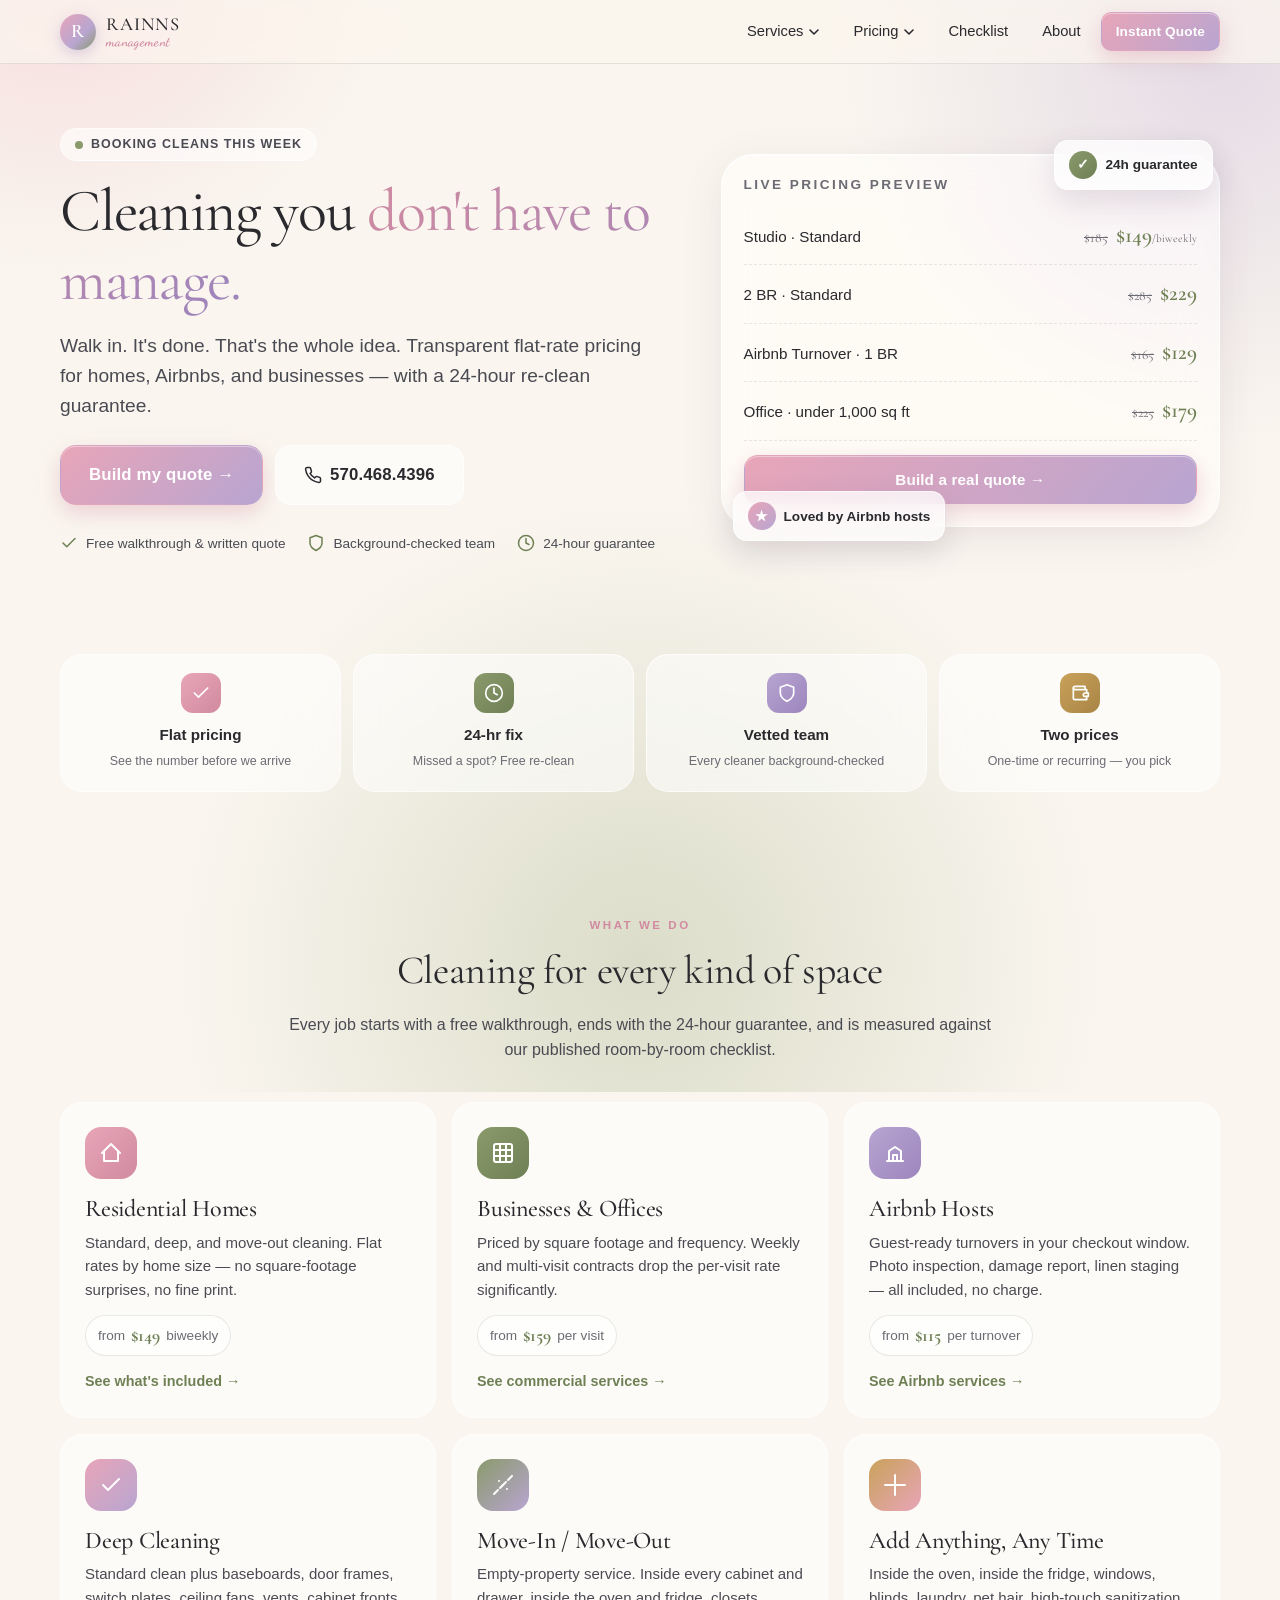
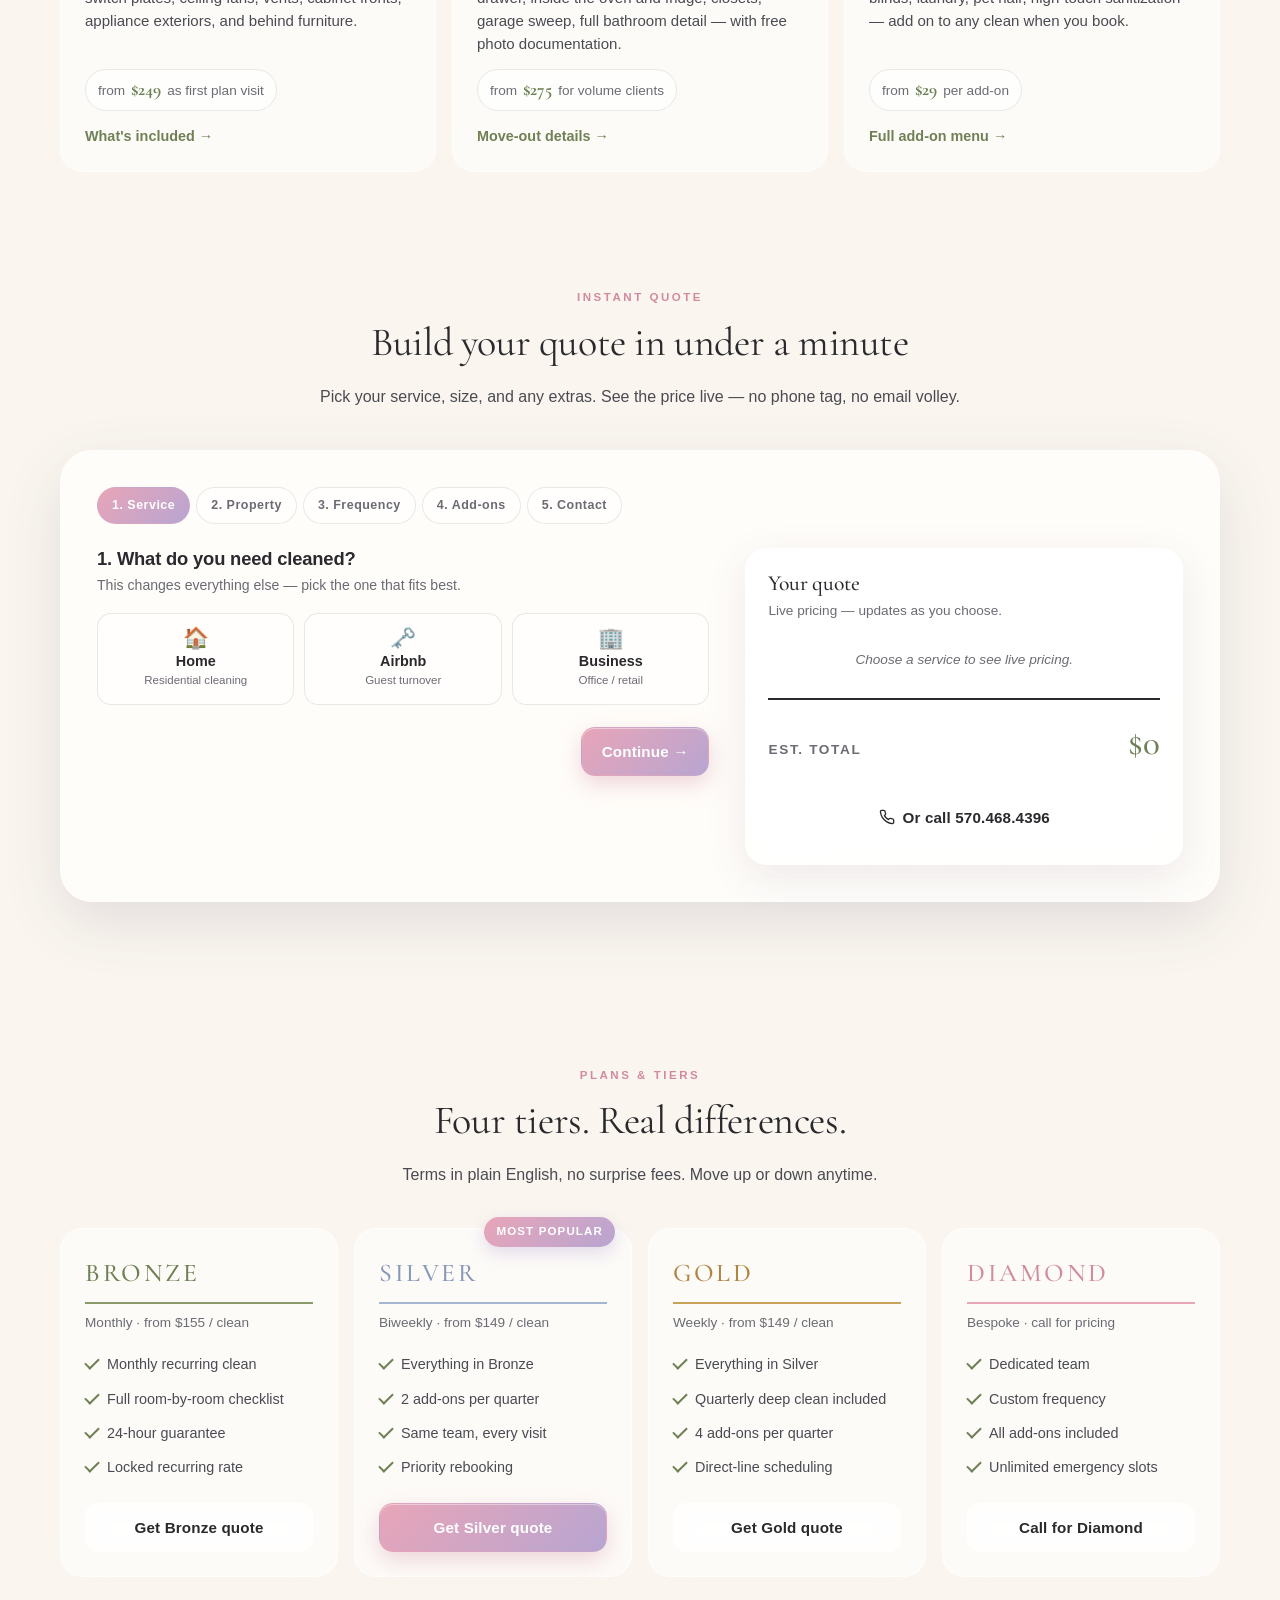
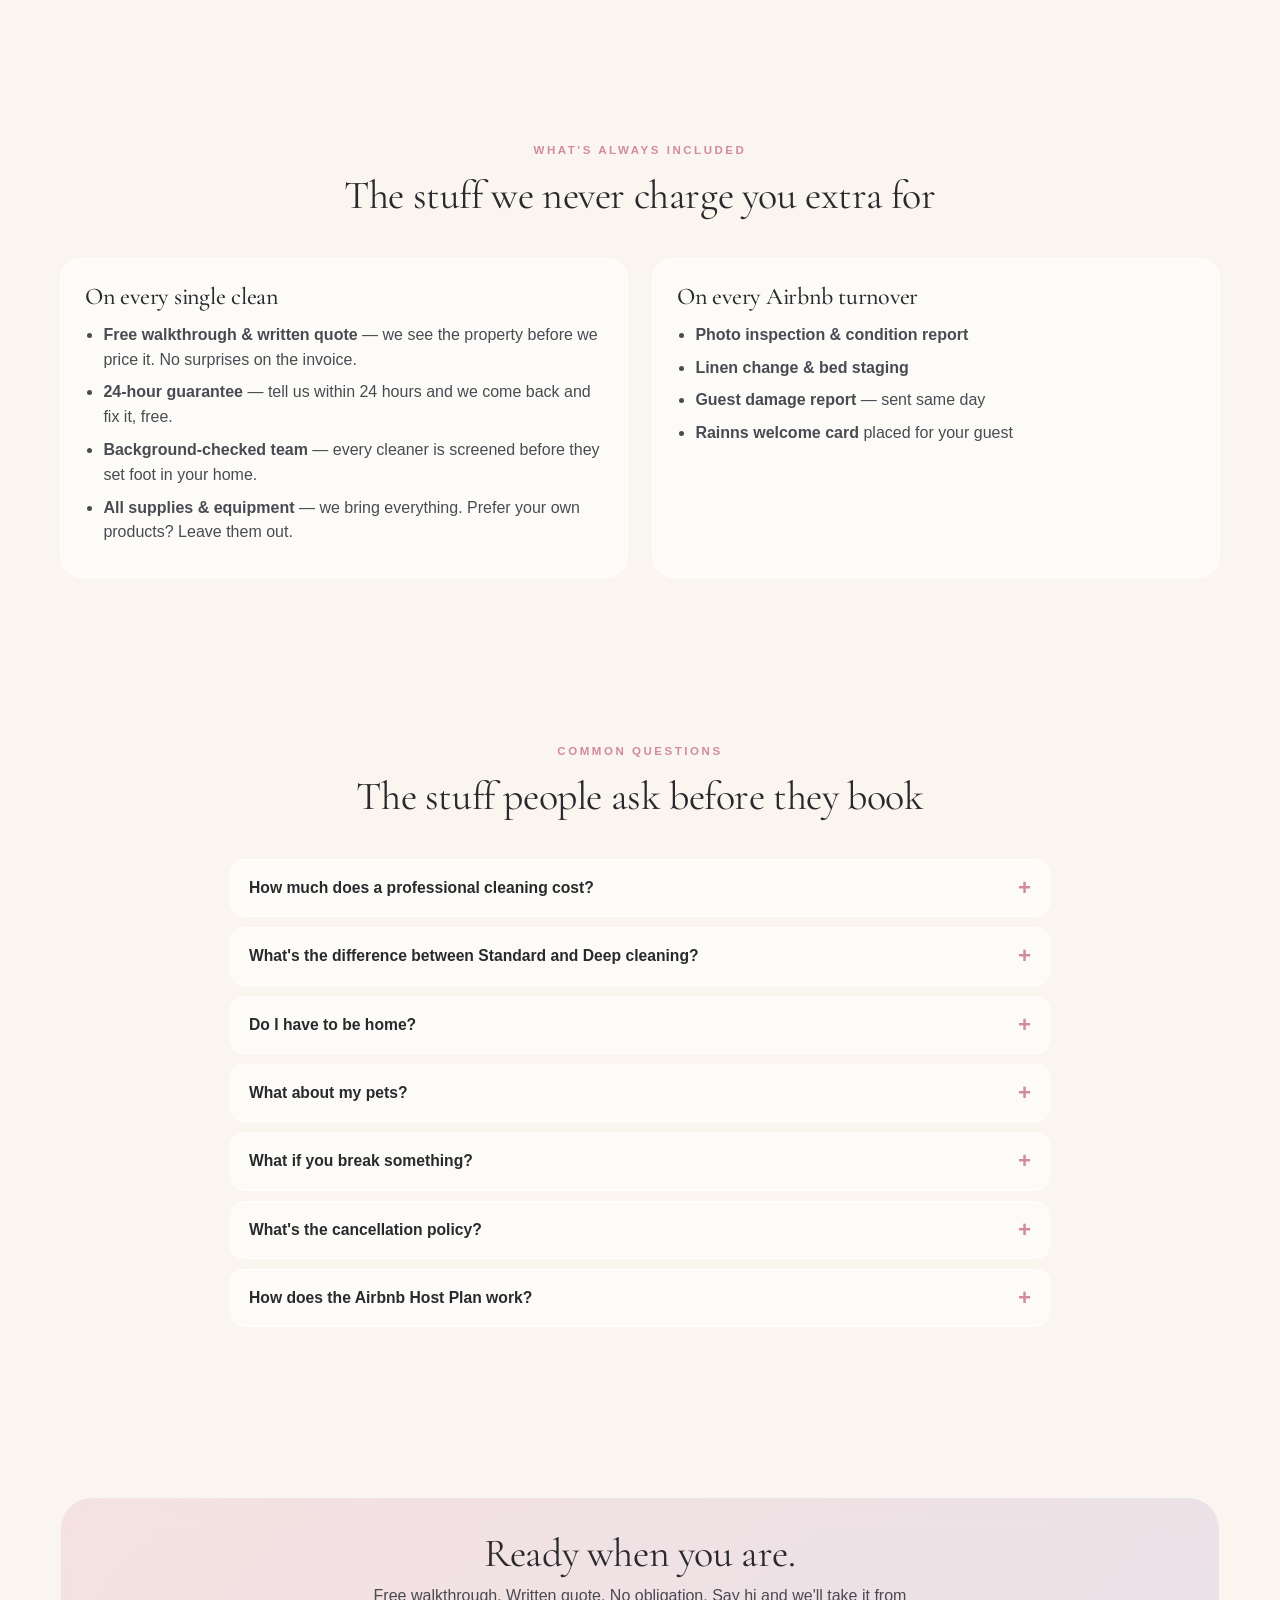
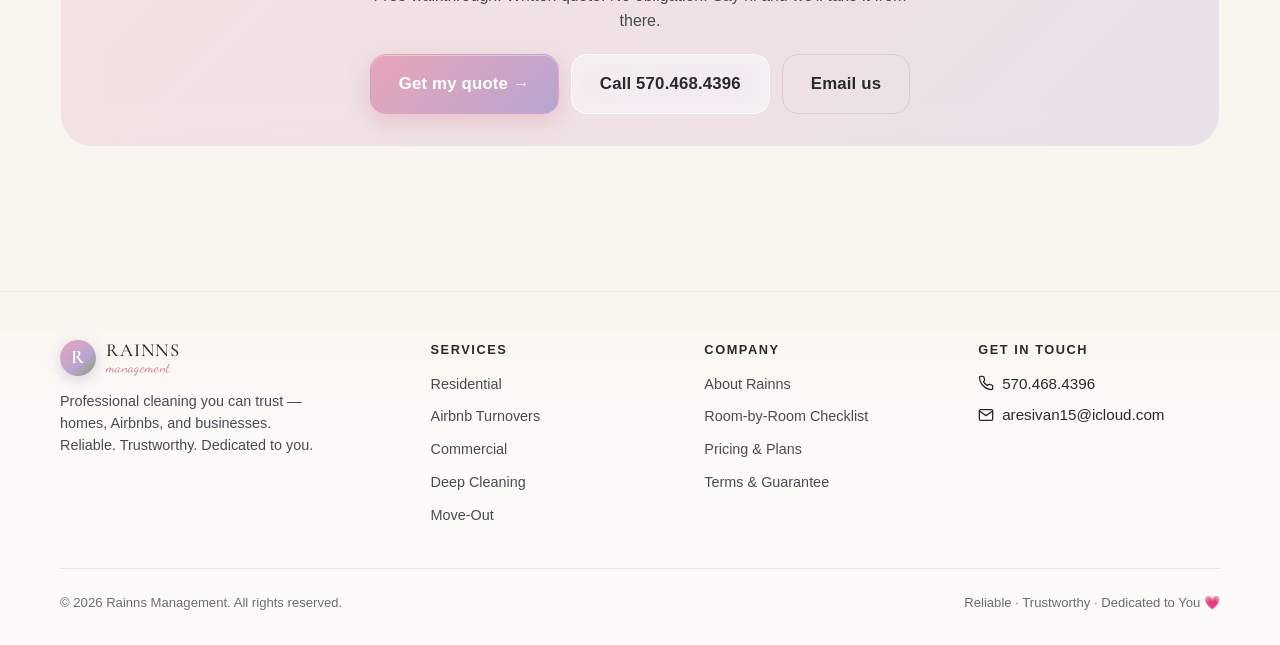
<file: index.html>
<!doctype html>
<html lang="en">
<head>
<meta charset="utf-8">
<meta name="viewport" content="width=device-width,initial-scale=1,viewport-fit=cover">
<meta name="theme-color" content="#faf6ef">
<meta name="color-scheme" content="light">
<meta name="format-detection" content="telephone=yes,address=yes,email=yes">
<meta name="apple-mobile-web-app-capable" content="yes">
<meta name="apple-mobile-web-app-status-bar-style" content="default">
<meta name="apple-mobile-web-app-title" content="Rainns Management">

<title>Rainns Management — Professional Cleaning for Homes, Airbnbs & Businesses | Free Instant Quote</title>
<meta name="description" content="Rainns Management delivers professional cleaning you can trust — residential, Airbnb turnovers, and commercial contracts. Get an instant online quote with transparent pricing. Serving the community with a 24-hour guarantee.">
<meta name="keywords" content="cleaning service, house cleaning, Airbnb turnover, commercial cleaning, deep cleaning, move out cleaning, professional cleaners, Rainns Management, cleaning quote, cleaning near me">
<meta name="author" content="Rainns Management">
<meta name="robots" content="index,follow,max-image-preview:large,max-snippet:-1,max-video-preview:-1">
<link rel="canonical" href="https://rainn.io/">

<!-- Open Graph -->
<meta property="og:type" content="website">
<meta property="og:site_name" content="Rainns Management">
<meta property="og:title" content="Rainns Management — Cleaning You Don't Have to Manage">
<meta property="og:description" content="Professional cleaning for homes, Airbnbs & businesses. Instant online quote, transparent pricing, 24-hour guarantee.">
<meta property="og:url" content="https://rainn.io/">
<meta property="og:image" content="https://rainn.io/assets/og-image.png">
<meta property="og:image:width" content="1200">
<meta property="og:image:height" content="630">
<meta property="og:locale" content="en_US">

<!-- Twitter -->
<meta name="twitter:card" content="summary_large_image">
<meta name="twitter:title" content="Rainns Management — Cleaning You Don't Have to Manage">
<meta name="twitter:description" content="Professional cleaning for homes, Airbnbs & businesses. Instant online quote.">
<meta name="twitter:image" content="https://rainn.io/assets/og-image.png">

<!-- Icons -->
<link rel="icon" href="assets/favicon.svg" type="image/svg+xml">
<link rel="apple-touch-icon" href="assets/apple-touch-icon.png">
<link rel="manifest" href="assets/manifest.webmanifest">

<!-- Fonts (system-first, Google fallback preconnect) -->
<link rel="preconnect" href="https://fonts.googleapis.com">
<link rel="preconnect" href="https://fonts.gstatic.com" crossorigin>
<link href="https://fonts.googleapis.com/css2?family=Cormorant+Garamond:wght@400;500;600&family=Dancing+Script:wght@600;700&display=swap" rel="stylesheet">

<!-- Styles -->
<link rel="preload" href="assets/styles.css" as="style">
<link rel="stylesheet" href="assets/styles.css">

<!-- Structured data: LocalBusiness -->
<script type="application/ld+json">
{
  "@context":"https://schema.org",
  "@type":["LocalBusiness","HomeAndConstructionBusiness"],
  "name":"Rainns Management",
  "image":"https://rainn.io/assets/og-image.png",
  "url":"https://rainn.io/",
  "telephone":"+1-570-468-4396",
  "email":"aresivan15@icloud.com",
  "description":"Professional residential, Airbnb, and commercial cleaning services with transparent flat-rate pricing and a 24-hour guarantee.",
  "priceRange":"$$",
  "address":{"@type":"PostalAddress","addressCountry":"US"},
  "openingHoursSpecification":[
    {"@type":"OpeningHoursSpecification","dayOfWeek":["Monday","Tuesday","Wednesday","Thursday","Friday","Saturday"],"opens":"07:00","closes":"19:00"}
  ],
  "areaServed":"US",
  "makesOffer":[
    {"@type":"Offer","name":"Standard House Cleaning","priceCurrency":"USD","price":"185"},
    {"@type":"Offer","name":"Deep Cleaning","priceCurrency":"USD","price":"315"},
    {"@type":"Offer","name":"Move-Out Cleaning","priceCurrency":"USD","price":"305"},
    {"@type":"Offer","name":"Airbnb Turnover","priceCurrency":"USD","price":"135"},
    {"@type":"Offer","name":"Commercial Cleaning","priceCurrency":"USD","price":"225"}
  ],
  "aggregateRating":{"@type":"AggregateRating","ratingValue":"5.0","reviewCount":"27"}
}
</script>

<script type="application/ld+json">
{
  "@context":"https://schema.org",
  "@type":"WebSite",
  "name":"Rainns Management",
  "url":"https://rainn.io/",
  "potentialAction":{
    "@type":"SearchAction",
    "target":"https://rainn.io/services.html?q={search_term_string}",
    "query-input":"required name=search_term_string"
  }
}
</script>

<script type="application/ld+json">
{
  "@context":"https://schema.org",
  "@type":"BreadcrumbList",
  "itemListElement":[
    {"@type":"ListItem","position":1,"name":"Home","item":"https://rainn.io/"}
  ]
}
</script>

<script type="application/ld+json">
{
  "@context":"https://schema.org",
  "@type":"FAQPage",
  "mainEntity":[
    {"@type":"Question","name":"How much does professional cleaning cost?",
     "acceptedAnswer":{"@type":"Answer","text":"Standard whole-home cleaning starts at $185 for a studio. Recurring biweekly plans drop to $149 for the same home. Airbnb turnovers start at $135 (single) or $115 on a Host Plan. Commercial spaces under 1,000 sq ft start at $225 one-time or $159 on a 2–5× weekly contract."}},
    {"@type":"Question","name":"Do you offer a satisfaction guarantee?",
     "acceptedAnswer":{"@type":"Answer","text":"Yes. Report any missed area within 24 hours and we re-clean it free. Miss twice and that portion is refunded."}},
    {"@type":"Question","name":"Are your cleaners background-checked?",
     "acceptedAnswer":{"@type":"Answer","text":"Every cleaner on our team is background-checked before they set foot in your home or business."}},
    {"@type":"Question","name":"Do I need to be home during the cleaning?",
     "acceptedAnswer":{"@type":"Answer","text":"No. We use a two-hour arrival window. Keys and codes are stored securely and returned when service ends."}},
    {"@type":"Question","name":"What is included in an Airbnb turnover?",
     "acceptedAnswer":{"@type":"Answer","text":"Every turnover includes a photo inspection and condition report, linen change and bed staging, a guest damage report sent same day, and a Rainns welcome card placed for your guest — all at no extra charge."}}
  ]
}
</script>
</head>
<body>
<a class="skip" href="#main">Skip to main content</a>

<!-- ================== Header / Mega Menu ================== -->
<header class="site-header" role="banner">
  <div class="shell nav" aria-label="Primary">
    <a class="brand" href="index.html" aria-label="Rainns Management — home">
      <span class="brand-mark" aria-hidden="true">R</span>
      <span class="brand-text"><b>RAINNS</b><small>management</small></span>
    </a>

    <nav class="nav-primary" aria-label="Primary navigation">
      <div class="nav-item has-mega" aria-expanded="false">
        <button class="nav-link" aria-haspopup="true">Services
          <svg class="caret" viewBox="0 0 10 10" aria-hidden="true"><path d="M1 3l4 4 4-4" fill="none" stroke="currentColor" stroke-width="1.6" stroke-linecap="round" stroke-linejoin="round"/></svg>
        </button>
        <div class="mega" role="menu">
          <div class="mega-grid">
            <a class="mega-card blush" href="services.html#residential" role="menuitem">
              <div class="mc-title"><span class="dot"></span>Residential Cleaning</div>
              <p class="mc-desc">Standard, deep, move-in / move-out. Flat pricing by home size.</p>
            </a>
            <a class="mega-card sage" href="services.html#airbnb" role="menuitem">
              <div class="mc-title"><span class="dot"></span>Airbnb Turnovers</div>
              <p class="mc-desc">Guest-ready in your checkout window. Photo inspection every visit.</p>
            </a>
            <a class="mega-card lav" href="services.html#commercial" role="menuitem">
              <div class="mc-title"><span class="dot"></span>Commercial & Offices</div>
              <p class="mc-desc">Priced by square footage. Free walkthrough on every job.</p>
            </a>
            <a class="mega-card blush" href="services.html#deep" role="menuitem">
              <div class="mc-title"><span class="dot"></span>Deep Cleaning</div>
              <p class="mc-desc">Baseboards, vents, cabinet fronts, behind furniture.</p>
            </a>
            <a class="mega-card sage" href="services.html#move" role="menuitem">
              <div class="mc-title"><span class="dot"></span>Move-Out Cleaning</div>
              <p class="mc-desc">Inside every cabinet & drawer. Photo documentation free.</p>
            </a>
            <a class="mega-card lav" href="services.html#addons" role="menuitem">
              <div class="mc-title"><span class="dot"></span>Add-Ons</div>
              <p class="mc-desc">Ovens, fridges, windows, laundry, pet-hair treatment.</p>
            </a>
          </div>
        </div>
      </div>

      <div class="nav-item has-mega" aria-expanded="false">
        <button class="nav-link" aria-haspopup="true">Pricing
          <svg class="caret" viewBox="0 0 10 10" aria-hidden="true"><path d="M1 3l4 4 4-4" fill="none" stroke="currentColor" stroke-width="1.6" stroke-linecap="round" stroke-linejoin="round"/></svg>
        </button>
        <div class="mega" role="menu">
          <div class="mega-grid">
            <a class="mega-card blush" href="pricing.html#residential" role="menuitem">
              <div class="mc-title"><span class="dot"></span>Home Cleaning Rates</div>
              <p class="mc-desc">Standard, deep, and move-out — by bedroom count.</p>
            </a>
            <a class="mega-card sage" href="pricing.html#airbnb" role="menuitem">
              <div class="mc-title"><span class="dot"></span>Airbnb Rates</div>
              <p class="mc-desc">Single turnovers & Host Plan pricing.</p>
            </a>
            <a class="mega-card lav" href="pricing.html#commercial" role="menuitem">
              <div class="mc-title"><span class="dot"></span>Commercial Rates</div>
              <p class="mc-desc">By facility size. Weekly & multi-visit contracts.</p>
            </a>
            <a class="mega-card blush" href="pricing.html#addons" role="menuitem">
              <div class="mc-title"><span class="dot"></span>Add-On Menu</div>
              <p class="mc-desc">Ovens, fridges, blinds, windows, pet treatments.</p>
            </a>
            <a class="mega-card sage" href="pricing.html#plans" role="menuitem">
              <div class="mc-title"><span class="dot"></span>Bronze → Diamond</div>
              <p class="mc-desc">Four plan tiers. Real differences, plain English.</p>
            </a>
            <a class="mega-card lav" href="checklist.html" role="menuitem">
              <div class="mc-title"><span class="dot"></span>What We Clean</div>
              <p class="mc-desc">Room-by-room checklist for every visit.</p>
            </a>
          </div>
        </div>
      </div>

      <a class="nav-link" href="checklist.html">Checklist</a>
      <a class="nav-link" href="about.html">About</a>
      <a class="btn btn-primary btn-sm" href="#quote">Instant Quote</a>
    </nav>

    <button id="hamburger" class="hamburger" aria-label="Open menu" aria-expanded="false" aria-controls="mobileNav">
      <svg viewBox="0 0 24 24" fill="none" stroke="currentColor" stroke-width="2" stroke-linecap="round"><path d="M4 7h16M4 12h16M4 17h16"/></svg>
    </button>
  </div>

  <!-- Mobile nav -->
</header>

<div id="mobileNav" class="mobile-nav" aria-hidden="true">
    <div class="m-topbar"><button type="button" class="m-close" aria-label="Close menu"><svg viewBox="0 0 24 24" fill="none" stroke="currentColor" stroke-width="2.2" stroke-linecap="round"><path d="M6 6l12 12M18 6L6 18"/></svg></button></div>
    <details open>
      <summary>Services</summary>
      <div class="m-links">
        <a href="services.html#residential">Residential Cleaning</a>
        <a href="services.html#deep">Deep Cleaning</a>
        <a href="services.html#move">Move-Out Cleaning</a>
        <a href="services.html#airbnb">Airbnb Turnovers</a>
        <a href="services.html#commercial">Commercial & Offices</a>
        <a href="services.html#addons">Add-Ons</a>
      </div>
    </details>
    <details>
      <summary>Pricing</summary>
      <div class="m-links">
        <a href="pricing.html#residential">Home Cleaning Rates</a>
        <a href="pricing.html#airbnb">Airbnb Rates</a>
        <a href="pricing.html#commercial">Commercial Rates</a>
        <a href="pricing.html#addons">Add-On Menu</a>
        <a href="pricing.html#plans">Service Plans</a>
      </div>
    </details>
    <details>
      <summary>Company</summary>
      <div class="m-links">
        <a href="checklist.html">Room-by-Room Checklist</a>
        <a href="about.html">About Rainns</a>
        <a href="pricing.html#terms">Terms & Guarantee</a>
      </div>
    </details>
    <div class="m-cta">
      <a class="btn btn-primary" href="#quote">Get Instant Quote</a>
      <a class="btn btn-glass" href="tel:+15704684396">Call 570.468.4396</a>
    </div>
  </div>


<main id="main">

<!-- ================== HERO ================== -->
<section class="hero">
  <div class="shell hero-grid">
    <div class="hero-copy">
      <div class="badge"><span class="pulse"></span> Booking cleans this week</div>
      <h1>Cleaning you <em>don't have to manage.</em></h1>
      <p class="lead">Walk in. It's done. That's the whole idea. Transparent flat-rate pricing for homes, Airbnbs, and businesses — with a 24-hour re-clean guarantee.</p>
      <div class="hero-actions">
        <a class="btn btn-primary btn-lg" href="#quote">Build my quote →</a>
        <a class="btn btn-glass btn-lg" href="tel:+15704684396">
          <svg width="18" height="18" viewBox="0 0 24 24" fill="none" stroke="currentColor" stroke-width="2" stroke-linecap="round" stroke-linejoin="round" aria-hidden="true"><path d="M22 16.92v3a2 2 0 0 1-2.18 2 19.79 19.79 0 0 1-8.63-3.07 19.5 19.5 0 0 1-6-6 19.79 19.79 0 0 1-3.07-8.67A2 2 0 0 1 4.11 2h3a2 2 0 0 1 2 1.72c.13.96.36 1.9.7 2.81a2 2 0 0 1-.45 2.11L8.09 9.91a16 16 0 0 0 6 6l1.27-1.27a2 2 0 0 1 2.11-.45c.91.34 1.85.57 2.81.7A2 2 0 0 1 22 16.92z"/></svg>
          570.468.4396
        </a>
      </div>
      <div class="hero-trust">
        <span class="t"><svg viewBox="0 0 24 24" fill="none" stroke="currentColor" stroke-width="2" stroke-linecap="round" stroke-linejoin="round"><path d="M20 6L9 17l-5-5"/></svg> Free walkthrough & written quote</span>
        <span class="t"><svg viewBox="0 0 24 24" fill="none" stroke="currentColor" stroke-width="2" stroke-linecap="round" stroke-linejoin="round"><path d="M12 22s8-4 8-10V5l-8-3-8 3v7c0 6 8 10 8 10z"/></svg> Background-checked team</span>
        <span class="t"><svg viewBox="0 0 24 24" fill="none" stroke="currentColor" stroke-width="2" stroke-linecap="round" stroke-linejoin="round"><circle cx="12" cy="12" r="10"/><path d="M12 6v6l4 2"/></svg> 24-hour guarantee</span>
      </div>
    </div>

    <div class="hero-visual">
      <div class="glass-card hero-card">
        <h3>Live pricing preview</h3>
        <div class="price-row"><span class="label">Studio · Standard</span><span class="price"><span class="strike">$185</span>$149<small style="color:var(--muted);font-size:.7rem;font-weight:400;font-family:inherit">/biweekly</small></span></div>
        <div class="price-row"><span class="label">2 BR · Standard</span><span class="price"><span class="strike">$285</span>$229</span></div>
        <div class="price-row"><span class="label">Airbnb Turnover · 1 BR</span><span class="price"><span class="strike">$165</span>$129</span></div>
        <div class="price-row"><span class="label">Office · under 1,000 sq ft</span><span class="price"><span class="strike">$225</span>$179</span></div>
        <a href="#quote" class="btn btn-primary" style="width:100%;margin-top:14px">Build a real quote →</a>
      </div>
      <div class="floating-chip c1"><span class="ico">✓</span> 24h guarantee</div>
      <div class="floating-chip c2"><span class="ico">★</span> Loved by Airbnb hosts</div>
    </div>
  </div>
</section>

<!-- ================== FEATURE STRIP ================== -->
<section class="features" aria-label="Why Rainns">
  <div class="shell features-grid">
    <div class="feature">
      <div class="fi s1" aria-hidden="true">
        <svg width="20" height="20" viewBox="0 0 24 24" fill="none" stroke="currentColor" stroke-width="2" stroke-linecap="round" stroke-linejoin="round"><path d="M20 6L9 17l-5-5"/></svg>
      </div>
      <b>Flat pricing</b><span>See the number before we arrive</span>
    </div>
    <div class="feature">
      <div class="fi s2" aria-hidden="true">
        <svg width="20" height="20" viewBox="0 0 24 24" fill="none" stroke="currentColor" stroke-width="2" stroke-linecap="round" stroke-linejoin="round"><circle cx="12" cy="12" r="10"/><path d="M12 6v6l4 2"/></svg>
      </div>
      <b>24-hr fix</b><span>Missed a spot? Free re-clean</span>
    </div>
    <div class="feature">
      <div class="fi s3" aria-hidden="true">
        <svg width="20" height="20" viewBox="0 0 24 24" fill="none" stroke="currentColor" stroke-width="2" stroke-linecap="round" stroke-linejoin="round"><path d="M12 22s8-4 8-10V5l-8-3-8 3v7c0 6 8 10 8 10z"/></svg>
      </div>
      <b>Vetted team</b><span>Every cleaner background-checked</span>
    </div>
    <div class="feature">
      <div class="fi s4" aria-hidden="true">
        <svg width="20" height="20" viewBox="0 0 24 24" fill="none" stroke="currentColor" stroke-width="2" stroke-linecap="round" stroke-linejoin="round"><path d="M20 12V8H6a2 2 0 0 1 0-4h12v4"/><path d="M4 6v12c0 1.1.9 2 2 2h14v-4"/><path d="M18 12a2 2 0 0 0 0 4h4v-4z"/></svg>
      </div>
      <b>Two prices</b><span>One-time or recurring — you pick</span>
    </div>
  </div>
</section>

<!-- ================== SERVICES OVERVIEW ================== -->
<section id="services">
  <div class="shell">
    <div class="sec-head">
      <div class="eyebrow">What we do</div>
      <h2>Cleaning for every kind of space</h2>
      <p>Every job starts with a free walkthrough, ends with the 24-hour guarantee, and is measured against our published room-by-room checklist.</p>
    </div>

    <div class="svc-grid">
      <div class="svc a">
        <div class="svc-ico" aria-hidden="true">
          <svg width="24" height="24" viewBox="0 0 24 24" fill="none" stroke="currentColor" stroke-width="2" stroke-linecap="round" stroke-linejoin="round"><path d="M3 12l9-9 9 9"/><path d="M5 10v10h14V10"/></svg>
        </div>
        <h3>Residential Homes</h3>
        <p>Standard, deep, and move-out cleaning. Flat rates by home size — no square-footage surprises, no fine print.</p>
        <div class="from">from <b>$149</b> biweekly</div>
        <a href="services.html#residential" class="svc-cta">See what's included →</a>
      </div>

      <div class="svc b">
        <div class="svc-ico" aria-hidden="true">
          <svg width="24" height="24" viewBox="0 0 24 24" fill="none" stroke="currentColor" stroke-width="2" stroke-linecap="round" stroke-linejoin="round"><rect x="3" y="3" width="18" height="18" rx="2"/><path d="M9 3v18M15 3v18M3 9h18M3 15h18"/></svg>
        </div>
        <h3>Businesses & Offices</h3>
        <p>Priced by square footage and frequency. Weekly and multi-visit contracts drop the per-visit rate significantly.</p>
        <div class="from">from <b>$159</b> per visit</div>
        <a href="services.html#commercial" class="svc-cta">See commercial services →</a>
      </div>

      <div class="svc c">
        <div class="svc-ico" aria-hidden="true">
          <svg width="24" height="24" viewBox="0 0 24 24" fill="none" stroke="currentColor" stroke-width="2" stroke-linecap="round" stroke-linejoin="round"><path d="M4 20h16"/><path d="M6 20V10l6-4 6 4v10"/><path d="M10 20v-6h4v6"/></svg>
        </div>
        <h3>Airbnb Hosts</h3>
        <p>Guest-ready turnovers in your checkout window. Photo inspection, damage report, linen staging — all included, no charge.</p>
        <div class="from">from <b>$115</b> per turnover</div>
        <a href="services.html#airbnb" class="svc-cta">See Airbnb services →</a>
      </div>

      <div class="svc d">
        <div class="svc-ico" aria-hidden="true">
          <svg width="24" height="24" viewBox="0 0 24 24" fill="none" stroke="currentColor" stroke-width="2" stroke-linecap="round" stroke-linejoin="round"><path d="M20 6L9 17l-5-5"/></svg>
        </div>
        <h3>Deep Cleaning</h3>
        <p>Standard clean plus baseboards, door frames, switch plates, ceiling fans, vents, cabinet fronts, appliance exteriors, and behind furniture.</p>
        <div class="from">from <b>$249</b> as first plan visit</div>
        <a href="services.html#deep" class="svc-cta">What's included →</a>
      </div>

      <div class="svc e">
        <div class="svc-ico" aria-hidden="true">
          <svg width="24" height="24" viewBox="0 0 24 24" fill="none" stroke="currentColor" stroke-width="2" stroke-linecap="round" stroke-linejoin="round"><path d="M3 21l4-4M21 3l-4 4M9 15l6-6M8 8h.01M16 16h.01"/></svg>
        </div>
        <h3>Move-In / Move-Out</h3>
        <p>Empty-property service. Inside every cabinet and drawer, inside the oven and fridge, closets, garage sweep, full bathroom detail — with free photo documentation.</p>
        <div class="from">from <b>$275</b> for volume clients</div>
        <a href="services.html#move" class="svc-cta">Move-out details →</a>
      </div>

      <div class="svc f">
        <div class="svc-ico" aria-hidden="true">
          <svg width="24" height="24" viewBox="0 0 24 24" fill="none" stroke="currentColor" stroke-width="2" stroke-linecap="round" stroke-linejoin="round"><path d="M12 2v20M2 12h20"/></svg>
        </div>
        <h3>Add Anything, Any Time</h3>
        <p>Inside the oven, inside the fridge, windows, blinds, laundry, pet hair, high-touch sanitization — add on to any clean when you book.</p>
        <div class="from">from <b>$29</b> per add-on</div>
        <a href="services.html#addons" class="svc-cta">Full add-on menu →</a>
      </div>
    </div>
  </div>
</section>

<!-- ================== QUOTE CALCULATOR ================== -->
<section id="quote" style="padding-top:32px">
  <div class="shell">
    <div class="sec-head">
      <div class="eyebrow">Instant quote</div>
      <h2>Build your quote in under a minute</h2>
      <p>Pick your service, size, and any extras. See the price live — no phone tag, no email volley.</p>
    </div>

    <div id="quoteWrap" class="quote">
      <div id="qsteps" class="qsteps" aria-label="Quote steps"></div>

      <div class="quote-grid">
        <form id="quoteForm" novalidate>
          <!-- STEP 1: Service -->
          <div class="qpanel" data-step="0">
            <h3>1. What do you need cleaned?</h3>
            <p class="hint">This changes everything else — pick the one that fits best.</p>
            <div class="opt-grid">
              <label class="opt">
                <input type="radio" name="service" value="residential">
                <div class="opt-ico" aria-hidden="true">🏠</div>
                <div class="opt-label">Home</div>
                <div class="opt-sub">Residential cleaning</div>
              </label>
              <label class="opt">
                <input type="radio" name="service" value="airbnb">
                <div class="opt-ico" aria-hidden="true">🗝️</div>
                <div class="opt-label">Airbnb</div>
                <div class="opt-sub">Guest turnover</div>
              </label>
              <label class="opt">
                <input type="radio" name="service" value="commercial">
                <div class="opt-ico" aria-hidden="true">🏢</div>
                <div class="opt-label">Business</div>
                <div class="opt-sub">Office / retail</div>
              </label>
            </div>

            <div class="qnav">
              <span></span>
              <button type="button" class="btn btn-primary qnext">Continue →</button>
            </div>
          </div>

          <!-- STEP 2: Property -->
          <div class="qpanel" data-step="1">
            <h3>2. Tell us about the property</h3>
            <p class="hint">Choose the size — pricing snaps to real catalog rates.</p>

            <!-- Residential type -->
            <div class="svc-only" data-for="residential" style="display:none;margin-bottom:18px">
              <label style="display:block;font-size:.85rem;font-weight:600;color:var(--ink-2);margin-bottom:8px">Which cleaning type?</label>
              <div class="opt-grid">
                <label class="opt">
                  <input type="radio" name="restype" value="standard" checked>
                  <div class="opt-ico" aria-hidden="true">✨</div>
                  <div class="opt-label">Standard</div>
                  <div class="opt-sub">Everyday full clean</div>
                </label>
                <label class="opt">
                  <input type="radio" name="restype" value="deep">
                  <div class="opt-ico" aria-hidden="true">🧼</div>
                  <div class="opt-label">Deep Clean</div>
                  <div class="opt-sub">Baseboards, fans, vents</div>
                </label>
                <label class="opt">
                  <input type="radio" name="restype" value="move">
                  <div class="opt-ico" aria-hidden="true">📦</div>
                  <div class="opt-label">Move Out</div>
                  <div class="opt-sub">Inside cabinets, closets</div>
                </label>
              </div>
            </div>

            <!-- Bedrooms (residential + airbnb) -->
            <div class="svc-only" data-for="residential,airbnb" style="display:none">
              <label style="display:block;font-size:.85rem;font-weight:600;color:var(--ink-2);margin-bottom:8px">Property size</label>
              <div class="opt-grid">
                <label class="opt"><input type="radio" name="bedrooms" value="studio"><div class="opt-ico">🛏️</div><div class="opt-label">Studio</div><div class="opt-sub">1 bath</div></label>
                <label class="opt"><input type="radio" name="bedrooms" value="br1"><div class="opt-ico">🛏️</div><div class="opt-label">1 Bed</div><div class="opt-sub">1 bath</div></label>
                <label class="opt"><input type="radio" name="bedrooms" value="br2"><div class="opt-ico">🛏️</div><div class="opt-label">2 Bed</div><div class="opt-sub">1–2 bath</div></label>
                <label class="opt"><input type="radio" name="bedrooms" value="br3"><div class="opt-ico">🛏️</div><div class="opt-label">3 Bed</div><div class="opt-sub">2 bath</div></label>
                <label class="opt"><input type="radio" name="bedrooms" value="br4"><div class="opt-ico">🛏️</div><div class="opt-label">4 Bed</div><div class="opt-sub">2–3 bath</div></label>
                <label class="opt"><input type="radio" name="bedrooms" value="br5"><div class="opt-ico">🏛️</div><div class="opt-label">5+ / Estate</div><div class="opt-sub">Custom quote</div></label>
              </div>
            </div>

            <!-- Commercial sqft -->
            <div class="svc-only" data-for="commercial" style="display:none">
              <label style="display:block;font-size:.85rem;font-weight:600;color:var(--ink-2);margin-bottom:8px">Facility size</label>
              <div class="opt-grid two">
                <label class="opt"><input type="radio" name="size" value="sqft1000"><div class="opt-ico">🏢</div><div class="opt-label">Under 1,000 sq ft</div></label>
                <label class="opt"><input type="radio" name="size" value="sqft2500"><div class="opt-ico">🏢</div><div class="opt-label">1,000 – 2,500 sq ft</div></label>
                <label class="opt"><input type="radio" name="size" value="sqft5000"><div class="opt-ico">🏢</div><div class="opt-label">2,500 – 5,000 sq ft</div></label>
                <label class="opt"><input type="radio" name="size" value="sqft10k"><div class="opt-ico">🏢</div><div class="opt-label">5,000 – 10,000 sq ft</div><div class="opt-sub">Custom quote</div></label>
                <label class="opt" style="grid-column:span 2"><input type="radio" name="size" value="sqft10kp"><div class="opt-ico">🏭</div><div class="opt-label">Over 10,000 sq ft</div><div class="opt-sub">Free walkthrough required</div></label>
              </div>
            </div>

            <div class="qnav">
              <button type="button" class="btn btn-ghost qback">← Back</button>
              <button type="button" class="btn btn-primary qnext">Continue →</button>
            </div>
          </div>

          <!-- STEP 3: Frequency / Plan -->
          <div class="qpanel" data-step="2">
            <h3>3. How often?</h3>
            <p class="hint">Recurring plans always beat one-time pricing — a maintained space takes less time to clean.</p>

            <div class="svc-only" data-for="residential" style="display:none">
              <div class="opt-grid">
                <label class="opt"><input type="radio" name="frequency" value="once" checked><div class="opt-ico">1️⃣</div><div class="opt-label">One-time</div><div class="opt-sub">No commitment</div></label>
                <label class="opt"><input type="radio" name="frequency" value="weekly"><div class="opt-ico">📅</div><div class="opt-label">Weekly</div><div class="opt-sub">Best rate</div></label>
                <label class="opt"><input type="radio" name="frequency" value="biweekly"><div class="opt-ico">📆</div><div class="opt-label">Biweekly</div><div class="opt-sub">Most popular</div></label>
                <label class="opt" style="grid-column:span 3"><input type="radio" name="frequency" value="monthly"><div class="opt-ico">🗓️</div><div class="opt-label">Monthly</div><div class="opt-sub">Between deep cleans</div></label>
              </div>
            </div>

            <div class="svc-only" data-for="airbnb" style="display:none">
              <div class="check-list">
                <label class="check">
                  <input type="checkbox" id="hostPlan">
                  <span class="c-label">Host Plan pricing<br><small style="color:var(--muted);font-weight:400">Standing arrangement · calendar access · priority scheduling</small></span>
                  <span class="c-price">Save 20%+</span>
                </label>
                <label class="check">
                  <input type="checkbox" id="emergency">
                  <span class="c-label">Same-day / emergency turnover<br><small style="color:var(--muted);font-weight:400">Subject to availability</small></span>
                  <span class="c-price">+25%</span>
                </label>
              </div>
            </div>

            <div class="svc-only" data-for="commercial" style="display:none">
              <label class="check" style="margin-bottom:12px">
                <input type="checkbox" id="contract">
                <span class="c-label">Service contract (6+ months)<br><small style="color:var(--muted);font-weight:400">Contract rates apply per visit, huge savings.</small></span>
                <span class="c-price">Save 25%+</span>
              </label>
              <div id="contractFreqWrap" style="display:none">
                <label style="display:block;font-size:.85rem;font-weight:600;color:var(--ink-2);margin:14px 0 8px">Contract frequency</label>
                <div class="opt-grid two">
                  <label class="opt"><input type="radio" name="contractFreq" value="weekly" checked><div class="opt-ico">📅</div><div class="opt-label">Weekly</div></label>
                  <label class="opt"><input type="radio" name="contractFreq" value="multi"><div class="opt-ico">📆</div><div class="opt-label">2–5× weekly</div></label>
                </div>
              </div>
            </div>

            <div class="qnav">
              <button type="button" class="btn btn-ghost qback">← Back</button>
              <button type="button" class="btn btn-primary qnext">Continue →</button>
            </div>
          </div>

          <!-- STEP 4: Add-ons -->
          <div class="qpanel" data-step="3">
            <h3>4. Add anything, any time</h3>
            <p class="hint">Tap to add. Prices drop when you're on a recurring plan.</p>

            <!-- Residential add-ons -->
            <div class="svc-only" data-for="residential" style="display:none">
              <h4 style="margin:14px 0 8px;font-size:.85rem;text-transform:uppercase;letter-spacing:.1em;color:var(--blush-2);font-weight:700;font-family:inherit">Kitchen & appliances</h4>
              <div class="check-list">
                <label class="check"><input type="checkbox" class="addon-check" value="fridge"><span class="c-label">Inside refrigerator</span><span class="c-price"><s>$65</s>$49</span></label>
                <label class="check"><input type="checkbox" class="addon-check" value="oven"><span class="c-label">Inside oven</span><span class="c-price"><s>$70</s>$55</span></label>
                <label class="check"><input type="checkbox" class="addon-check" value="freezer"><span class="c-label">Inside freezer</span><span class="c-price"><s>$45</s>$35</span></label>
                <label class="check"><input type="checkbox" class="addon-check" value="cabFront"><span class="c-label">Cabinet fronts</span><span class="c-price"><s>$65</s>$49</span></label>
                <label class="check"><input type="checkbox" class="addon-check" value="cabInt"><span class="c-label">Cabinet interiors (emptied)</span><span class="c-price"><s>$85</s>$69</span></label>
                <label class="check"><input type="checkbox" class="addon-check" value="hood"><span class="c-label">Range hood degrease</span><span class="c-price"><s>$55</s>$45</span></label>
                <label class="check"><input type="checkbox" class="addon-check" value="dishes"><span class="c-label">Dishwashing</span><span class="c-price"><s>$35</s>$29</span></label>
                <label class="check"><input type="checkbox" class="addon-check" value="baseboards"><span class="c-label">Baseboards (whole home)</span><span class="c-price"><s>$60</s>$49</span></label>
                <label class="check"><input type="checkbox" class="addon-check" value="doors"><span class="c-label">Interior doors & frames</span><span class="c-price"><s>$45</s>$35</span></label>
                <label class="check"><input type="checkbox" class="addon-check" value="walls"><span class="c-label">Wall spot-washing</span><span class="c-price"><s>$50</s>$40</span></label>
                <label class="check"><input type="checkbox" class="addon-check" value="vents"><span class="c-label">Vents & registers</span><span class="c-price"><s>$40</s>$32</span></label>
                <label class="check"><input type="checkbox" class="addon-check" value="laundry"><span class="c-label">Laundry (per load)</span><span class="c-price"><s>$45</s>$35</span></label>
                <label class="check"><input type="checkbox" class="addon-check" value="petHair"><span class="c-label">Pet hair removal</span><span class="c-price"><s>$75</s>$59</span></label>
                <label class="check"><input type="checkbox" class="addon-check" value="petOdor"><span class="c-label">Pet odor treatment</span><span class="c-price"><s>$85</s>$69</span></label>
                <label class="check"><input type="checkbox" class="addon-check" value="sanitize"><span class="c-label">High-touch sanitization</span><span class="c-price"><s>$95</s>$75</span></label>
              </div>

              <h4 style="margin:20px 0 8px;font-size:.85rem;text-transform:uppercase;letter-spacing:.1em;color:var(--blush-2);font-weight:700;font-family:inherit">Per-unit add-ons</h4>
              <div class="check-list">
                <div class="check" style="cursor:default">
                  <span class="c-label">Interior windows<br><small style="color:var(--muted);font-weight:400">$10–$12 each</small></span>
                  <div class="qty" data-key="windows"><button type="button" class="q-minus" aria-label="Fewer windows">−</button><input type="number" min="0" max="99" value="0" aria-label="Number of windows"><button type="button" class="q-plus" aria-label="More windows">+</button></div>
                </div>
                <div class="check" style="cursor:default">
                  <span class="c-label">Ceiling fans<br><small style="color:var(--muted);font-weight:400">$15–$18 each</small></span>
                  <div class="qty" data-key="fans"><button type="button" class="q-minus" aria-label="Fewer fans">−</button><input type="number" min="0" max="99" value="0" aria-label="Number of fans"><button type="button" class="q-plus" aria-label="More fans">+</button></div>
                </div>
                <div class="check" style="cursor:default">
                  <span class="c-label">Blinds<br><small style="color:var(--muted);font-weight:400">$12–$15 per set</small></span>
                  <div class="qty" data-key="blinds"><button type="button" class="q-minus" aria-label="Fewer sets of blinds">−</button><input type="number" min="0" max="99" value="0" aria-label="Sets of blinds"><button type="button" class="q-plus" aria-label="More sets of blinds">+</button></div>
                </div>
              </div>
            </div>

            <!-- Airbnb add-ons -->
            <div class="svc-only" data-for="airbnb" style="display:none">
              <p style="font-size:.9rem;color:var(--ink-2);margin-bottom:12px">✓ Photo inspection, linen change, damage report, and welcome card are included in every turnover — no charge.</p>
              <div class="check-list">
                <label class="check"><input type="checkbox" class="abnb-check" value="laundryOn"><span class="c-label">Laundry — on-site<br><small style="color:var(--muted);font-weight:400">Your machines, per turnover</small></span><span class="c-price">$45</span></label>
                <label class="check"><input type="checkbox" class="abnb-check" value="laundryOff"><span class="c-label">Laundry — off-site pickup<br><small style="color:var(--muted);font-weight:400">Includes transport, per load</small></span><span class="c-price">$65</span></label>
                <label class="check"><input type="checkbox" class="abnb-check" value="restock"><span class="c-label">Consumables restocking<br><small style="color:var(--muted);font-weight:400">Plus supplies at receipt cost</small></span><span class="c-price">$35</span></label>
                <label class="check"><input type="checkbox" class="abnb-check" value="hottub"><span class="c-label">Hot tub visual inspection<br><small style="color:var(--muted);font-weight:400">Clarity, level, lid, debris</small></span><span class="c-price">$20</span></label>
                <label class="check"><input type="checkbox" class="abnb-check" value="walkthrough"><span class="c-label">Property walkthrough<br><small style="color:var(--muted);font-weight:400">Off-cycle, no clean</small></span><span class="c-price">$30</span></label>
              </div>
            </div>

            <!-- Commercial add-ons -->
            <div class="svc-only" data-for="commercial" style="display:none">
              <div class="check-list">
                <label class="check"><input type="checkbox" class="comm-check" value="breakroom"><span class="c-label">Break room / kitchenette detail</span><span class="c-price">$75</span></label>
                <div class="check" style="cursor:default">
                  <span class="c-label">Interior windows<br><small style="color:var(--muted);font-weight:400">$10 each</small></span>
                  <div class="qty" data-key="windows" data-group="comm"><button type="button" class="q-minus" aria-label="Fewer windows">−</button><input type="number" min="0" max="999" value="0" aria-label="Windows"><button type="button" class="q-plus" aria-label="More windows">+</button></div>
                </div>
                <div class="check" style="cursor:default">
                  <span class="c-label">Restroom deep sanitization<br><small style="color:var(--muted);font-weight:400">$95 per restroom</small></span>
                  <div class="qty" data-key="restroom" data-group="comm"><button type="button" class="q-minus" aria-label="Fewer restrooms">−</button><input type="number" min="0" max="99" value="0" aria-label="Restrooms"><button type="button" class="q-plus" aria-label="More restrooms">+</button></div>
                </div>
              </div>
              <p style="font-size:.85rem;color:var(--muted);margin-top:14px">Floor stripping & waxing, carpet extraction, disinfection fogging, and day-porter coverage are quoted after a free walkthrough.</p>
            </div>

            <div class="qnav">
              <button type="button" class="btn btn-ghost qback">← Back</button>
              <button type="button" class="btn btn-primary qnext">Continue →</button>
            </div>
          </div>

          <!-- STEP 5: Contact -->
          <div class="qpanel" data-step="4">
            <h3>5. Send your quote</h3>
            <p class="hint">We'll confirm availability and email your written quote. No spam, no upsell calls.</p>

            <div class="two-col">
              <div class="field"><label for="f_name">Full name *</label><input id="f_name" type="text" autocomplete="name" required></div>
              <div class="field"><label for="f_phone">Phone *</label><input id="f_phone" type="tel" autocomplete="tel" inputmode="tel" required></div>
            </div>
            <div class="field"><label for="f_email">Email *</label><input id="f_email" type="email" autocomplete="email" inputmode="email" required></div>
            <div class="field"><label for="f_address">Property address</label><input id="f_address" type="text" autocomplete="street-address"></div>
            <div class="field"><label for="f_date">Preferred date</label><input id="f_date" type="date"></div>
            <div class="field"><label for="f_notes">Anything we should know?</label><textarea id="f_notes" placeholder="Pets, gate codes, entry method, allergies to certain products…"></textarea></div>

            <div class="qnav">
              <button type="button" class="btn btn-ghost qback">← Back</button>
              <button type="submit" class="btn btn-primary btn-lg">Send my quote →</button>
            </div>

            <div id="quoteDone" class="hidden" style="margin-top:20px;padding:16px 18px;background:rgba(138,154,107,.15);border:1px solid rgba(138,154,107,.35);border-radius:12px;color:var(--sage-2);font-weight:600">
              ✓ Your email app should have opened with everything filled in. If nothing happened, call us at <a href="tel:+15704684396">570.468.4396</a>.
            </div>
          </div>
        </form>

        <!-- SUMMARY -->
        <aside class="summary" aria-live="polite">
          <h3>Your quote</h3>
          <p class="sub">Live pricing — updates as you choose.</p>
          <div id="summaryBody"><div class="empty">Choose a service to see live pricing.</div></div>
          <div class="total">
            <span class="lbl" id="totalLabel">Est. total</span>
            <span class="val" id="totalValue">$0</span>
          </div>
          <div id="discNote" class="disc"></div>
          <a href="tel:+15704684396" class="btn btn-glass" style="width:100%;margin-top:16px">
            <svg width="16" height="16" viewBox="0 0 24 24" fill="none" stroke="currentColor" stroke-width="2" stroke-linecap="round" stroke-linejoin="round" aria-hidden="true"><path d="M22 16.92v3a2 2 0 0 1-2.18 2 19.79 19.79 0 0 1-8.63-3.07 19.5 19.5 0 0 1-6-6 19.79 19.79 0 0 1-3.07-8.67A2 2 0 0 1 4.11 2h3a2 2 0 0 1 2 1.72c.13.96.36 1.9.7 2.81a2 2 0 0 1-.45 2.11L8.09 9.91a16 16 0 0 0 6 6l1.27-1.27a2 2 0 0 1 2.11-.45c.91.34 1.85.57 2.81.7A2 2 0 0 1 22 16.92z"/></svg>
            Or call 570.468.4396
          </a>
        </aside>
      </div>
    </div>
  </div>
</section>

<!-- ================== PLANS ================== -->
<section id="plans">
  <div class="shell">
    <div class="sec-head">
      <div class="eyebrow">Plans & tiers</div>
      <h2>Four tiers. Real differences.</h2>
      <p>Terms in plain English, no surprise fees. Move up or down anytime.</p>
    </div>

    <div class="plans-grid">
      <div class="plan bronze">
        <div class="tier">BRONZE</div>
        <div class="cadence">Monthly · from $155 / clean</div>
        <ul>
          <li>Monthly recurring clean</li>
          <li>Full room-by-room checklist</li>
          <li>24-hour guarantee</li>
          <li>Locked recurring rate</li>
        </ul>
        <a href="#quote" class="btn btn-glass">Get Bronze quote</a>
      </div>

      <div class="plan silver">
        <span class="popular">Most popular</span>
        <div class="tier">SILVER</div>
        <div class="cadence">Biweekly · from $149 / clean</div>
        <ul>
          <li>Everything in Bronze</li>
          <li>2 add-ons per quarter</li>
          <li>Same team, every visit</li>
          <li>Priority rebooking</li>
        </ul>
        <a href="#quote" class="btn btn-primary">Get Silver quote</a>
      </div>

      <div class="plan gold">
        <div class="tier">GOLD</div>
        <div class="cadence">Weekly · from $149 / clean</div>
        <ul>
          <li>Everything in Silver</li>
          <li>Quarterly deep clean included</li>
          <li>4 add-ons per quarter</li>
          <li>Direct-line scheduling</li>
        </ul>
        <a href="#quote" class="btn btn-glass">Get Gold quote</a>
      </div>

      <div class="plan diamond">
        <div class="tier">DIAMOND</div>
        <div class="cadence">Bespoke · call for pricing</div>
        <ul>
          <li>Dedicated team</li>
          <li>Custom frequency</li>
          <li>All add-ons included</li>
          <li>Unlimited emergency slots</li>
        </ul>
        <a href="tel:+15704684396" class="btn btn-glass">Call for Diamond</a>
      </div>
    </div>
  </div>
</section>

<!-- ================== ALWAYS INCLUDED ================== -->
<section>
  <div class="shell">
    <div class="sec-head">
      <div class="eyebrow">What's always included</div>
      <h2>The stuff we never charge you extra for</h2>
    </div>
    <div class="two-panel">
      <div class="panel">
        <h3>On every single clean</h3>
        <ul>
          <li><strong>Free walkthrough & written quote</strong> — we see the property before we price it. No surprises on the invoice.</li>
          <li><strong>24-hour guarantee</strong> — tell us within 24 hours and we come back and fix it, free.</li>
          <li><strong>Background-checked team</strong> — every cleaner is screened before they set foot in your home.</li>
          <li><strong>All supplies & equipment</strong> — we bring everything. Prefer your own products? Leave them out.</li>
        </ul>
      </div>
      <div class="panel">
        <h3>On every Airbnb turnover</h3>
        <ul>
          <li><strong>Photo inspection & condition report</strong></li>
          <li><strong>Linen change & bed staging</strong></li>
          <li><strong>Guest damage report</strong> — sent same day</li>
          <li><strong>Rainns welcome card</strong> placed for your guest</li>
        </ul>
      </div>
    </div>
  </div>
</section>

<!-- ================== FAQ ================== -->
<section id="faq">
  <div class="shell">
    <div class="sec-head">
      <div class="eyebrow">Common questions</div>
      <h2>The stuff people ask before they book</h2>
    </div>
    <div class="faq">
      <details>
        <summary>How much does a professional cleaning cost?</summary>
        <p>Standard whole-home cleaning starts at $185 for a studio. Recurring biweekly plans drop the same clean to $149 — a maintained home takes less time to clean, so we pass the savings back. Airbnb turnovers start at $135 single or $115 on a Host Plan. Commercial spaces under 1,000 sq ft start at $225 one-time or $159 on a 2–5× weekly contract. Use the instant quote above for exact numbers.</p>
      </details>
      <details>
        <summary>What's the difference between Standard and Deep cleaning?</summary>
        <p>Standard covers everything on our published room-by-room checklist. Deep adds baseboards, door frames, switch plates, interior windows and sills, ceiling fans, vents, cabinet fronts, appliance exteriors, and behind movable furniture. If your home hasn't been professionally cleaned in 90+ days, we start with a Deep and then move onto Standard.</p>
      </details>
      <details>
        <summary>Do I have to be home?</summary>
        <p>No. We use a two-hour arrival window and store any keys or codes securely, returned when service ends. If we cannot get in and no entry method was provided, the visit is billed at 50%.</p>
      </details>
      <details>
        <summary>What about my pets?</summary>
        <p>Happy to work around them — please secure any pet aggressive toward strangers. Pet waste, litter boxes, and aquariums are handled as add-ons.</p>
      </details>
      <details>
        <summary>What if you break something?</summary>
        <p>You hear it from us the same day, in writing, with a photo. We carry general liability insurance. Please secure valuables before any visit.</p>
      </details>
      <details>
        <summary>What's the cancellation policy?</summary>
        <p>Free with 24+ hours' notice. Inside 24 hours, 50% of the fee applies. If <em>we</em> cancel inside 24 hours without an emergency, your next clean is half off.</p>
      </details>
      <details>
        <summary>How does the Airbnb Host Plan work?</summary>
        <p>Host Plan requires a standing arrangement with calendar access, and puts you ahead of one-time bookings in the schedule. Rates are ~20% lower per turnover than single bookings, and same-day emergency slots are prioritized.</p>
      </details>
    </div>
  </div>
</section>

<!-- ================== CTA ================== -->
<section>
  <div class="shell">
    <div class="cta-band">
      <h2>Ready when you are.</h2>
      <p>Free walkthrough. Written quote. No obligation. Say hi and we'll take it from there.</p>
      <div class="cta-row">
        <a class="btn btn-primary btn-lg" href="#quote">Get my quote →</a>
        <a class="btn btn-glass btn-lg" href="tel:+15704684396">Call 570.468.4396</a>
        <a class="btn btn-ghost btn-lg" href="mailto:aresivan15@icloud.com">Email us</a>
      </div>
    </div>
  </div>
</section>
</main>

<!-- ================== FOOTER ================== -->
<footer class="site-footer">
  <div class="shell">
    <div class="foot-grid">
      <div class="foot-col foot-brand">
        <div class="brand" style="margin-bottom:14px">
          <span class="brand-mark">R</span>
          <span class="brand-text"><b>RAINNS</b><small>management</small></span>
        </div>
        <p>Professional cleaning you can trust — homes, Airbnbs, and businesses. Reliable. Trustworthy. Dedicated to you.</p>
      </div>
      <div class="foot-col">
        <h5>Services</h5>
        <ul>
          <li><a href="services.html#residential">Residential</a></li>
          <li><a href="services.html#airbnb">Airbnb Turnovers</a></li>
          <li><a href="services.html#commercial">Commercial</a></li>
          <li><a href="services.html#deep">Deep Cleaning</a></li>
          <li><a href="services.html#move">Move-Out</a></li>
        </ul>
      </div>
      <div class="foot-col">
        <h5>Company</h5>
        <ul>
          <li><a href="about.html">About Rainns</a></li>
          <li><a href="checklist.html">Room-by-Room Checklist</a></li>
          <li><a href="pricing.html">Pricing & Plans</a></li>
          <li><a href="pricing.html#terms">Terms & Guarantee</a></li>
        </ul>
      </div>
      <div class="foot-col foot-contact">
        <h5>Get in touch</h5>
        <a href="tel:+15704684396">
          <svg width="16" height="16" viewBox="0 0 24 24" fill="none" stroke="currentColor" stroke-width="2" stroke-linecap="round" stroke-linejoin="round"><path d="M22 16.92v3a2 2 0 0 1-2.18 2 19.79 19.79 0 0 1-8.63-3.07 19.5 19.5 0 0 1-6-6 19.79 19.79 0 0 1-3.07-8.67A2 2 0 0 1 4.11 2h3a2 2 0 0 1 2 1.72c.13.96.36 1.9.7 2.81a2 2 0 0 1-.45 2.11L8.09 9.91a16 16 0 0 0 6 6l1.27-1.27a2 2 0 0 1 2.11-.45c.91.34 1.85.57 2.81.7A2 2 0 0 1 22 16.92z"/></svg>
          570.468.4396
        </a><br>
        <a href="mailto:aresivan15@icloud.com">
          <svg width="16" height="16" viewBox="0 0 24 24" fill="none" stroke="currentColor" stroke-width="2" stroke-linecap="round" stroke-linejoin="round"><path d="M4 4h16c1.1 0 2 .9 2 2v12c0 1.1-.9 2-2 2H4c-1.1 0-2-.9-2-2V6c0-1.1.9-2 2-2z"/><path d="M22 6l-10 7L2 6"/></svg>
          aresivan15@icloud.com
        </a>
      </div>
    </div>
    <div class="foot-bottom">
      <span>© <span id="yr">2026</span> Rainns Management. All rights reserved.</span>
      <span>Reliable · Trustworthy · Dedicated to You 💗</span>
    </div>
  </div>
</footer>

<script src="assets/app.js" defer></script>
</body>
</html>
</file>
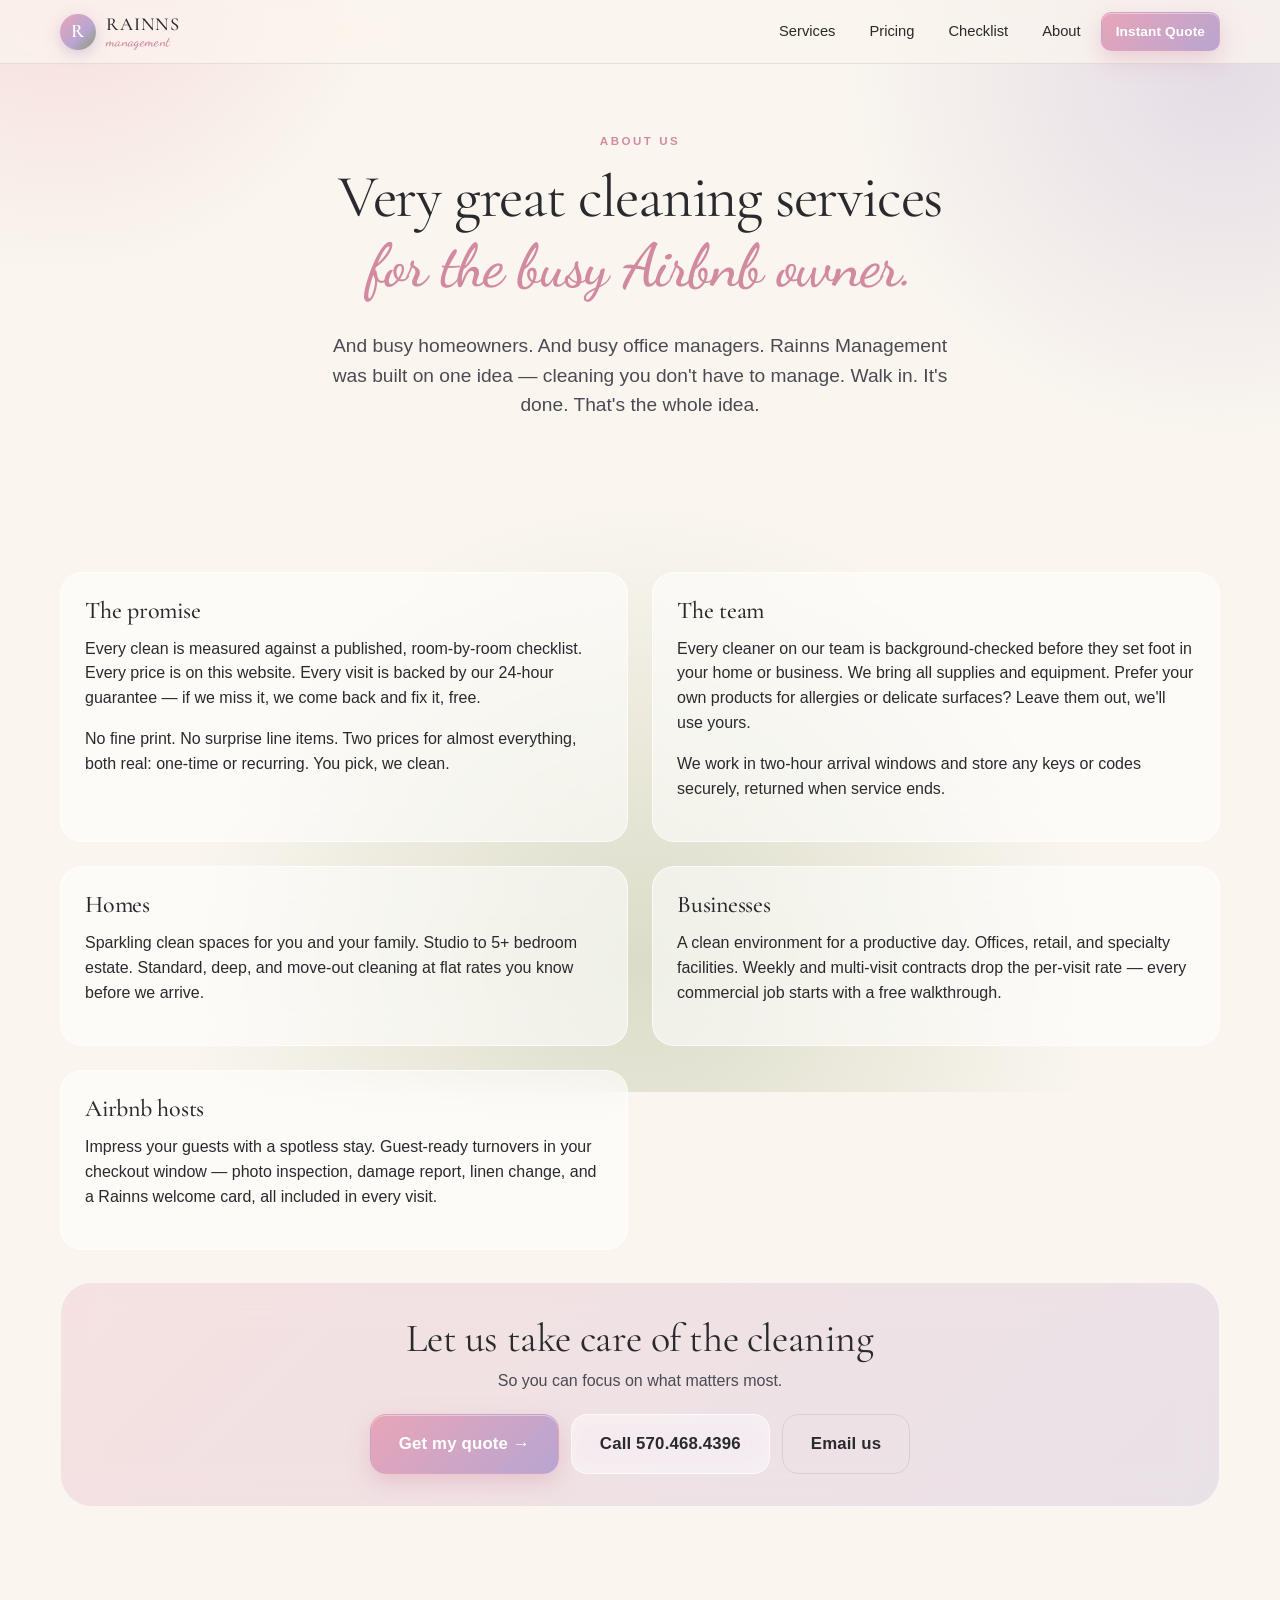
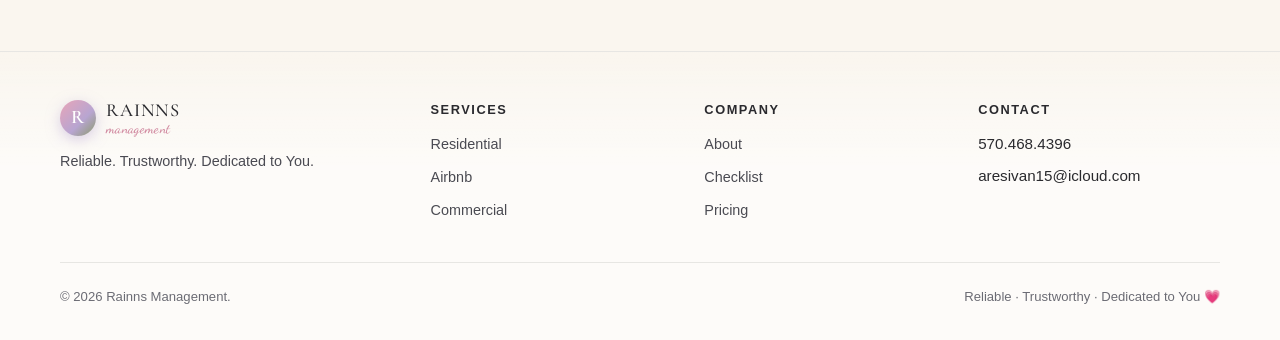
<file: about.html>
<!doctype html>
<html lang="en">
<head>
<meta charset="utf-8">
<meta name="viewport" content="width=device-width,initial-scale=1,viewport-fit=cover">
<meta name="theme-color" content="#faf6ef">
<title>About Rainns Management — Cleaning You Can Trust</title>
<meta name="description" content="About Rainns Management: professional cleaning built on transparent pricing, a background-checked team, and a 24-hour re-clean guarantee. Reliable. Trustworthy. Dedicated to you.">
<meta name="robots" content="index,follow">
<link rel="canonical" href="https://rainn.io/about.html">
<meta property="og:type" content="website">
<meta property="og:title" content="About Rainns Management">
<meta property="og:description" content="Reliable. Trustworthy. Dedicated to you.">
<meta property="og:url" content="https://rainn.io/about.html">
<meta property="og:image" content="https://rainn.io/assets/og-image.png">
<link rel="icon" href="assets/favicon.svg" type="image/svg+xml">
<link rel="apple-touch-icon" href="assets/apple-touch-icon.png">
<link rel="manifest" href="assets/manifest.webmanifest">
<link rel="preconnect" href="https://fonts.googleapis.com">
<link rel="preconnect" href="https://fonts.gstatic.com" crossorigin>
<link href="https://fonts.googleapis.com/css2?family=Cormorant+Garamond:wght@400;500;600&family=Dancing+Script:wght@600;700&display=swap" rel="stylesheet">
<link rel="stylesheet" href="assets/styles.css">
<script type="application/ld+json">
{"@context":"https://schema.org","@type":"AboutPage","name":"About Rainns Management","url":"https://rainn.io/about.html","mainEntity":{"@type":"Organization","name":"Rainns Management","telephone":"+1-570-468-4396","email":"aresivan15@icloud.com"}}
</script>
</head>
<body>
<a class="skip" href="#main">Skip to main content</a>
<header class="site-header">
  <div class="shell nav">
    <a class="brand" href="index.html"><span class="brand-mark">R</span><span class="brand-text"><b>RAINNS</b><small>management</small></span></a>
    <nav class="nav-primary">
      <a class="nav-link" href="services.html">Services</a>
      <a class="nav-link" href="pricing.html">Pricing</a>
      <a class="nav-link" href="checklist.html">Checklist</a>
      <a class="nav-link" href="about.html">About</a>
      <a class="btn btn-primary btn-sm" href="index.html#quote">Instant Quote</a>
    </nav>
    <button id="hamburger" class="hamburger" aria-label="Open menu" aria-expanded="false" aria-controls="mobileNav">
      <svg viewBox="0 0 24 24" fill="none" stroke="currentColor" stroke-width="2" stroke-linecap="round"><path d="M4 7h16M4 12h16M4 17h16"/></svg>
    </button>
  </div>
</header>

<div id="mobileNav" class="mobile-nav" aria-hidden="true">
    <div class="m-topbar"><button type="button" class="m-close" aria-label="Close menu"><svg viewBox="0 0 24 24" fill="none" stroke="currentColor" stroke-width="2.2" stroke-linecap="round"><path d="M6 6l12 12M18 6L6 18"/></svg></button></div>
    
    <details open><summary>Menu</summary><div class="m-links">
      <a href="services.html">Services</a><a href="pricing.html">Pricing</a><a href="checklist.html">Checklist</a><a href="about.html">About</a>
    </div></details>
    <div class="m-cta"><a class="btn btn-primary" href="index.html#quote">Get Instant Quote</a><a class="btn btn-glass" href="tel:+15704684396">Call 570.468.4396</a></div>
  </div>


<main id="main">
<section class="hero">
  <div class="shell">
    <div class="text-center" style="max-width:760px;margin:0 auto">
      <div class="eyebrow">About us</div>
      <h1>Very great cleaning services <br><span class="script">for the busy Airbnb owner.</span></h1>
      <p class="lead" style="margin:0 auto">And busy homeowners. And busy office managers. Rainns Management was built on one idea — cleaning you don't have to manage. Walk in. It's done. That's the whole idea.</p>
    </div>
  </div>
</section>

<section>
  <div class="shell">
    <div class="two-panel">
      <div class="panel">
        <h3>The promise</h3>
        <p>Every clean is measured against a published, room-by-room checklist. Every price is on this website. Every visit is backed by our 24-hour guarantee — if we miss it, we come back and fix it, free.</p>
        <p>No fine print. No surprise line items. Two prices for almost everything, both real: one-time or recurring. You pick, we clean.</p>
      </div>
      <div class="panel">
        <h3>The team</h3>
        <p>Every cleaner on our team is background-checked before they set foot in your home or business. We bring all supplies and equipment. Prefer your own products for allergies or delicate surfaces? Leave them out, we'll use yours.</p>
        <p>We work in two-hour arrival windows and store any keys or codes securely, returned when service ends.</p>
      </div>
    </div>

    <div class="two-panel mt-3">
      <div class="panel">
        <h3>Homes</h3>
        <p>Sparkling clean spaces for you and your family. Studio to 5+ bedroom estate. Standard, deep, and move-out cleaning at flat rates you know before we arrive.</p>
      </div>
      <div class="panel">
        <h3>Businesses</h3>
        <p>A clean environment for a productive day. Offices, retail, and specialty facilities. Weekly and multi-visit contracts drop the per-visit rate — every commercial job starts with a free walkthrough.</p>
      </div>
      <div class="panel">
        <h3>Airbnb hosts</h3>
        <p>Impress your guests with a spotless stay. Guest-ready turnovers in your checkout window — photo inspection, damage report, linen change, and a Rainns welcome card, all included in every visit.</p>
      </div>
    </div>

    <div class="cta-band mt-4">
      <h2>Let us take care of the cleaning</h2>
      <p>So you can focus on what matters most.</p>
      <div class="cta-row">
        <a class="btn btn-primary btn-lg" href="index.html#quote">Get my quote →</a>
        <a class="btn btn-glass btn-lg" href="tel:+15704684396">Call 570.468.4396</a>
        <a class="btn btn-ghost btn-lg" href="mailto:aresivan15@icloud.com">Email us</a>
      </div>
    </div>
  </div>
</section>
</main>

<footer class="site-footer">
  <div class="shell">
    <div class="foot-grid">
      <div class="foot-col foot-brand">
        <div class="brand" style="margin-bottom:14px"><span class="brand-mark">R</span><span class="brand-text"><b>RAINNS</b><small>management</small></span></div>
        <p>Reliable. Trustworthy. Dedicated to You.</p>
      </div>
      <div class="foot-col"><h5>Services</h5><ul>
        <li><a href="services.html#residential">Residential</a></li><li><a href="services.html#airbnb">Airbnb</a></li>
        <li><a href="services.html#commercial">Commercial</a></li>
      </ul></div>
      <div class="foot-col"><h5>Company</h5><ul>
        <li><a href="about.html">About</a></li><li><a href="checklist.html">Checklist</a></li><li><a href="pricing.html">Pricing</a></li>
      </ul></div>
      <div class="foot-col foot-contact"><h5>Contact</h5>
        <a href="tel:+15704684396">570.468.4396</a><br><a href="mailto:aresivan15@icloud.com">aresivan15@icloud.com</a>
      </div>
    </div>
    <div class="foot-bottom">
      <span>© <span id="yr">2026</span> Rainns Management.</span>
      <span>Reliable · Trustworthy · Dedicated to You 💗</span>
    </div>
  </div>
</footer>
<script src="assets/app.js" defer></script>
</body>
</html>
</file>
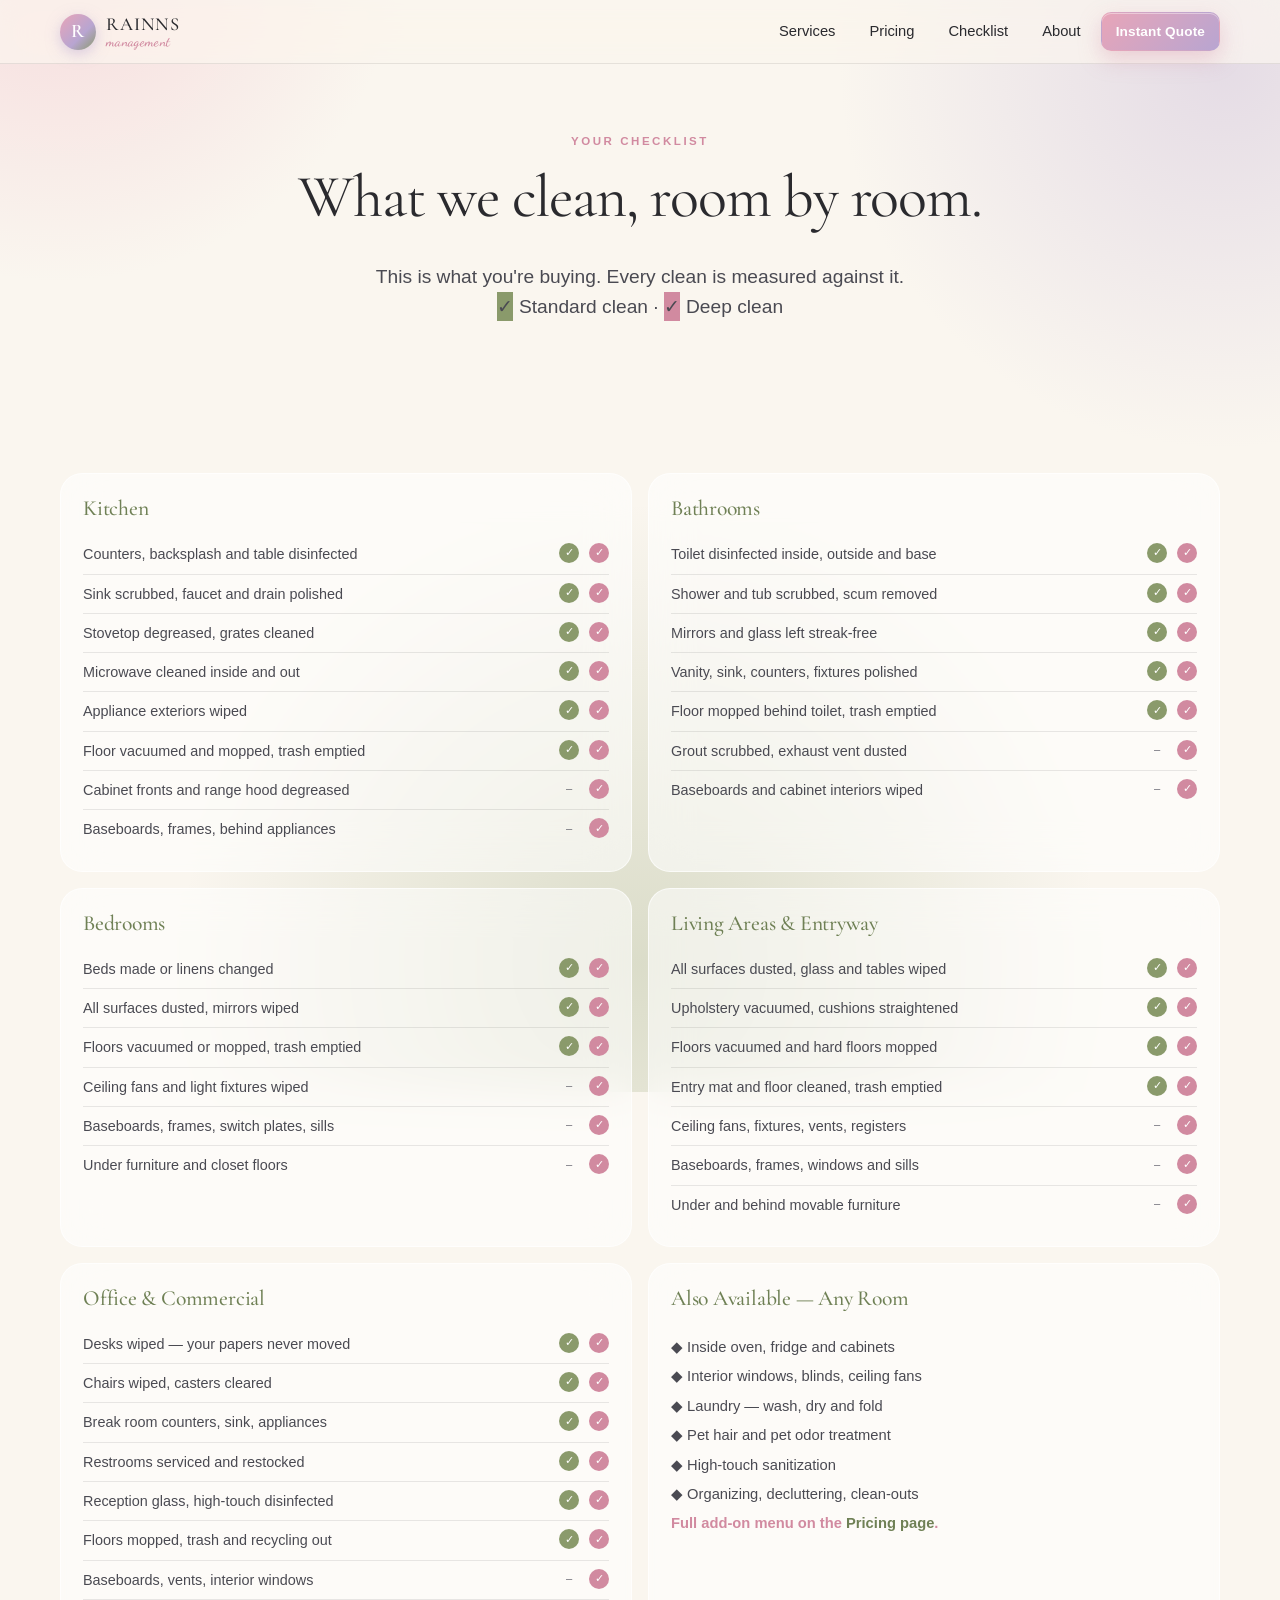
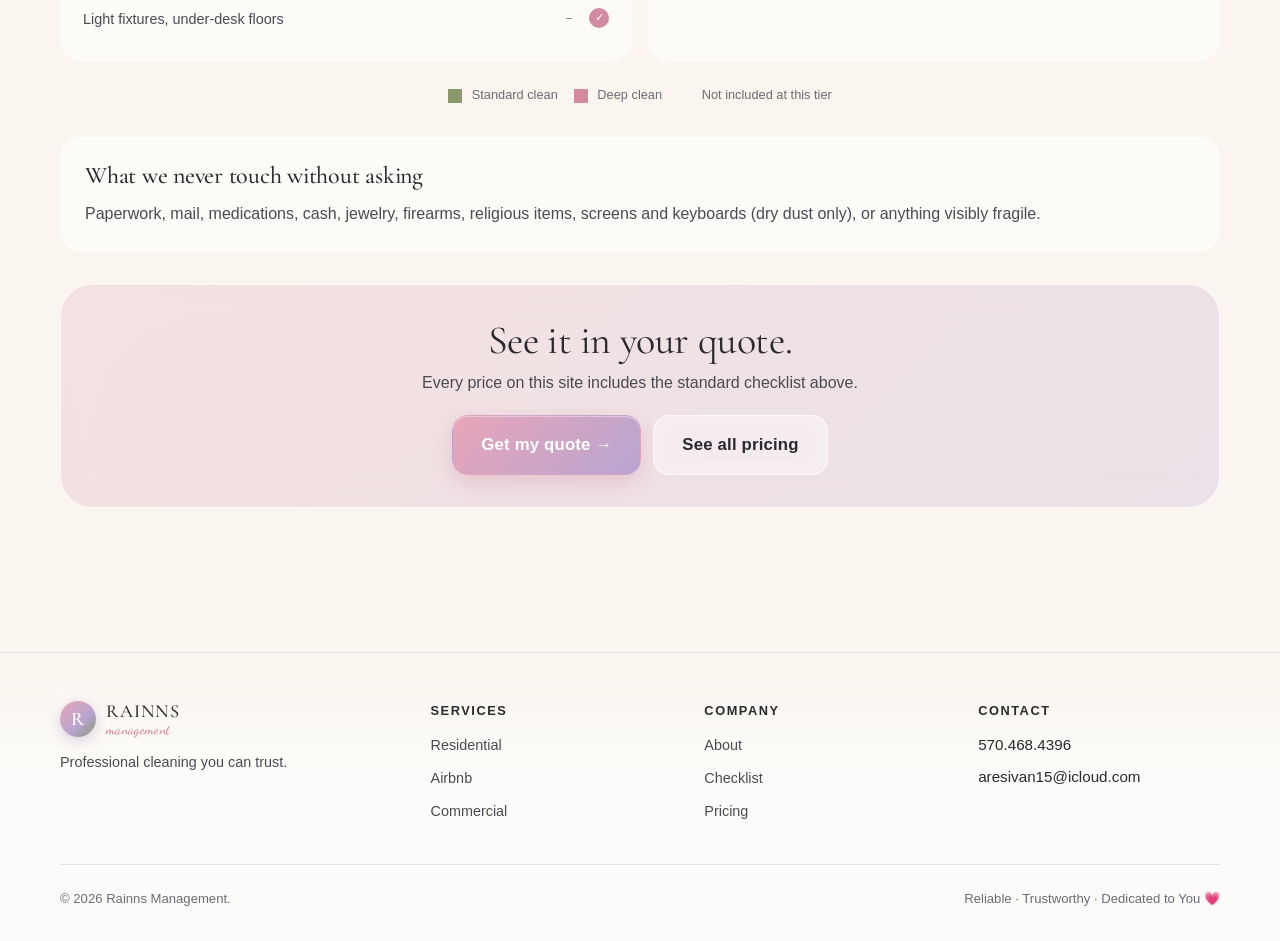
<file: checklist.html>
<!doctype html>
<html lang="en">
<head>
<meta charset="utf-8">
<meta name="viewport" content="width=device-width,initial-scale=1,viewport-fit=cover">
<meta name="theme-color" content="#faf6ef">
<title>What We Clean, Room by Room — Rainns Management Cleaning Checklist</title>
<meta name="description" content="Room-by-room cleaning checklist from Rainns Management. Standard clean vs Deep clean — see exactly what you're paying for, kitchen, bathrooms, bedrooms, living areas, offices.">
<meta name="robots" content="index,follow,max-image-preview:large">
<link rel="canonical" href="https://rainn.io/checklist.html">
<meta property="og:type" content="website">
<meta property="og:title" content="Room-by-Room Cleaning Checklist — Rainns Management">
<meta property="og:description" content="See exactly what we clean. Standard vs Deep, room by room.">
<meta property="og:url" content="https://rainn.io/checklist.html">
<meta property="og:image" content="https://rainn.io/assets/og-image.png">
<link rel="icon" href="assets/favicon.svg" type="image/svg+xml">
<link rel="apple-touch-icon" href="assets/apple-touch-icon.png">
<link rel="manifest" href="assets/manifest.webmanifest">
<link rel="preconnect" href="https://fonts.googleapis.com">
<link rel="preconnect" href="https://fonts.gstatic.com" crossorigin>
<link href="https://fonts.googleapis.com/css2?family=Cormorant+Garamond:wght@400;500;600&family=Dancing+Script:wght@600;700&display=swap" rel="stylesheet">
<link rel="stylesheet" href="assets/styles.css">
<script type="application/ld+json">
{"@context":"https://schema.org","@type":"BreadcrumbList","itemListElement":[
  {"@type":"ListItem","position":1,"name":"Home","item":"https://rainn.io/"},
  {"@type":"ListItem","position":2,"name":"Checklist","item":"https://rainn.io/checklist.html"}
]}
</script>
</head>
<body>
<a class="skip" href="#main">Skip to main content</a>
<header class="site-header">
  <div class="shell nav">
    <a class="brand" href="index.html"><span class="brand-mark">R</span><span class="brand-text"><b>RAINNS</b><small>management</small></span></a>
    <nav class="nav-primary">
      <a class="nav-link" href="services.html">Services</a>
      <a class="nav-link" href="pricing.html">Pricing</a>
      <a class="nav-link" href="checklist.html">Checklist</a>
      <a class="nav-link" href="about.html">About</a>
      <a class="btn btn-primary btn-sm" href="index.html#quote">Instant Quote</a>
    </nav>
    <button id="hamburger" class="hamburger" aria-label="Open menu" aria-expanded="false" aria-controls="mobileNav">
      <svg viewBox="0 0 24 24" fill="none" stroke="currentColor" stroke-width="2" stroke-linecap="round"><path d="M4 7h16M4 12h16M4 17h16"/></svg>
    </button>
  </div>
</header>

<div id="mobileNav" class="mobile-nav" aria-hidden="true">
    <div class="m-topbar"><button type="button" class="m-close" aria-label="Close menu"><svg viewBox="0 0 24 24" fill="none" stroke="currentColor" stroke-width="2.2" stroke-linecap="round"><path d="M6 6l12 12M18 6L6 18"/></svg></button></div>
    
    <details open><summary>Menu</summary><div class="m-links">
      <a href="services.html">Services</a><a href="pricing.html">Pricing</a><a href="checklist.html">Checklist</a><a href="about.html">About</a>
    </div></details>
    <div class="m-cta"><a class="btn btn-primary" href="index.html#quote">Get Instant Quote</a><a class="btn btn-glass" href="tel:+15704684396">Call 570.468.4396</a></div>
  </div>


<main id="main">
<section class="hero">
  <div class="shell">
    <div class="text-center" style="max-width:760px;margin:0 auto">
      <div class="eyebrow">Your checklist</div>
      <h1>What we clean, room by room.</h1>
      <p class="lead" style="margin:0 auto">This is what you're buying. Every clean is measured against it. <span style="display:inline-flex;align-items:center;gap:6px"><span class="cl-b s">✓</span> Standard clean</span> · <span style="display:inline-flex;align-items:center;gap:6px"><span class="cl-b d">✓</span> Deep clean</span></p>
    </div>
  </div>
</section>

<section>
  <div class="shell">
    <div class="cl-grid">
      <div class="cl-card">
        <h3>Kitchen</h3>
        <div class="cl-row"><span class="cl-t">Counters, backsplash and table disinfected</span><span class="cl-b s">✓</span><span class="cl-b d">✓</span></div>
        <div class="cl-row"><span class="cl-t">Sink scrubbed, faucet and drain polished</span><span class="cl-b s">✓</span><span class="cl-b d">✓</span></div>
        <div class="cl-row"><span class="cl-t">Stovetop degreased, grates cleaned</span><span class="cl-b s">✓</span><span class="cl-b d">✓</span></div>
        <div class="cl-row"><span class="cl-t">Microwave cleaned inside and out</span><span class="cl-b s">✓</span><span class="cl-b d">✓</span></div>
        <div class="cl-row"><span class="cl-t">Appliance exteriors wiped</span><span class="cl-b s">✓</span><span class="cl-b d">✓</span></div>
        <div class="cl-row"><span class="cl-t">Floor vacuumed and mopped, trash emptied</span><span class="cl-b s">✓</span><span class="cl-b d">✓</span></div>
        <div class="cl-row"><span class="cl-t">Cabinet fronts and range hood degreased</span><span class="cl-b n">–</span><span class="cl-b d">✓</span></div>
        <div class="cl-row"><span class="cl-t">Baseboards, frames, behind appliances</span><span class="cl-b n">–</span><span class="cl-b d">✓</span></div>
      </div>

      <div class="cl-card">
        <h3>Bathrooms</h3>
        <div class="cl-row"><span class="cl-t">Toilet disinfected inside, outside and base</span><span class="cl-b s">✓</span><span class="cl-b d">✓</span></div>
        <div class="cl-row"><span class="cl-t">Shower and tub scrubbed, scum removed</span><span class="cl-b s">✓</span><span class="cl-b d">✓</span></div>
        <div class="cl-row"><span class="cl-t">Mirrors and glass left streak-free</span><span class="cl-b s">✓</span><span class="cl-b d">✓</span></div>
        <div class="cl-row"><span class="cl-t">Vanity, sink, counters, fixtures polished</span><span class="cl-b s">✓</span><span class="cl-b d">✓</span></div>
        <div class="cl-row"><span class="cl-t">Floor mopped behind toilet, trash emptied</span><span class="cl-b s">✓</span><span class="cl-b d">✓</span></div>
        <div class="cl-row"><span class="cl-t">Grout scrubbed, exhaust vent dusted</span><span class="cl-b n">–</span><span class="cl-b d">✓</span></div>
        <div class="cl-row"><span class="cl-t">Baseboards and cabinet interiors wiped</span><span class="cl-b n">–</span><span class="cl-b d">✓</span></div>
      </div>

      <div class="cl-card">
        <h3>Bedrooms</h3>
        <div class="cl-row"><span class="cl-t">Beds made or linens changed</span><span class="cl-b s">✓</span><span class="cl-b d">✓</span></div>
        <div class="cl-row"><span class="cl-t">All surfaces dusted, mirrors wiped</span><span class="cl-b s">✓</span><span class="cl-b d">✓</span></div>
        <div class="cl-row"><span class="cl-t">Floors vacuumed or mopped, trash emptied</span><span class="cl-b s">✓</span><span class="cl-b d">✓</span></div>
        <div class="cl-row"><span class="cl-t">Ceiling fans and light fixtures wiped</span><span class="cl-b n">–</span><span class="cl-b d">✓</span></div>
        <div class="cl-row"><span class="cl-t">Baseboards, frames, switch plates, sills</span><span class="cl-b n">–</span><span class="cl-b d">✓</span></div>
        <div class="cl-row"><span class="cl-t">Under furniture and closet floors</span><span class="cl-b n">–</span><span class="cl-b d">✓</span></div>
      </div>

      <div class="cl-card">
        <h3>Living Areas & Entryway</h3>
        <div class="cl-row"><span class="cl-t">All surfaces dusted, glass and tables wiped</span><span class="cl-b s">✓</span><span class="cl-b d">✓</span></div>
        <div class="cl-row"><span class="cl-t">Upholstery vacuumed, cushions straightened</span><span class="cl-b s">✓</span><span class="cl-b d">✓</span></div>
        <div class="cl-row"><span class="cl-t">Floors vacuumed and hard floors mopped</span><span class="cl-b s">✓</span><span class="cl-b d">✓</span></div>
        <div class="cl-row"><span class="cl-t">Entry mat and floor cleaned, trash emptied</span><span class="cl-b s">✓</span><span class="cl-b d">✓</span></div>
        <div class="cl-row"><span class="cl-t">Ceiling fans, fixtures, vents, registers</span><span class="cl-b n">–</span><span class="cl-b d">✓</span></div>
        <div class="cl-row"><span class="cl-t">Baseboards, frames, windows and sills</span><span class="cl-b n">–</span><span class="cl-b d">✓</span></div>
        <div class="cl-row"><span class="cl-t">Under and behind movable furniture</span><span class="cl-b n">–</span><span class="cl-b d">✓</span></div>
      </div>

      <div class="cl-card">
        <h3>Office & Commercial</h3>
        <div class="cl-row"><span class="cl-t">Desks wiped — your papers never moved</span><span class="cl-b s">✓</span><span class="cl-b d">✓</span></div>
        <div class="cl-row"><span class="cl-t">Chairs wiped, casters cleared</span><span class="cl-b s">✓</span><span class="cl-b d">✓</span></div>
        <div class="cl-row"><span class="cl-t">Break room counters, sink, appliances</span><span class="cl-b s">✓</span><span class="cl-b d">✓</span></div>
        <div class="cl-row"><span class="cl-t">Restrooms serviced and restocked</span><span class="cl-b s">✓</span><span class="cl-b d">✓</span></div>
        <div class="cl-row"><span class="cl-t">Reception glass, high-touch disinfected</span><span class="cl-b s">✓</span><span class="cl-b d">✓</span></div>
        <div class="cl-row"><span class="cl-t">Floors mopped, trash and recycling out</span><span class="cl-b s">✓</span><span class="cl-b d">✓</span></div>
        <div class="cl-row"><span class="cl-t">Baseboards, vents, interior windows</span><span class="cl-b n">–</span><span class="cl-b d">✓</span></div>
        <div class="cl-row"><span class="cl-t">Light fixtures, under-desk floors</span><span class="cl-b n">–</span><span class="cl-b d">✓</span></div>
      </div>

      <div class="cl-card">
        <h3>Also Available — Any Room</h3>
        <div style="padding:8px 0;color:var(--ink-2);font-size:.92rem;line-height:2">
          ◆ Inside oven, fridge and cabinets<br>
          ◆ Interior windows, blinds, ceiling fans<br>
          ◆ Laundry — wash, dry and fold<br>
          ◆ Pet hair and pet odor treatment<br>
          ◆ High-touch sanitization<br>
          ◆ Organizing, decluttering, clean-outs<br>
          <span style="color:var(--blush-2);font-weight:600">Full add-on menu on the <a href="pricing.html#addons">Pricing page</a>.</span>
        </div>
      </div>
    </div>

    <div class="cl-legend">
      <span><span class="cl-b s"></span> Standard clean</span>
      <span><span class="cl-b d"></span> Deep clean</span>
      <span><span class="cl-b n"></span> Not included at this tier</span>
    </div>

    <div class="panel mt-4">
      <h3>What we never touch without asking</h3>
      <p style="margin:0;color:var(--ink-2)">Paperwork, mail, medications, cash, jewelry, firearms, religious items, screens and keyboards (dry dust only), or anything visibly fragile.</p>
    </div>

    <div class="cta-band mt-4">
      <h2>See it in your quote.</h2>
      <p>Every price on this site includes the standard checklist above.</p>
      <div class="cta-row">
        <a class="btn btn-primary btn-lg" href="index.html#quote">Get my quote →</a>
        <a class="btn btn-glass btn-lg" href="pricing.html">See all pricing</a>
      </div>
    </div>
  </div>
</section>
</main>

<footer class="site-footer">
  <div class="shell">
    <div class="foot-grid">
      <div class="foot-col foot-brand">
        <div class="brand" style="margin-bottom:14px"><span class="brand-mark">R</span><span class="brand-text"><b>RAINNS</b><small>management</small></span></div>
        <p>Professional cleaning you can trust.</p>
      </div>
      <div class="foot-col"><h5>Services</h5><ul>
        <li><a href="services.html#residential">Residential</a></li><li><a href="services.html#airbnb">Airbnb</a></li>
        <li><a href="services.html#commercial">Commercial</a></li>
      </ul></div>
      <div class="foot-col"><h5>Company</h5><ul>
        <li><a href="about.html">About</a></li><li><a href="checklist.html">Checklist</a></li><li><a href="pricing.html">Pricing</a></li>
      </ul></div>
      <div class="foot-col foot-contact"><h5>Contact</h5>
        <a href="tel:+15704684396">570.468.4396</a><br><a href="mailto:aresivan15@icloud.com">aresivan15@icloud.com</a>
      </div>
    </div>
    <div class="foot-bottom">
      <span>© <span id="yr">2026</span> Rainns Management.</span>
      <span>Reliable · Trustworthy · Dedicated to You 💗</span>
    </div>
  </div>
</footer>
<script src="assets/app.js" defer></script>
</body>
</html>
</file>
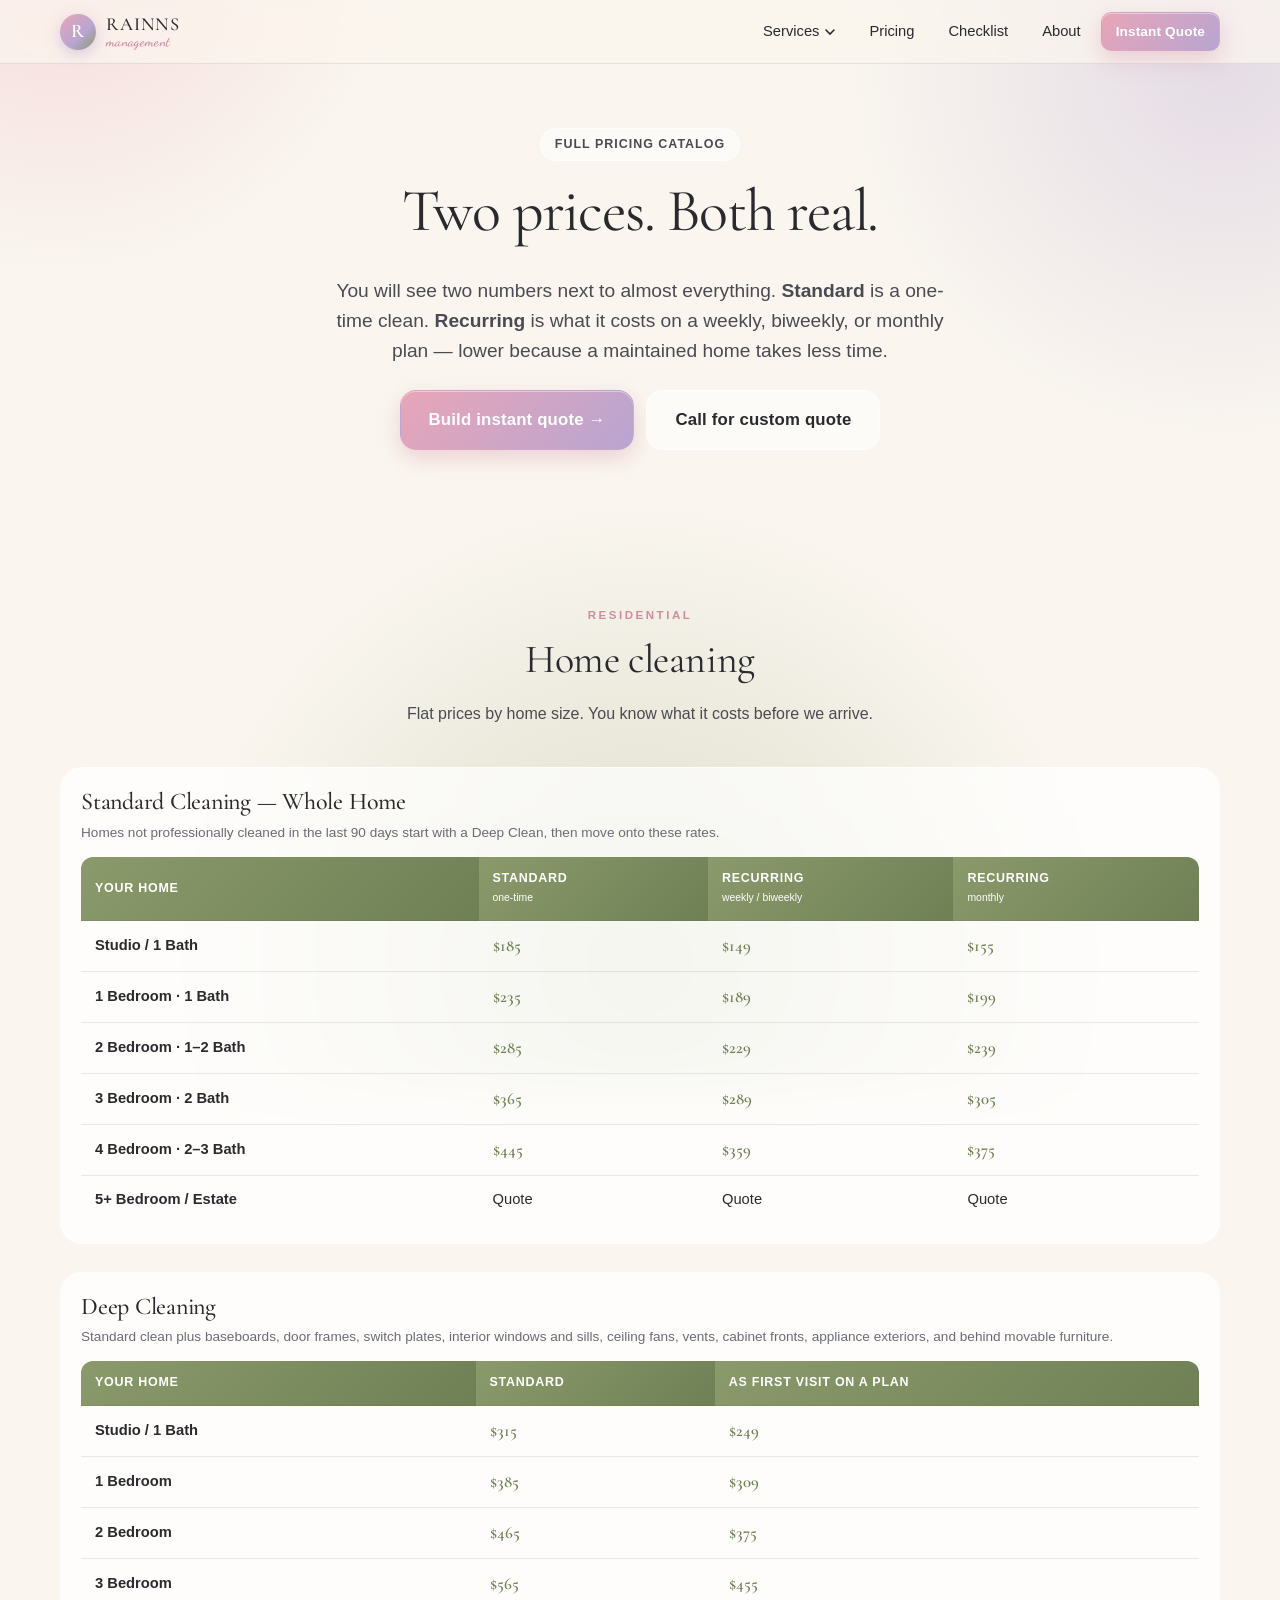
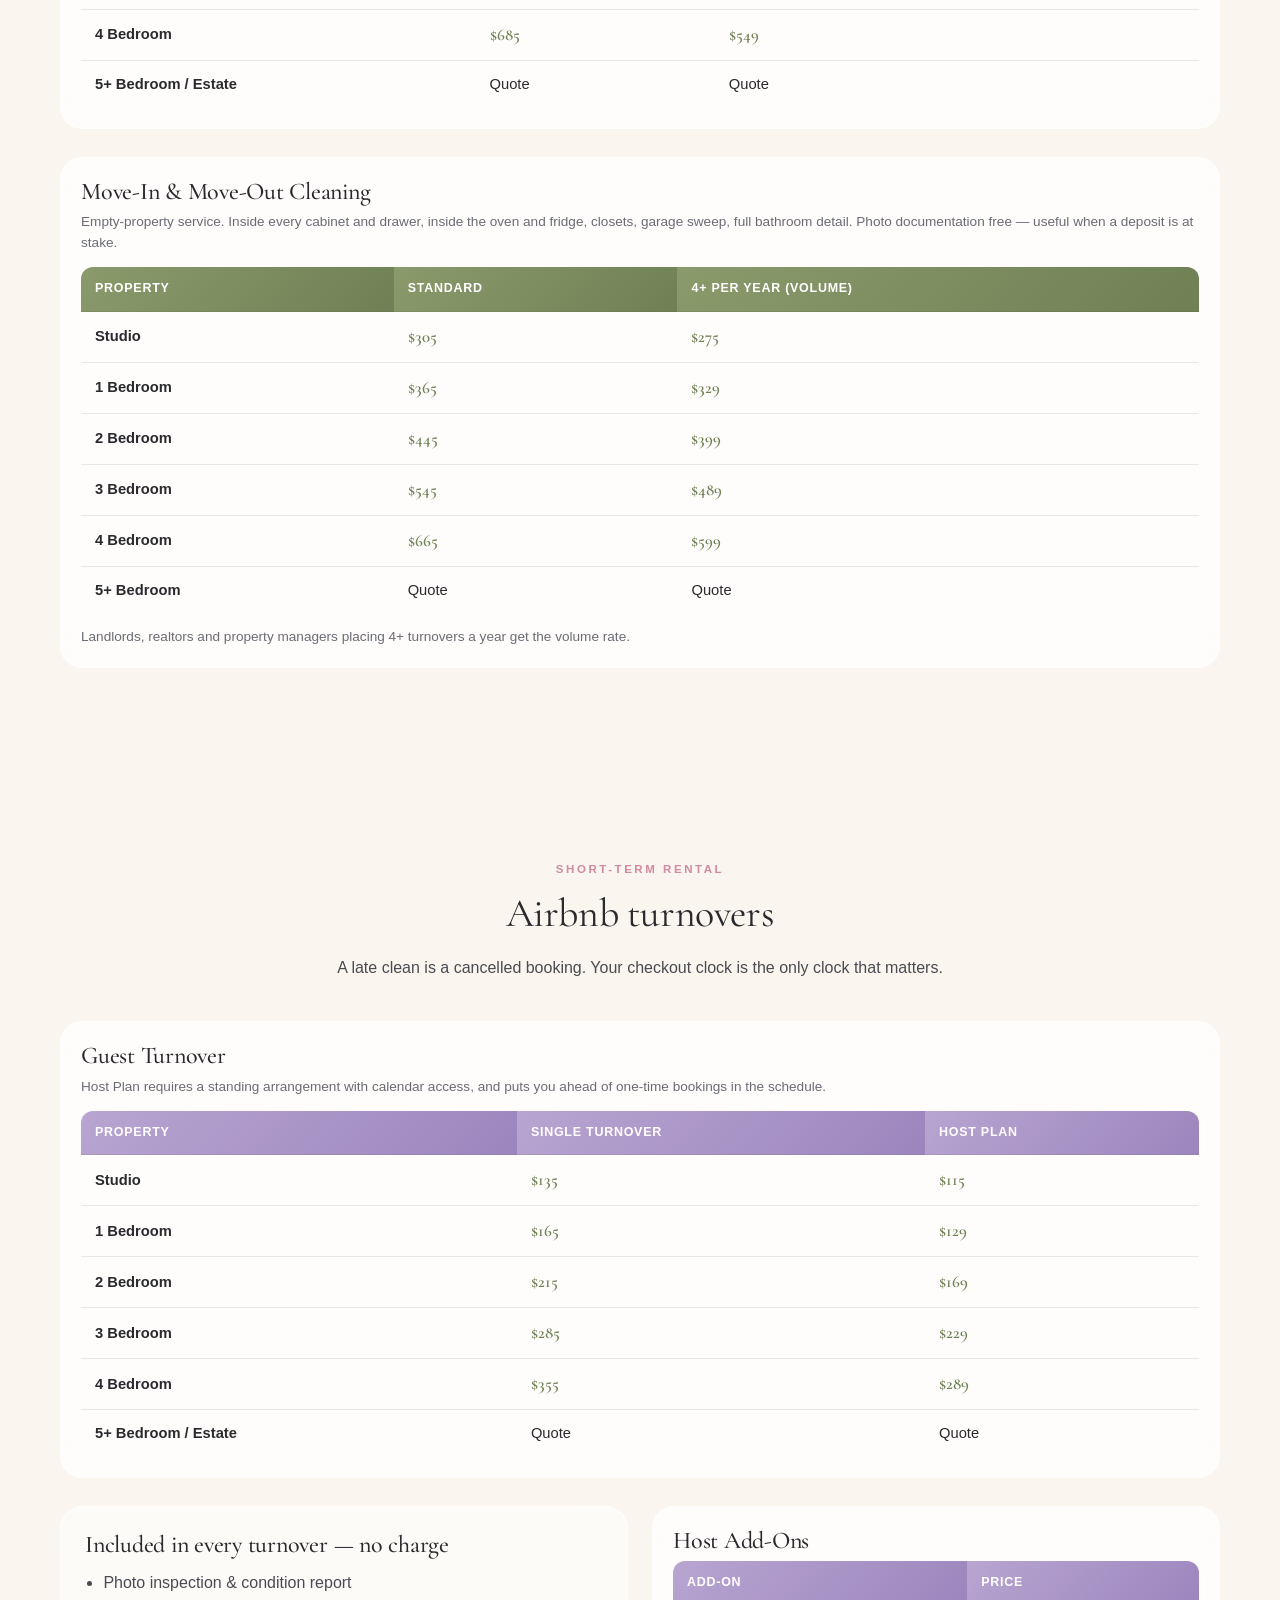
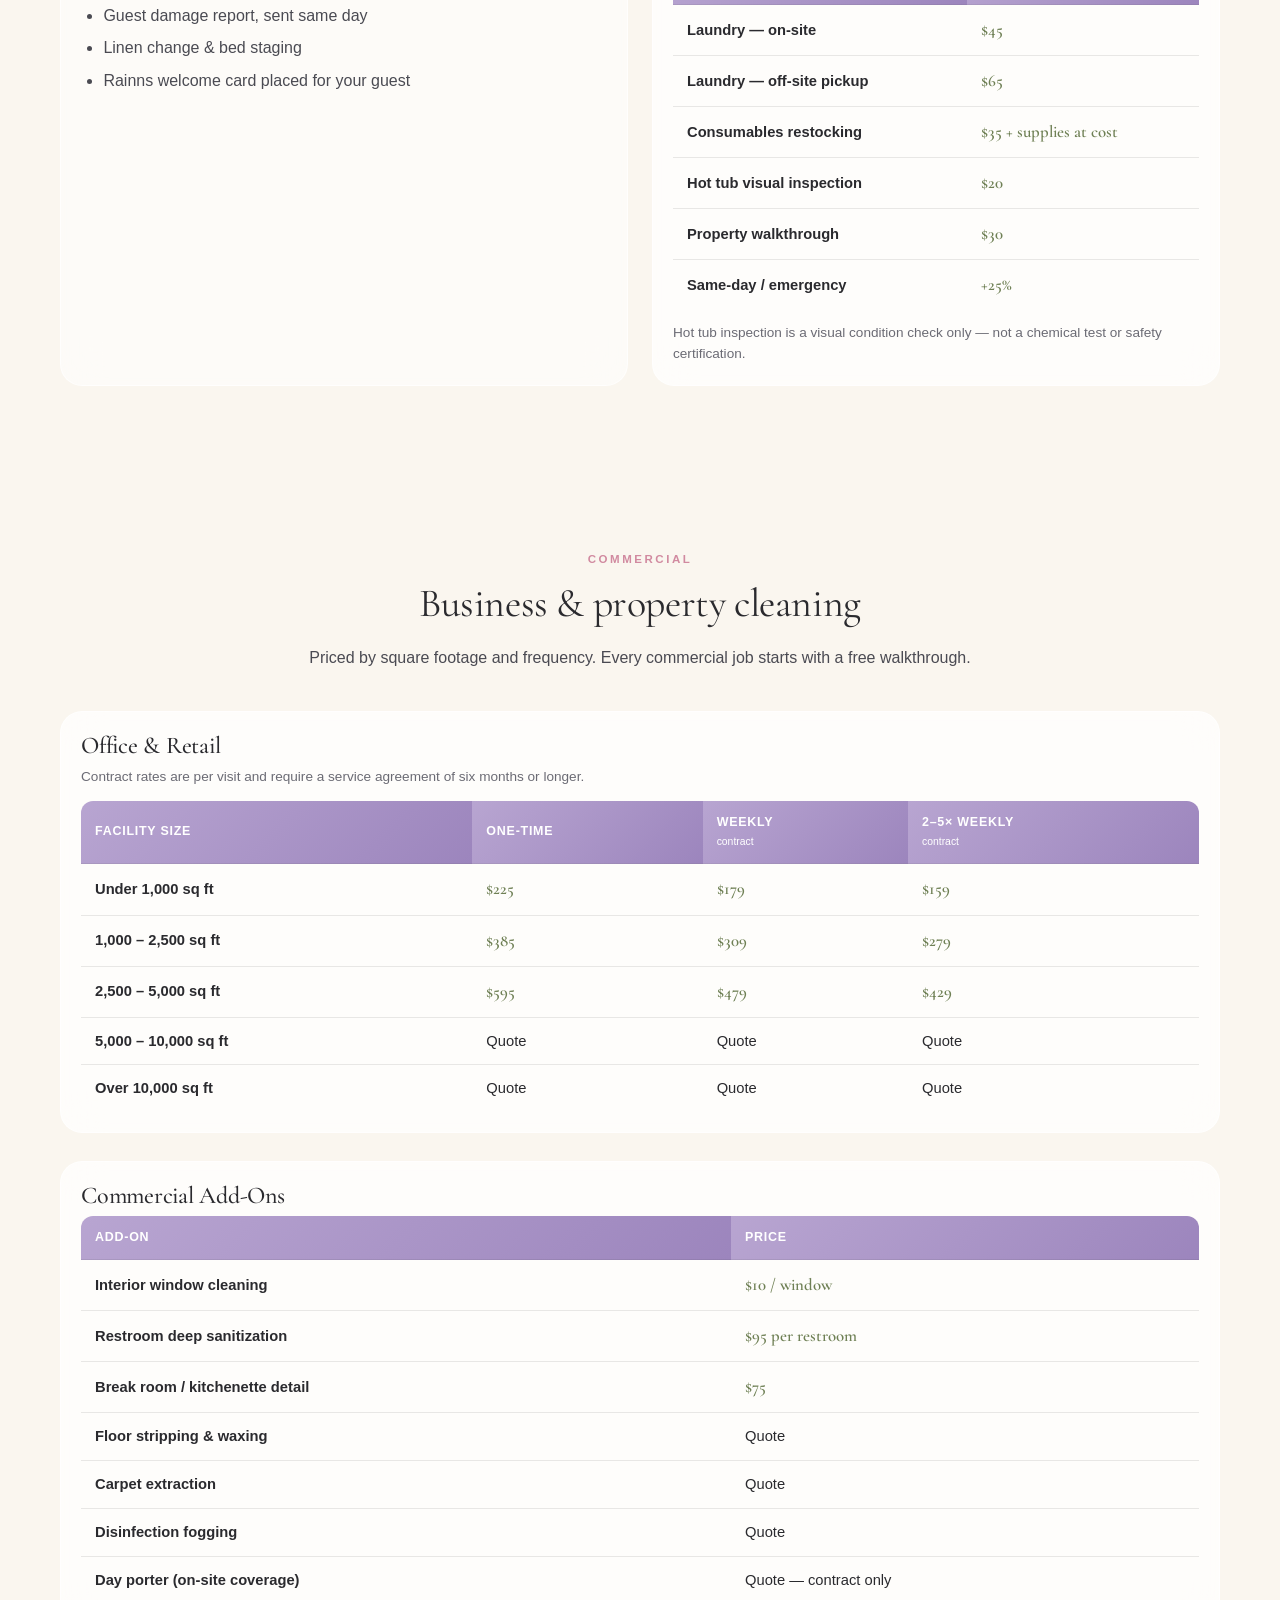
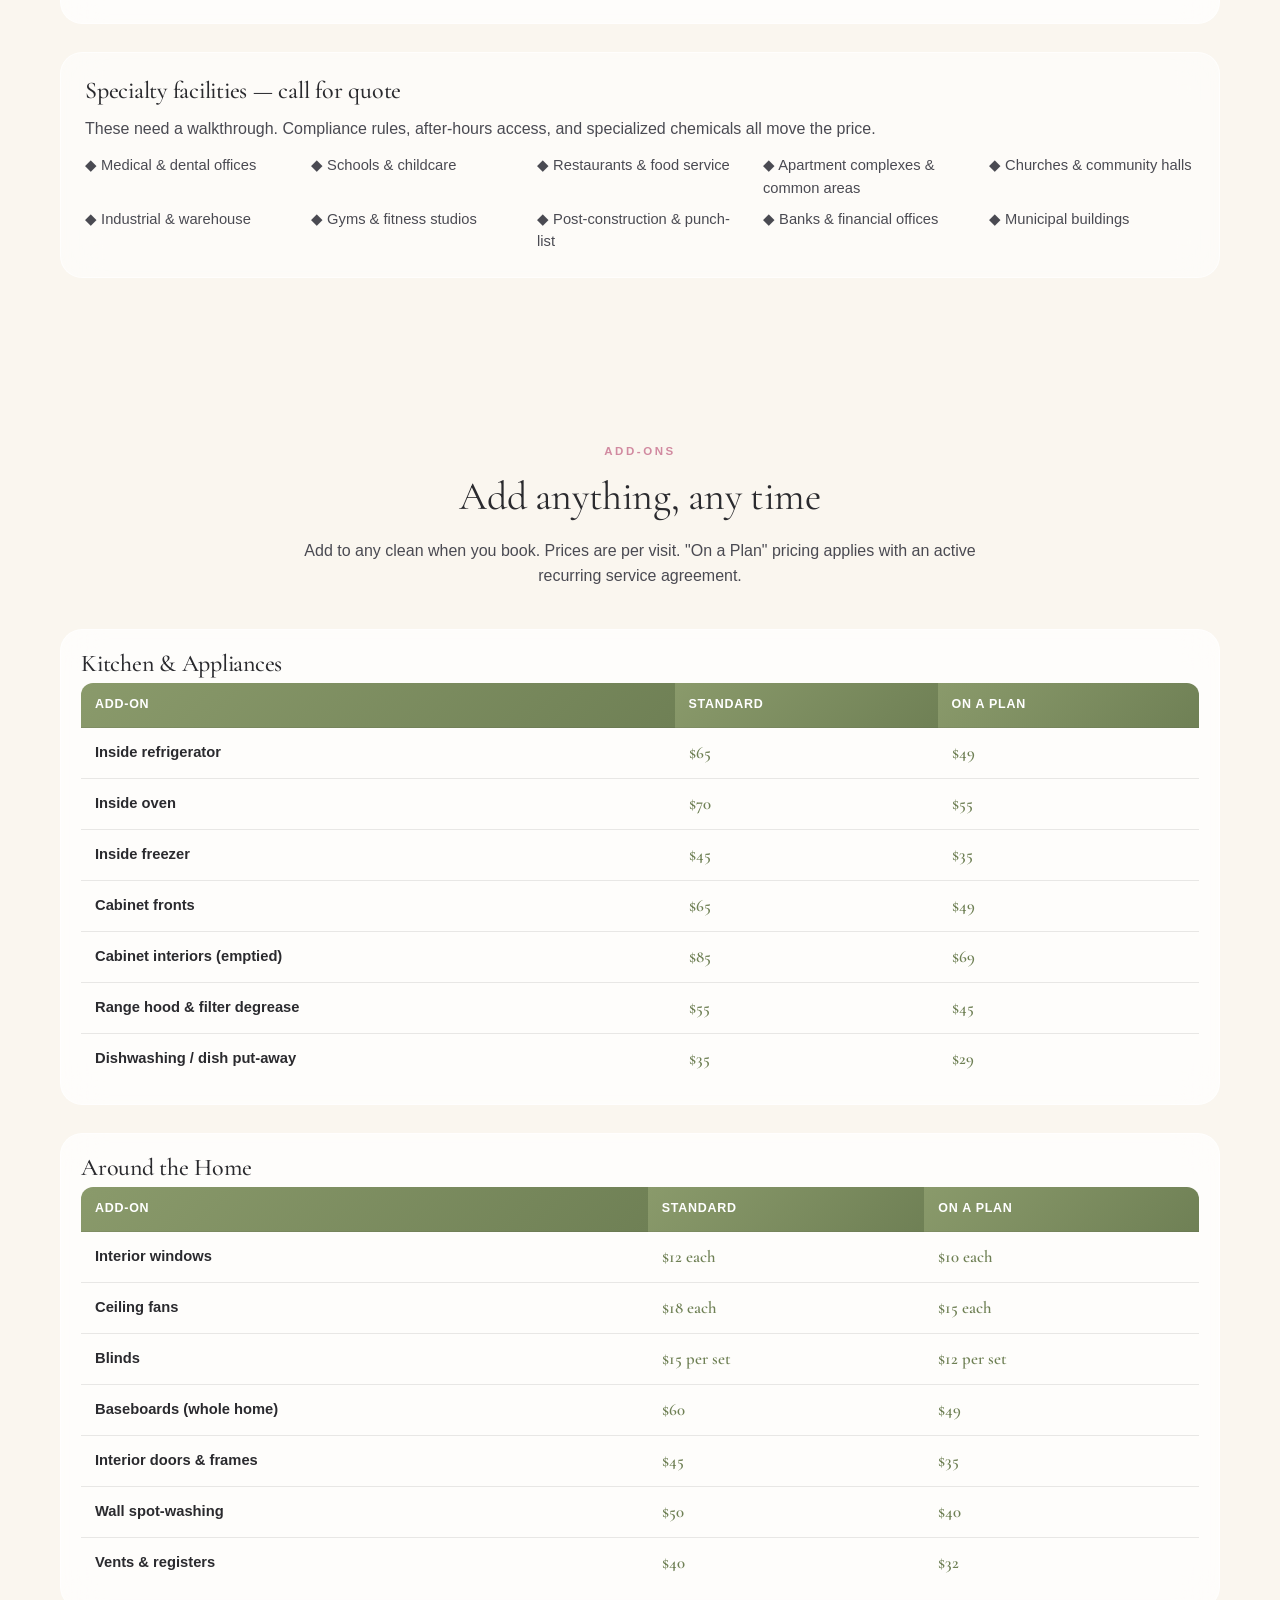
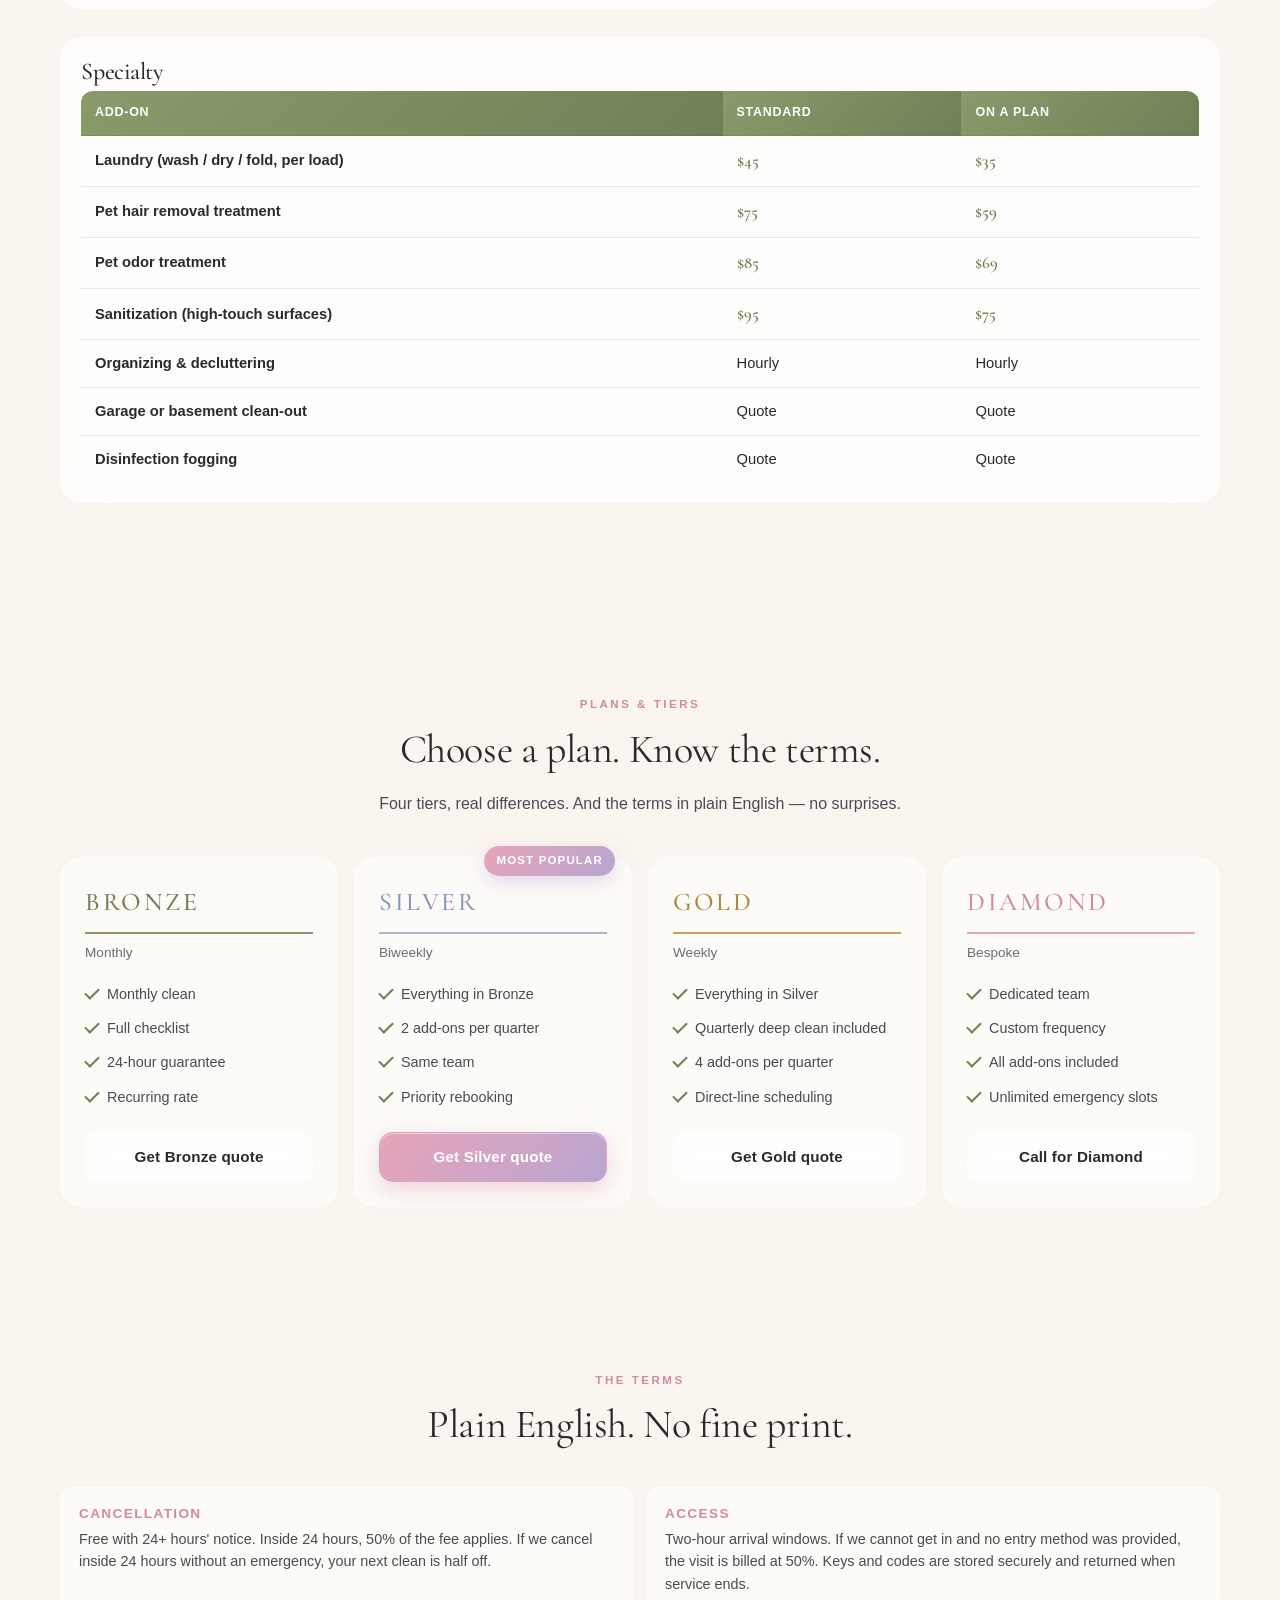
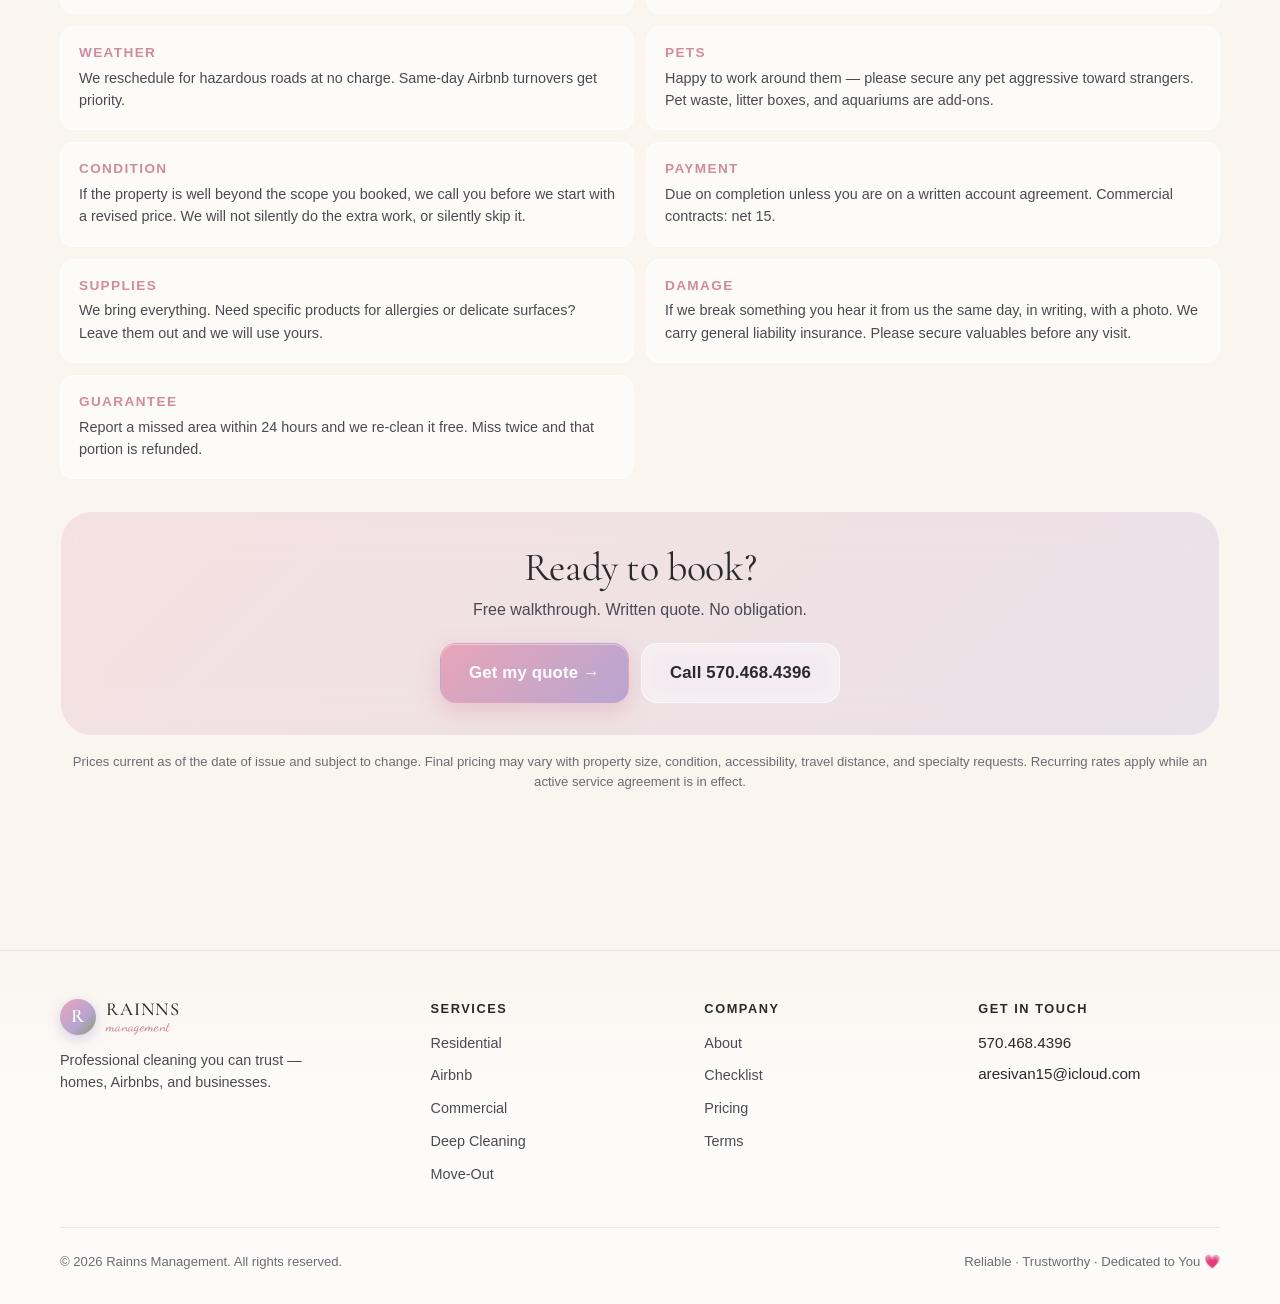
<file: pricing.html>
<!doctype html>
<html lang="en">
<head>
<meta charset="utf-8">
<meta name="viewport" content="width=device-width,initial-scale=1,viewport-fit=cover">
<meta name="theme-color" content="#faf6ef">
<meta name="format-detection" content="telephone=yes,address=yes,email=yes">
<meta name="apple-mobile-web-app-capable" content="yes">
<meta name="apple-mobile-web-app-status-bar-style" content="default">

<title>Pricing — Rainns Management | Transparent Flat-Rate Cleaning Prices</title>
<meta name="description" content="Complete pricing for Rainns Management cleaning services: home cleaning from $149, Airbnb turnovers from $115, commercial contracts from $159. No hidden fees, no fine print.">
<meta name="keywords" content="cleaning prices, house cleaning cost, Airbnb turnover pricing, commercial cleaning rates, cleaning service quote">
<meta name="robots" content="index,follow,max-image-preview:large,max-snippet:-1">
<link rel="canonical" href="https://rainn.io/pricing.html">

<meta property="og:type" content="website">
<meta property="og:title" content="Rainns Management — Pricing">
<meta property="og:description" content="Transparent flat-rate cleaning prices. See exactly what you'll pay before we arrive.">
<meta property="og:url" content="https://rainn.io/pricing.html">
<meta property="og:image" content="https://rainn.io/assets/og-image.png">

<link rel="icon" href="assets/favicon.svg" type="image/svg+xml">
<link rel="apple-touch-icon" href="assets/apple-touch-icon.png">
<link rel="manifest" href="assets/manifest.webmanifest">

<link rel="preconnect" href="https://fonts.googleapis.com">
<link rel="preconnect" href="https://fonts.gstatic.com" crossorigin>
<link href="https://fonts.googleapis.com/css2?family=Cormorant+Garamond:wght@400;500;600&family=Dancing+Script:wght@600;700&display=swap" rel="stylesheet">
<link rel="stylesheet" href="assets/styles.css">

<script type="application/ld+json">
{
  "@context":"https://schema.org",
  "@type":"BreadcrumbList",
  "itemListElement":[
    {"@type":"ListItem","position":1,"name":"Home","item":"https://rainn.io/"},
    {"@type":"ListItem","position":2,"name":"Pricing","item":"https://rainn.io/pricing.html"}
  ]
}
</script>

<script type="application/ld+json">
{
  "@context":"https://schema.org","@type":"PriceSpecification",
  "name":"Rainns Management Cleaning Pricing",
  "description":"Standard, deep, move-out, Airbnb turnover, and commercial cleaning prices.",
  "priceCurrency":"USD"
}
</script>
</head>
<body>
<a class="skip" href="#main">Skip to main content</a>

<header class="site-header" role="banner">
  <div class="shell nav">
    <a class="brand" href="index.html"><span class="brand-mark">R</span><span class="brand-text"><b>RAINNS</b><small>management</small></span></a>
    <nav class="nav-primary">
      <div class="nav-item has-mega" aria-expanded="false">
        <button class="nav-link">Services <svg class="caret" viewBox="0 0 10 10"><path d="M1 3l4 4 4-4" fill="none" stroke="currentColor" stroke-width="1.6" stroke-linecap="round"/></svg></button>
        <div class="mega"><div class="mega-grid">
          <a class="mega-card blush" href="services.html#residential"><div class="mc-title"><span class="dot"></span>Residential</div><p class="mc-desc">Standard, deep, move-out.</p></a>
          <a class="mega-card sage" href="services.html#airbnb"><div class="mc-title"><span class="dot"></span>Airbnb Turnovers</div><p class="mc-desc">Guest-ready in your checkout window.</p></a>
          <a class="mega-card lav" href="services.html#commercial"><div class="mc-title"><span class="dot"></span>Commercial</div><p class="mc-desc">Priced by square footage.</p></a>
          <a class="mega-card blush" href="services.html#deep"><div class="mc-title"><span class="dot"></span>Deep Cleaning</div><p class="mc-desc">Baseboards, vents, fronts, more.</p></a>
          <a class="mega-card sage" href="services.html#move"><div class="mc-title"><span class="dot"></span>Move-Out</div><p class="mc-desc">Free photo documentation.</p></a>
          <a class="mega-card lav" href="services.html#addons"><div class="mc-title"><span class="dot"></span>Add-Ons</div><p class="mc-desc">Full menu.</p></a>
        </div></div>
      </div>
      <a class="nav-link" href="pricing.html">Pricing</a>
      <a class="nav-link" href="checklist.html">Checklist</a>
      <a class="nav-link" href="about.html">About</a>
      <a class="btn btn-primary btn-sm" href="index.html#quote">Instant Quote</a>
    </nav>
    <button id="hamburger" class="hamburger" aria-label="Open menu" aria-expanded="false" aria-controls="mobileNav">
      <svg viewBox="0 0 24 24" fill="none" stroke="currentColor" stroke-width="2" stroke-linecap="round"><path d="M4 7h16M4 12h16M4 17h16"/></svg>
    </button>
  </div>
</header>

<div id="mobileNav" class="mobile-nav" aria-hidden="true">
    <div class="m-topbar"><button type="button" class="m-close" aria-label="Close menu"><svg viewBox="0 0 24 24" fill="none" stroke="currentColor" stroke-width="2.2" stroke-linecap="round"><path d="M6 6l12 12M18 6L6 18"/></svg></button></div>
    
    <details open><summary>Services</summary><div class="m-links">
      <a href="services.html#residential">Residential</a><a href="services.html#airbnb">Airbnb</a><a href="services.html#commercial">Commercial</a><a href="services.html#addons">Add-Ons</a>
    </div></details>
    <details><summary>Pricing</summary><div class="m-links">
      <a href="pricing.html#residential">Home Rates</a><a href="pricing.html#airbnb">Airbnb Rates</a><a href="pricing.html#commercial">Commercial Rates</a><a href="pricing.html#addons">Add-Ons</a><a href="pricing.html#plans">Plans</a><a href="pricing.html#terms">Terms</a>
    </div></details>
    <details><summary>Company</summary><div class="m-links">
      <a href="checklist.html">Checklist</a><a href="about.html">About</a>
    </div></details>
    <div class="m-cta"><a class="btn btn-primary" href="index.html#quote">Get Instant Quote</a><a class="btn btn-glass" href="tel:+15704684396">Call 570.468.4396</a></div>
  </div>


<main id="main">

<section class="hero">
  <div class="shell">
    <div class="text-center" style="max-width:720px;margin:0 auto">
      <div class="badge" style="display:inline-flex;align-items:center;gap:8px;padding:6px 14px;border-radius:999px;background:var(--glass-bg);border:1px solid var(--glass-border);backdrop-filter:blur(12px);-webkit-backdrop-filter:blur(12px);font-size:.78rem;letter-spacing:.08em;text-transform:uppercase;color:var(--ink-2);font-weight:600;margin-bottom:16px">Full pricing catalog</div>
      <h1>Two prices. Both real.</h1>
      <p class="lead" style="margin:0 auto">You will see two numbers next to almost everything. <strong>Standard</strong> is a one-time clean. <strong>Recurring</strong> is what it costs on a weekly, biweekly, or monthly plan — lower because a maintained home takes less time.</p>
      <div class="hero-actions" style="justify-content:center;margin-top:24px">
        <a class="btn btn-primary btn-lg" href="index.html#quote">Build instant quote →</a>
        <a class="btn btn-glass btn-lg" href="tel:+15704684396">Call for custom quote</a>
      </div>
    </div>
  </div>
</section>

<!-- Residential -->
<section id="residential">
  <div class="shell">
    <div class="sec-head">
      <div class="eyebrow">Residential</div>
      <h2>Home cleaning</h2>
      <p>Flat prices by home size. You know what it costs before we arrive.</p>
    </div>

    <div class="table-wrap">
      <h3>Standard Cleaning — Whole Home</h3>
      <p class="table-note">Homes not professionally cleaned in the last 90 days start with a Deep Clean, then move onto these rates.</p>
      <table class="price">
        <thead><tr><th>Your Home</th><th>Standard<br><small style="font-weight:400;text-transform:none;letter-spacing:0">one-time</small></th><th>Recurring<br><small style="font-weight:400;text-transform:none;letter-spacing:0">weekly / biweekly</small></th><th>Recurring<br><small style="font-weight:400;text-transform:none;letter-spacing:0">monthly</small></th></tr></thead>
        <tbody>
          <tr><td>Studio / 1 Bath</td><td class="p">$185</td><td class="p">$149</td><td class="p">$155</td></tr>
          <tr><td>1 Bedroom · 1 Bath</td><td class="p">$235</td><td class="p">$189</td><td class="p">$199</td></tr>
          <tr><td>2 Bedroom · 1–2 Bath</td><td class="p">$285</td><td class="p">$229</td><td class="p">$239</td></tr>
          <tr><td>3 Bedroom · 2 Bath</td><td class="p">$365</td><td class="p">$289</td><td class="p">$305</td></tr>
          <tr><td>4 Bedroom · 2–3 Bath</td><td class="p">$445</td><td class="p">$359</td><td class="p">$375</td></tr>
          <tr><td>5+ Bedroom / Estate</td><td>Quote</td><td>Quote</td><td>Quote</td></tr>
        </tbody>
      </table>
    </div>

    <div class="table-wrap">
      <h3>Deep Cleaning</h3>
      <p class="table-note">Standard clean plus baseboards, door frames, switch plates, interior windows and sills, ceiling fans, vents, cabinet fronts, appliance exteriors, and behind movable furniture.</p>
      <table class="price">
        <thead><tr><th>Your Home</th><th>Standard</th><th>As First Visit on a Plan</th></tr></thead>
        <tbody>
          <tr><td>Studio / 1 Bath</td><td class="p">$315</td><td class="p">$249</td></tr>
          <tr><td>1 Bedroom</td><td class="p">$385</td><td class="p">$309</td></tr>
          <tr><td>2 Bedroom</td><td class="p">$465</td><td class="p">$375</td></tr>
          <tr><td>3 Bedroom</td><td class="p">$565</td><td class="p">$455</td></tr>
          <tr><td>4 Bedroom</td><td class="p">$685</td><td class="p">$549</td></tr>
          <tr><td>5+ Bedroom / Estate</td><td>Quote</td><td>Quote</td></tr>
        </tbody>
      </table>
    </div>

    <div class="table-wrap">
      <h3>Move-In & Move-Out Cleaning</h3>
      <p class="table-note">Empty-property service. Inside every cabinet and drawer, inside the oven and fridge, closets, garage sweep, full bathroom detail. Photo documentation free — useful when a deposit is at stake.</p>
      <table class="price">
        <thead><tr><th>Property</th><th>Standard</th><th>4+ per Year (volume)</th></tr></thead>
        <tbody>
          <tr><td>Studio</td><td class="p">$305</td><td class="p">$275</td></tr>
          <tr><td>1 Bedroom</td><td class="p">$365</td><td class="p">$329</td></tr>
          <tr><td>2 Bedroom</td><td class="p">$445</td><td class="p">$399</td></tr>
          <tr><td>3 Bedroom</td><td class="p">$545</td><td class="p">$489</td></tr>
          <tr><td>4 Bedroom</td><td class="p">$665</td><td class="p">$599</td></tr>
          <tr><td>5+ Bedroom</td><td>Quote</td><td>Quote</td></tr>
        </tbody>
      </table>
      <p class="table-note" style="margin-bottom:0;margin-top:12px">Landlords, realtors and property managers placing 4+ turnovers a year get the volume rate.</p>
    </div>
  </div>
</section>

<!-- Airbnb -->
<section id="airbnb">
  <div class="shell">
    <div class="sec-head">
      <div class="eyebrow">Short-term rental</div>
      <h2>Airbnb turnovers</h2>
      <p>A late clean is a cancelled booking. Your checkout clock is the only clock that matters.</p>
    </div>

    <div class="table-wrap">
      <h3>Guest Turnover</h3>
      <p class="table-note">Host Plan requires a standing arrangement with calendar access, and puts you ahead of one-time bookings in the schedule.</p>
      <table class="price">
        <thead class="head-lav"><tr><th>Property</th><th>Single Turnover</th><th>Host Plan</th></tr></thead>
        <tbody>
          <tr><td>Studio</td><td class="p">$135</td><td class="p">$115</td></tr>
          <tr><td>1 Bedroom</td><td class="p">$165</td><td class="p">$129</td></tr>
          <tr><td>2 Bedroom</td><td class="p">$215</td><td class="p">$169</td></tr>
          <tr><td>3 Bedroom</td><td class="p">$285</td><td class="p">$229</td></tr>
          <tr><td>4 Bedroom</td><td class="p">$355</td><td class="p">$289</td></tr>
          <tr><td>5+ Bedroom / Estate</td><td>Quote</td><td>Quote</td></tr>
        </tbody>
      </table>
    </div>

    <div class="two-panel mt-3">
      <div class="panel">
        <h3>Included in every turnover — no charge</h3>
        <ul>
          <li>Photo inspection & condition report</li>
          <li>Guest damage report, sent same day</li>
          <li>Linen change & bed staging</li>
          <li>Rainns welcome card placed for your guest</li>
        </ul>
      </div>
      <div class="table-wrap" style="margin-bottom:0">
        <h3 style="margin-bottom:6px">Host Add-Ons</h3>
        <table class="price">
          <thead class="head-lav"><tr><th>Add-On</th><th>Price</th></tr></thead>
          <tbody>
            <tr><td>Laundry — on-site</td><td class="p">$45</td></tr>
            <tr><td>Laundry — off-site pickup</td><td class="p">$65</td></tr>
            <tr><td>Consumables restocking</td><td class="p">$35 + supplies at cost</td></tr>
            <tr><td>Hot tub visual inspection</td><td class="p">$20</td></tr>
            <tr><td>Property walkthrough</td><td class="p">$30</td></tr>
            <tr><td>Same-day / emergency</td><td class="p">+25%</td></tr>
          </tbody>
        </table>
        <p class="table-note" style="margin:12px 0 0">Hot tub inspection is a visual condition check only — not a chemical test or safety certification.</p>
      </div>
    </div>
  </div>
</section>

<!-- Commercial -->
<section id="commercial">
  <div class="shell">
    <div class="sec-head">
      <div class="eyebrow">Commercial</div>
      <h2>Business & property cleaning</h2>
      <p>Priced by square footage and frequency. Every commercial job starts with a free walkthrough.</p>
    </div>

    <div class="table-wrap">
      <h3>Office & Retail</h3>
      <p class="table-note">Contract rates are per visit and require a service agreement of six months or longer.</p>
      <table class="price">
        <thead class="head-lav"><tr><th>Facility Size</th><th>One-Time</th><th>Weekly<br><small style="font-weight:400;text-transform:none;letter-spacing:0">contract</small></th><th>2–5× Weekly<br><small style="font-weight:400;text-transform:none;letter-spacing:0">contract</small></th></tr></thead>
        <tbody>
          <tr><td>Under 1,000 sq ft</td><td class="p">$225</td><td class="p">$179</td><td class="p">$159</td></tr>
          <tr><td>1,000 – 2,500 sq ft</td><td class="p">$385</td><td class="p">$309</td><td class="p">$279</td></tr>
          <tr><td>2,500 – 5,000 sq ft</td><td class="p">$595</td><td class="p">$479</td><td class="p">$429</td></tr>
          <tr><td>5,000 – 10,000 sq ft</td><td>Quote</td><td>Quote</td><td>Quote</td></tr>
          <tr><td>Over 10,000 sq ft</td><td>Quote</td><td>Quote</td><td>Quote</td></tr>
        </tbody>
      </table>
    </div>

    <div class="table-wrap">
      <h3>Commercial Add-Ons</h3>
      <table class="price">
        <thead class="head-lav"><tr><th>Add-On</th><th>Price</th></tr></thead>
        <tbody>
          <tr><td>Interior window cleaning</td><td class="p">$10 / window</td></tr>
          <tr><td>Restroom deep sanitization</td><td class="p">$95 per restroom</td></tr>
          <tr><td>Break room / kitchenette detail</td><td class="p">$75</td></tr>
          <tr><td>Floor stripping & waxing</td><td>Quote</td></tr>
          <tr><td>Carpet extraction</td><td>Quote</td></tr>
          <tr><td>Disinfection fogging</td><td>Quote</td></tr>
          <tr><td>Day porter (on-site coverage)</td><td>Quote — contract only</td></tr>
        </tbody>
      </table>
    </div>

    <div class="panel">
      <h3>Specialty facilities — call for quote</h3>
      <p style="color:var(--ink-2);margin-bottom:12px">These need a walkthrough. Compliance rules, after-hours access, and specialized chemicals all move the price.</p>
      <div style="display:grid;grid-template-columns:repeat(auto-fit,minmax(200px,1fr));gap:8px 20px;color:var(--ink-2);font-size:.92rem">
        <div>◆ Medical & dental offices</div>
        <div>◆ Schools & childcare</div>
        <div>◆ Restaurants & food service</div>
        <div>◆ Apartment complexes & common areas</div>
        <div>◆ Churches & community halls</div>
        <div>◆ Industrial & warehouse</div>
        <div>◆ Gyms & fitness studios</div>
        <div>◆ Post-construction & punch-list</div>
        <div>◆ Banks & financial offices</div>
        <div>◆ Municipal buildings</div>
      </div>
    </div>
  </div>
</section>

<!-- Add-ons -->
<section id="addons">
  <div class="shell">
    <div class="sec-head">
      <div class="eyebrow">Add-ons</div>
      <h2>Add anything, any time</h2>
      <p>Add to any clean when you book. Prices are per visit. "On a Plan" pricing applies with an active recurring service agreement.</p>
    </div>

    <div class="table-wrap">
      <h3>Kitchen & Appliances</h3>
      <table class="price">
        <thead><tr><th>Add-On</th><th>Standard</th><th>On a Plan</th></tr></thead>
        <tbody>
          <tr><td>Inside refrigerator</td><td class="p">$65</td><td class="p">$49</td></tr>
          <tr><td>Inside oven</td><td class="p">$70</td><td class="p">$55</td></tr>
          <tr><td>Inside freezer</td><td class="p">$45</td><td class="p">$35</td></tr>
          <tr><td>Cabinet fronts</td><td class="p">$65</td><td class="p">$49</td></tr>
          <tr><td>Cabinet interiors (emptied)</td><td class="p">$85</td><td class="p">$69</td></tr>
          <tr><td>Range hood & filter degrease</td><td class="p">$55</td><td class="p">$45</td></tr>
          <tr><td>Dishwashing / dish put-away</td><td class="p">$35</td><td class="p">$29</td></tr>
        </tbody>
      </table>
    </div>

    <div class="table-wrap">
      <h3>Around the Home</h3>
      <table class="price">
        <thead><tr><th>Add-On</th><th>Standard</th><th>On a Plan</th></tr></thead>
        <tbody>
          <tr><td>Interior windows</td><td class="p">$12 each</td><td class="p">$10 each</td></tr>
          <tr><td>Ceiling fans</td><td class="p">$18 each</td><td class="p">$15 each</td></tr>
          <tr><td>Blinds</td><td class="p">$15 per set</td><td class="p">$12 per set</td></tr>
          <tr><td>Baseboards (whole home)</td><td class="p">$60</td><td class="p">$49</td></tr>
          <tr><td>Interior doors & frames</td><td class="p">$45</td><td class="p">$35</td></tr>
          <tr><td>Wall spot-washing</td><td class="p">$50</td><td class="p">$40</td></tr>
          <tr><td>Vents & registers</td><td class="p">$40</td><td class="p">$32</td></tr>
        </tbody>
      </table>
    </div>

    <div class="table-wrap">
      <h3>Specialty</h3>
      <table class="price">
        <thead><tr><th>Add-On</th><th>Standard</th><th>On a Plan</th></tr></thead>
        <tbody>
          <tr><td>Laundry (wash / dry / fold, per load)</td><td class="p">$45</td><td class="p">$35</td></tr>
          <tr><td>Pet hair removal treatment</td><td class="p">$75</td><td class="p">$59</td></tr>
          <tr><td>Pet odor treatment</td><td class="p">$85</td><td class="p">$69</td></tr>
          <tr><td>Sanitization (high-touch surfaces)</td><td class="p">$95</td><td class="p">$75</td></tr>
          <tr><td>Organizing & decluttering</td><td>Hourly</td><td>Hourly</td></tr>
          <tr><td>Garage or basement clean-out</td><td>Quote</td><td>Quote</td></tr>
          <tr><td>Disinfection fogging</td><td>Quote</td><td>Quote</td></tr>
        </tbody>
      </table>
    </div>
  </div>
</section>

<!-- Plans -->
<section id="plans">
  <div class="shell">
    <div class="sec-head">
      <div class="eyebrow">Plans & tiers</div>
      <h2>Choose a plan. Know the terms.</h2>
      <p>Four tiers, real differences. And the terms in plain English — no surprises.</p>
    </div>

    <div class="plans-grid">
      <div class="plan bronze">
        <div class="tier">BRONZE</div>
        <div class="cadence">Monthly</div>
        <ul>
          <li>Monthly clean</li>
          <li>Full checklist</li>
          <li>24-hour guarantee</li>
          <li>Recurring rate</li>
        </ul>
        <a href="index.html#quote" class="btn btn-glass">Get Bronze quote</a>
      </div>
      <div class="plan silver">
        <span class="popular">Most popular</span>
        <div class="tier">SILVER</div>
        <div class="cadence">Biweekly</div>
        <ul>
          <li>Everything in Bronze</li>
          <li>2 add-ons per quarter</li>
          <li>Same team</li>
          <li>Priority rebooking</li>
        </ul>
        <a href="index.html#quote" class="btn btn-primary">Get Silver quote</a>
      </div>
      <div class="plan gold">
        <div class="tier">GOLD</div>
        <div class="cadence">Weekly</div>
        <ul>
          <li>Everything in Silver</li>
          <li>Quarterly deep clean included</li>
          <li>4 add-ons per quarter</li>
          <li>Direct-line scheduling</li>
        </ul>
        <a href="index.html#quote" class="btn btn-glass">Get Gold quote</a>
      </div>
      <div class="plan diamond">
        <div class="tier">DIAMOND</div>
        <div class="cadence">Bespoke</div>
        <ul>
          <li>Dedicated team</li>
          <li>Custom frequency</li>
          <li>All add-ons included</li>
          <li>Unlimited emergency slots</li>
        </ul>
        <a href="tel:+15704684396" class="btn btn-glass">Call for Diamond</a>
      </div>
    </div>
  </div>
</section>

<!-- Terms -->
<section id="terms">
  <div class="shell">
    <div class="sec-head">
      <div class="eyebrow">The terms</div>
      <h2>Plain English. No fine print.</h2>
    </div>
    <div class="terms-grid">
      <div class="term"><h4>Cancellation</h4><p>Free with 24+ hours' notice. Inside 24 hours, 50% of the fee applies. If we cancel inside 24 hours without an emergency, your next clean is half off.</p></div>
      <div class="term"><h4>Access</h4><p>Two-hour arrival windows. If we cannot get in and no entry method was provided, the visit is billed at 50%. Keys and codes are stored securely and returned when service ends.</p></div>
      <div class="term"><h4>Weather</h4><p>We reschedule for hazardous roads at no charge. Same-day Airbnb turnovers get priority.</p></div>
      <div class="term"><h4>Pets</h4><p>Happy to work around them — please secure any pet aggressive toward strangers. Pet waste, litter boxes, and aquariums are add-ons.</p></div>
      <div class="term"><h4>Condition</h4><p>If the property is well beyond the scope you booked, we call you before we start with a revised price. We will not silently do the extra work, or silently skip it.</p></div>
      <div class="term"><h4>Payment</h4><p>Due on completion unless you are on a written account agreement. Commercial contracts: net 15.</p></div>
      <div class="term"><h4>Supplies</h4><p>We bring everything. Need specific products for allergies or delicate surfaces? Leave them out and we will use yours.</p></div>
      <div class="term"><h4>Damage</h4><p>If we break something you hear it from us the same day, in writing, with a photo. We carry general liability insurance. Please secure valuables before any visit.</p></div>
      <div class="term"><h4>Guarantee</h4><p>Report a missed area within 24 hours and we re-clean it free. Miss twice and that portion is refunded.</p></div>
    </div>

    <div class="cta-band mt-4">
      <h2>Ready to book?</h2>
      <p>Free walkthrough. Written quote. No obligation.</p>
      <div class="cta-row">
        <a class="btn btn-primary btn-lg" href="index.html#quote">Get my quote →</a>
        <a class="btn btn-glass btn-lg" href="tel:+15704684396">Call 570.468.4396</a>
      </div>
    </div>
    <p style="text-align:center;color:var(--muted);font-size:.82rem;margin-top:16px">Prices current as of the date of issue and subject to change. Final pricing may vary with property size, condition, accessibility, travel distance, and specialty requests. Recurring rates apply while an active service agreement is in effect.</p>
  </div>
</section>
</main>

<footer class="site-footer">
  <div class="shell">
    <div class="foot-grid">
      <div class="foot-col foot-brand">
        <div class="brand" style="margin-bottom:14px"><span class="brand-mark">R</span><span class="brand-text"><b>RAINNS</b><small>management</small></span></div>
        <p>Professional cleaning you can trust — homes, Airbnbs, and businesses.</p>
      </div>
      <div class="foot-col"><h5>Services</h5><ul>
        <li><a href="services.html#residential">Residential</a></li><li><a href="services.html#airbnb">Airbnb</a></li>
        <li><a href="services.html#commercial">Commercial</a></li><li><a href="services.html#deep">Deep Cleaning</a></li>
        <li><a href="services.html#move">Move-Out</a></li>
      </ul></div>
      <div class="foot-col"><h5>Company</h5><ul>
        <li><a href="about.html">About</a></li><li><a href="checklist.html">Checklist</a></li>
        <li><a href="pricing.html">Pricing</a></li><li><a href="pricing.html#terms">Terms</a></li>
      </ul></div>
      <div class="foot-col foot-contact"><h5>Get in touch</h5>
        <a href="tel:+15704684396">570.468.4396</a><br><a href="mailto:aresivan15@icloud.com">aresivan15@icloud.com</a>
      </div>
    </div>
    <div class="foot-bottom">
      <span>© <span id="yr">2026</span> Rainns Management. All rights reserved.</span>
      <span>Reliable · Trustworthy · Dedicated to You 💗</span>
    </div>
  </div>
</footer>

<script src="assets/app.js" defer></script>
</body>
</html>
</file>
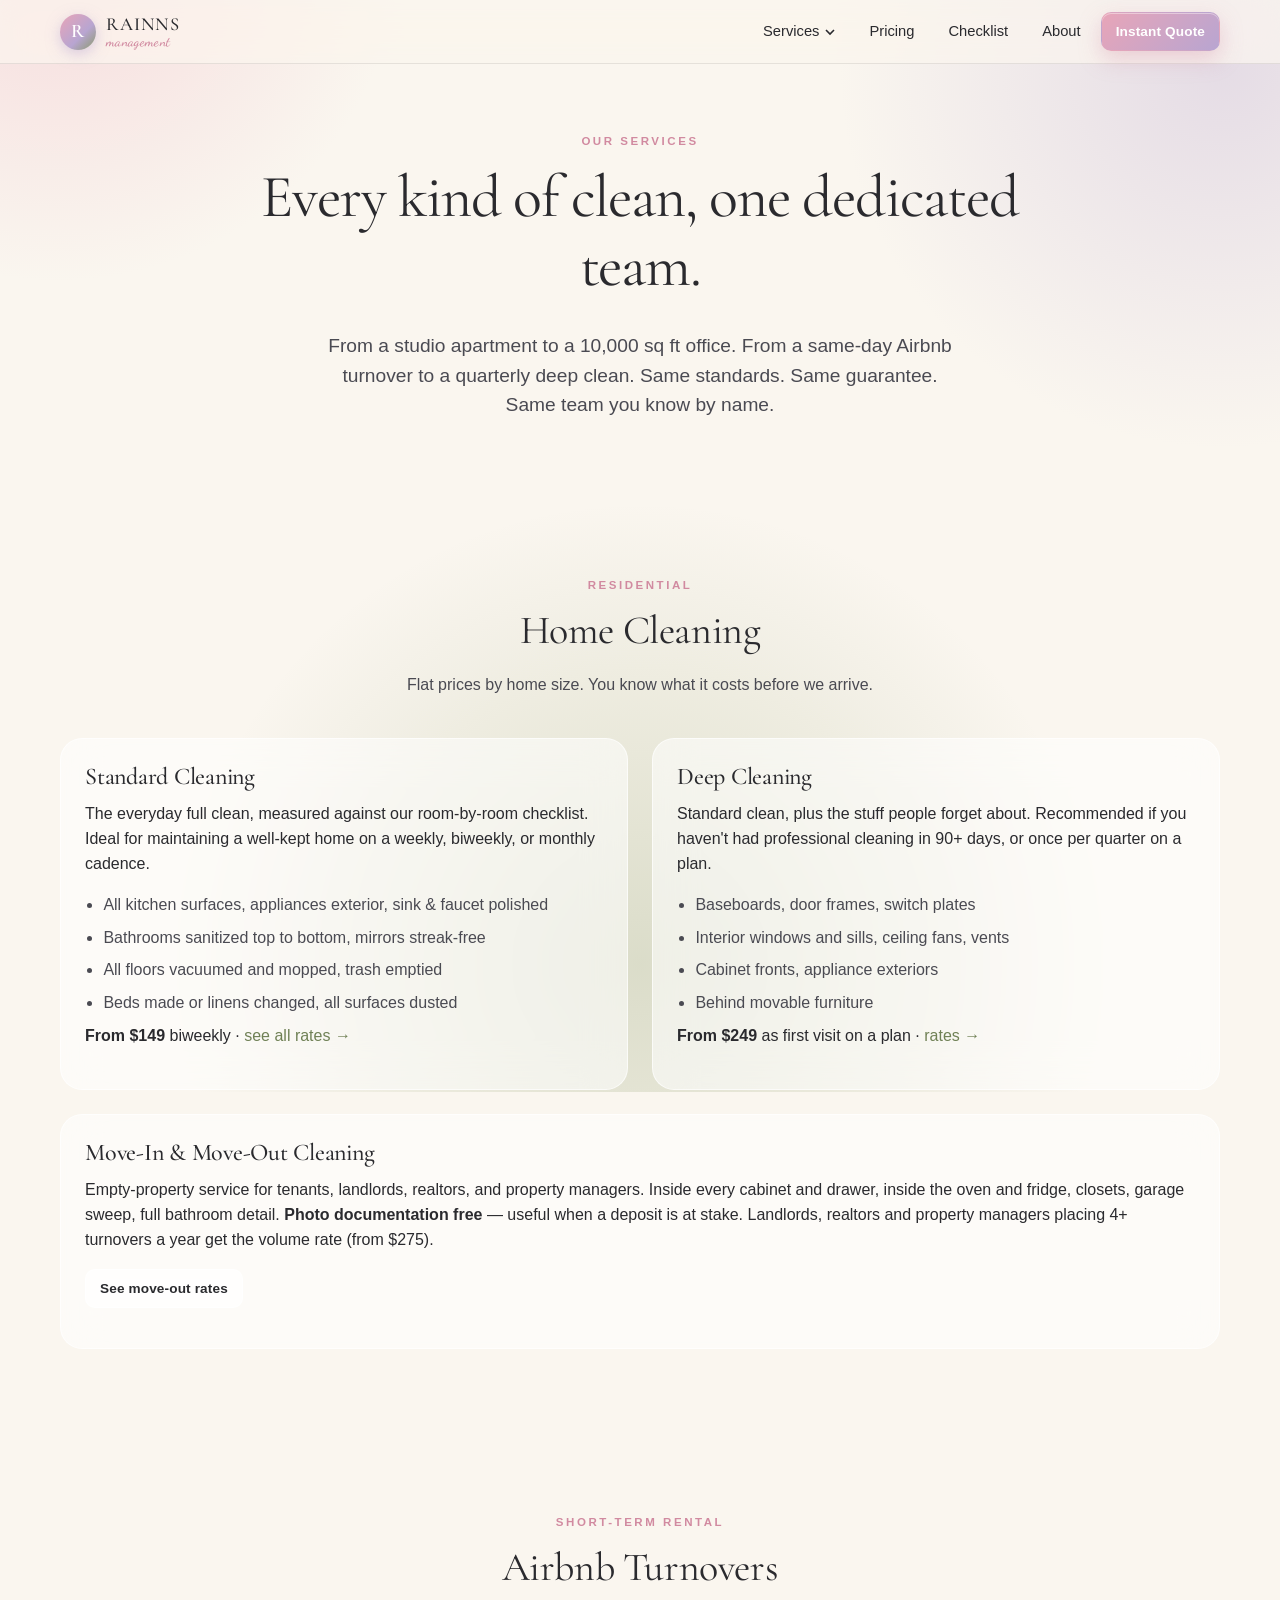
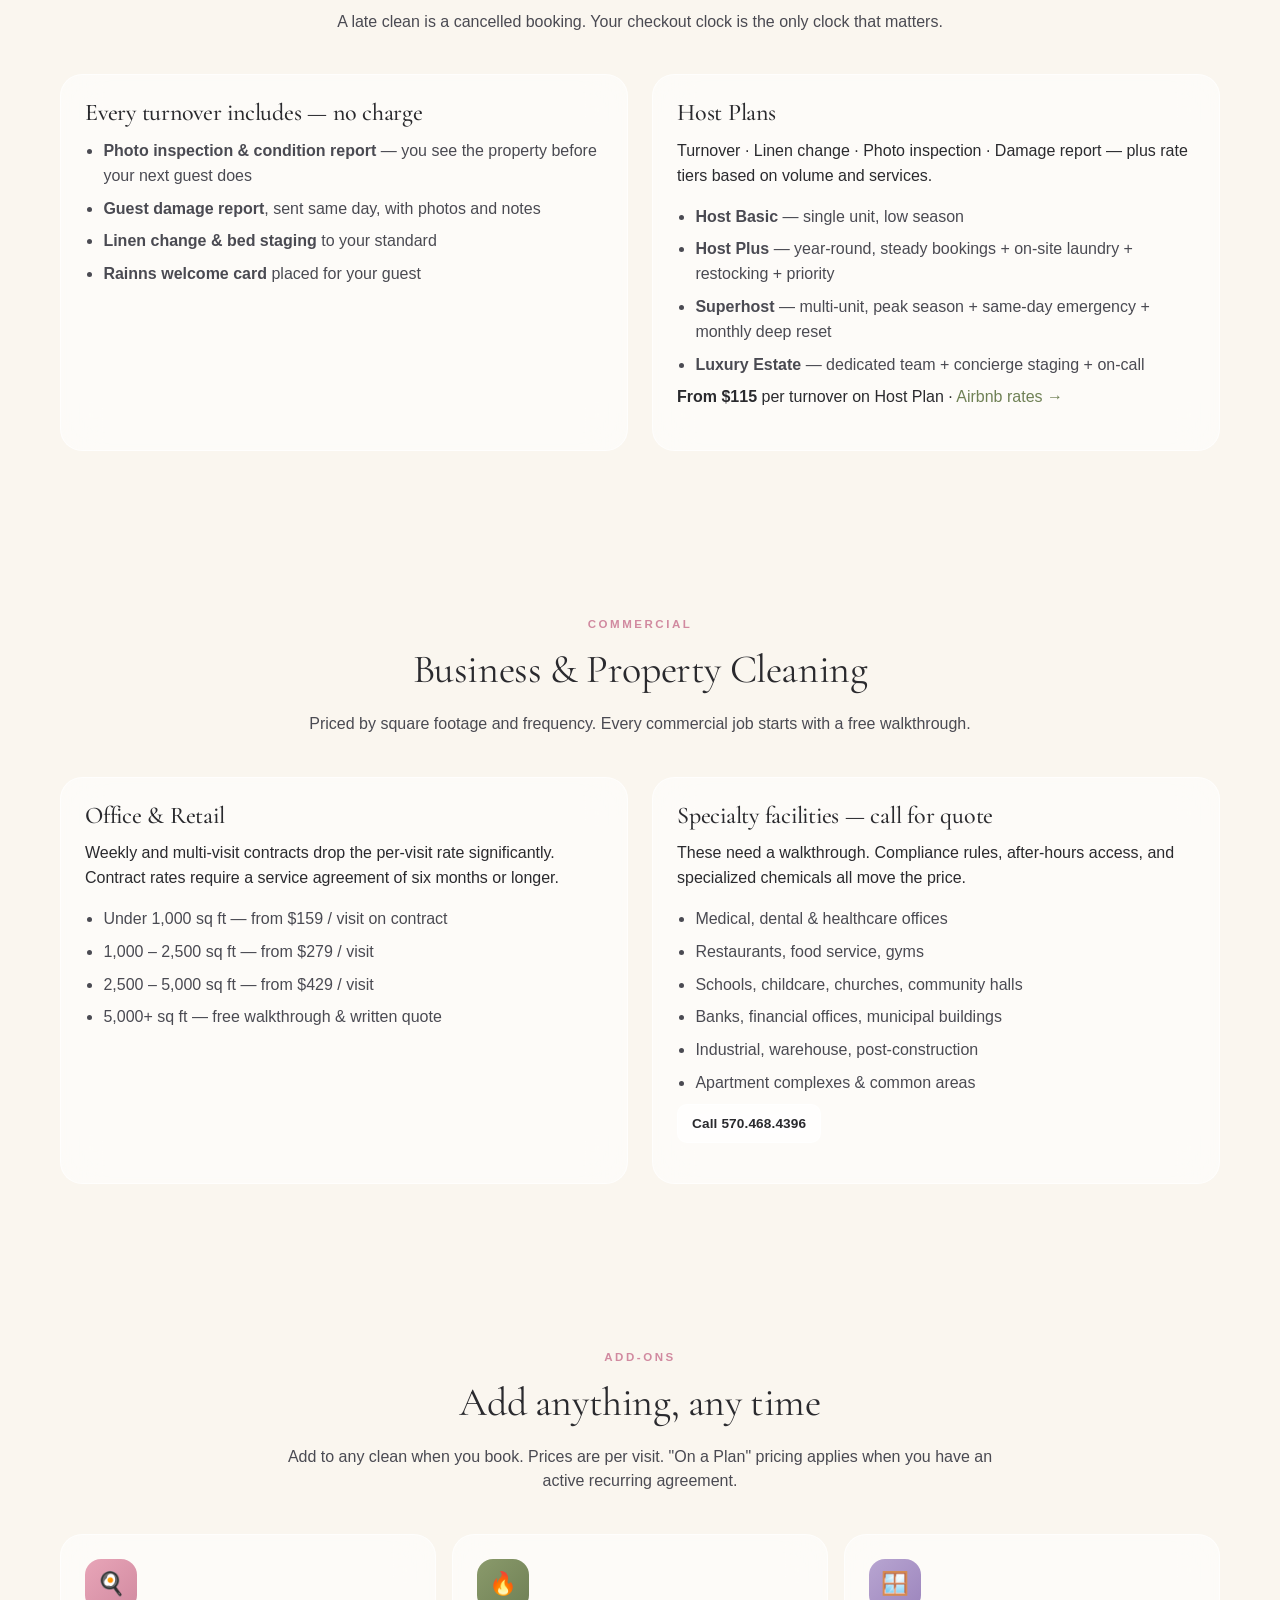
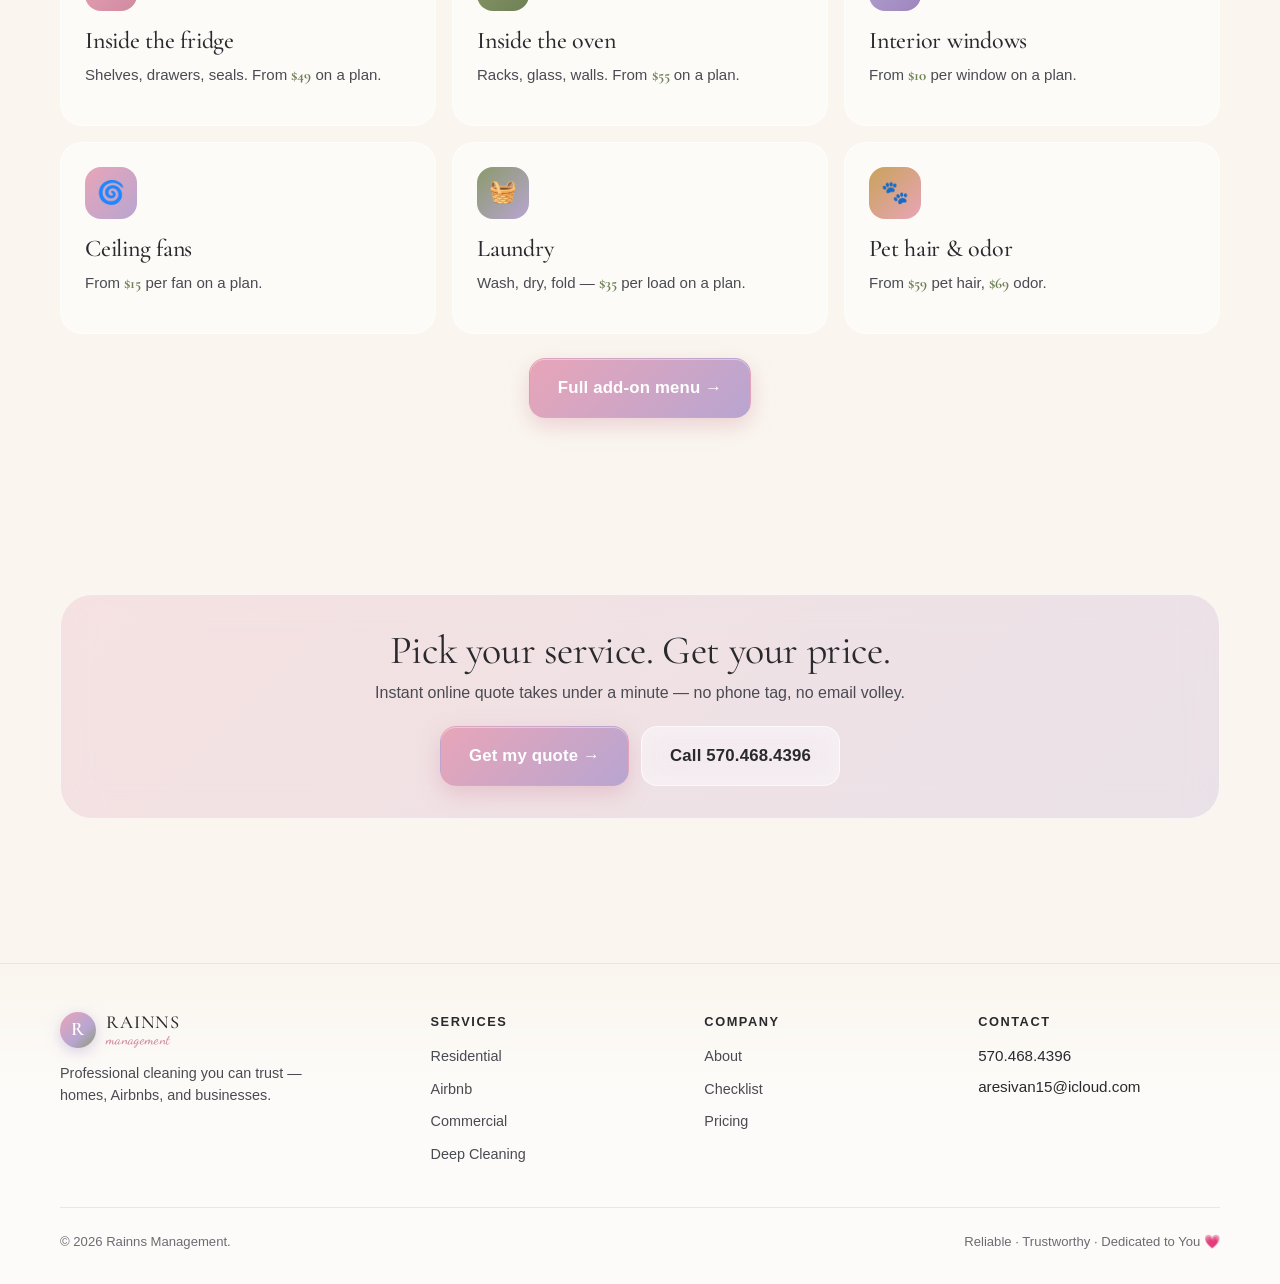
<file: services.html>
<!doctype html>
<html lang="en">
<head>
<meta charset="utf-8">
<meta name="viewport" content="width=device-width,initial-scale=1,viewport-fit=cover">
<meta name="theme-color" content="#faf6ef">
<title>Services — Rainns Management | Home, Airbnb & Commercial Cleaning</title>
<meta name="description" content="Complete cleaning services from Rainns Management: standard, deep, move-out, Airbnb turnovers, and commercial contracts. Every job includes a free walkthrough and 24-hour guarantee.">
<meta name="robots" content="index,follow,max-image-preview:large">
<link rel="canonical" href="https://rainn.io/services.html">
<meta property="og:type" content="website">
<meta property="og:title" content="Cleaning Services — Rainns Management">
<meta property="og:description" content="Home, Airbnb, and commercial cleaning. Free walkthrough, 24-hour guarantee.">
<meta property="og:url" content="https://rainn.io/services.html">
<meta property="og:image" content="https://rainn.io/assets/og-image.png">
<link rel="icon" href="assets/favicon.svg" type="image/svg+xml">
<link rel="apple-touch-icon" href="assets/apple-touch-icon.png">
<link rel="manifest" href="assets/manifest.webmanifest">
<link rel="preconnect" href="https://fonts.googleapis.com">
<link rel="preconnect" href="https://fonts.gstatic.com" crossorigin>
<link href="https://fonts.googleapis.com/css2?family=Cormorant+Garamond:wght@400;500;600&family=Dancing+Script:wght@600;700&display=swap" rel="stylesheet">
<link rel="stylesheet" href="assets/styles.css">

<script type="application/ld+json">
{"@context":"https://schema.org","@type":"BreadcrumbList","itemListElement":[
  {"@type":"ListItem","position":1,"name":"Home","item":"https://rainn.io/"},
  {"@type":"ListItem","position":2,"name":"Services","item":"https://rainn.io/services.html"}
]}
</script>
<script type="application/ld+json">
{"@context":"https://schema.org","@type":"Service","serviceType":"House Cleaning","provider":{"@type":"LocalBusiness","name":"Rainns Management","telephone":"+1-570-468-4396"},"areaServed":"US","offers":{"@type":"Offer","priceCurrency":"USD","price":"149"}}
</script>
</head>
<body>
<a class="skip" href="#main">Skip to main content</a>

<header class="site-header">
  <div class="shell nav">
    <a class="brand" href="index.html"><span class="brand-mark">R</span><span class="brand-text"><b>RAINNS</b><small>management</small></span></a>
    <nav class="nav-primary">
      <div class="nav-item has-mega" aria-expanded="false">
        <button class="nav-link">Services <svg class="caret" viewBox="0 0 10 10"><path d="M1 3l4 4 4-4" fill="none" stroke="currentColor" stroke-width="1.6"/></svg></button>
        <div class="mega"><div class="mega-grid">
          <a class="mega-card blush" href="#residential"><div class="mc-title"><span class="dot"></span>Residential</div><p class="mc-desc">Standard, deep, move-out.</p></a>
          <a class="mega-card sage" href="#airbnb"><div class="mc-title"><span class="dot"></span>Airbnb Turnovers</div><p class="mc-desc">Guest-ready cleans.</p></a>
          <a class="mega-card lav" href="#commercial"><div class="mc-title"><span class="dot"></span>Commercial</div><p class="mc-desc">Priced by sqft.</p></a>
          <a class="mega-card blush" href="#deep"><div class="mc-title"><span class="dot"></span>Deep Cleaning</div><p class="mc-desc">Fans, vents, baseboards.</p></a>
          <a class="mega-card sage" href="#move"><div class="mc-title"><span class="dot"></span>Move-Out</div><p class="mc-desc">Photo documentation.</p></a>
          <a class="mega-card lav" href="#addons"><div class="mc-title"><span class="dot"></span>Add-Ons</div><p class="mc-desc">Full menu.</p></a>
        </div></div>
      </div>
      <a class="nav-link" href="pricing.html">Pricing</a>
      <a class="nav-link" href="checklist.html">Checklist</a>
      <a class="nav-link" href="about.html">About</a>
      <a class="btn btn-primary btn-sm" href="index.html#quote">Instant Quote</a>
    </nav>
    <button id="hamburger" class="hamburger" aria-label="Open menu" aria-expanded="false" aria-controls="mobileNav">
      <svg viewBox="0 0 24 24" fill="none" stroke="currentColor" stroke-width="2" stroke-linecap="round"><path d="M4 7h16M4 12h16M4 17h16"/></svg>
    </button>
  </div>
</header>

<div id="mobileNav" class="mobile-nav" aria-hidden="true">
    <div class="m-topbar"><button type="button" class="m-close" aria-label="Close menu"><svg viewBox="0 0 24 24" fill="none" stroke="currentColor" stroke-width="2.2" stroke-linecap="round"><path d="M6 6l12 12M18 6L6 18"/></svg></button></div>
    
    <details open><summary>Services</summary><div class="m-links">
      <a href="#residential">Residential</a><a href="#deep">Deep Cleaning</a><a href="#move">Move-Out</a>
      <a href="#airbnb">Airbnb</a><a href="#commercial">Commercial</a><a href="#addons">Add-Ons</a>
    </div></details>
    <details><summary>Pricing</summary><div class="m-links">
      <a href="pricing.html#residential">Home Rates</a><a href="pricing.html#airbnb">Airbnb Rates</a>
      <a href="pricing.html#commercial">Commercial Rates</a><a href="pricing.html#plans">Plans</a>
    </div></details>
    <details><summary>Company</summary><div class="m-links">
      <a href="checklist.html">Checklist</a><a href="about.html">About</a>
    </div></details>
    <div class="m-cta"><a class="btn btn-primary" href="index.html#quote">Get Instant Quote</a><a class="btn btn-glass" href="tel:+15704684396">Call 570.468.4396</a></div>
  </div>


<main id="main">
<section class="hero">
  <div class="shell">
    <div class="text-center" style="max-width:760px;margin:0 auto">
      <div class="eyebrow">Our services</div>
      <h1>Every kind of clean, one dedicated team.</h1>
      <p class="lead" style="margin:0 auto">From a studio apartment to a 10,000 sq ft office. From a same-day Airbnb turnover to a quarterly deep clean. Same standards. Same guarantee. Same team you know by name.</p>
    </div>
  </div>
</section>

<section id="residential">
  <div class="shell">
    <div class="sec-head"><div class="eyebrow">Residential</div><h2>Home Cleaning</h2><p>Flat prices by home size. You know what it costs before we arrive.</p></div>
    <div class="two-panel">
      <div class="panel">
        <h3>Standard Cleaning</h3>
        <p>The everyday full clean, measured against our room-by-room checklist. Ideal for maintaining a well-kept home on a weekly, biweekly, or monthly cadence.</p>
        <ul>
          <li>All kitchen surfaces, appliances exterior, sink & faucet polished</li>
          <li>Bathrooms sanitized top to bottom, mirrors streak-free</li>
          <li>All floors vacuumed and mopped, trash emptied</li>
          <li>Beds made or linens changed, all surfaces dusted</li>
        </ul>
        <p><strong>From $149</strong> biweekly · <a href="pricing.html#residential">see all rates →</a></p>
      </div>
      <div class="panel" id="deep">
        <h3>Deep Cleaning</h3>
        <p>Standard clean, plus the stuff people forget about. Recommended if you haven't had professional cleaning in 90+ days, or once per quarter on a plan.</p>
        <ul>
          <li>Baseboards, door frames, switch plates</li>
          <li>Interior windows and sills, ceiling fans, vents</li>
          <li>Cabinet fronts, appliance exteriors</li>
          <li>Behind movable furniture</li>
        </ul>
        <p><strong>From $249</strong> as first visit on a plan · <a href="pricing.html#residential">rates →</a></p>
      </div>
    </div>

    <div class="panel mt-3" id="move">
      <h3>Move-In & Move-Out Cleaning</h3>
      <p>Empty-property service for tenants, landlords, realtors, and property managers. Inside every cabinet and drawer, inside the oven and fridge, closets, garage sweep, full bathroom detail. <strong>Photo documentation free</strong> — useful when a deposit is at stake. Landlords, realtors and property managers placing 4+ turnovers a year get the volume rate (from $275).</p>
      <p><a href="pricing.html#residential" class="btn btn-glass btn-sm">See move-out rates</a></p>
    </div>
  </div>
</section>

<section id="airbnb">
  <div class="shell">
    <div class="sec-head"><div class="eyebrow">Short-term rental</div><h2>Airbnb Turnovers</h2><p>A late clean is a cancelled booking. Your checkout clock is the only clock that matters.</p></div>
    <div class="two-panel">
      <div class="panel">
        <h3>Every turnover includes — no charge</h3>
        <ul>
          <li><strong>Photo inspection & condition report</strong> — you see the property before your next guest does</li>
          <li><strong>Guest damage report</strong>, sent same day, with photos and notes</li>
          <li><strong>Linen change & bed staging</strong> to your standard</li>
          <li><strong>Rainns welcome card</strong> placed for your guest</li>
        </ul>
      </div>
      <div class="panel">
        <h3>Host Plans</h3>
        <p>Turnover · Linen change · Photo inspection · Damage report — plus rate tiers based on volume and services.</p>
        <ul>
          <li><strong>Host Basic</strong> — single unit, low season</li>
          <li><strong>Host Plus</strong> — year-round, steady bookings + on-site laundry + restocking + priority</li>
          <li><strong>Superhost</strong> — multi-unit, peak season + same-day emergency + monthly deep reset</li>
          <li><strong>Luxury Estate</strong> — dedicated team + concierge staging + on-call</li>
        </ul>
        <p><strong>From $115</strong> per turnover on Host Plan · <a href="pricing.html#airbnb">Airbnb rates →</a></p>
      </div>
    </div>
  </div>
</section>

<section id="commercial">
  <div class="shell">
    <div class="sec-head"><div class="eyebrow">Commercial</div><h2>Business & Property Cleaning</h2><p>Priced by square footage and frequency. Every commercial job starts with a free walkthrough.</p></div>
    <div class="two-panel">
      <div class="panel">
        <h3>Office & Retail</h3>
        <p>Weekly and multi-visit contracts drop the per-visit rate significantly. Contract rates require a service agreement of six months or longer.</p>
        <ul>
          <li>Under 1,000 sq ft — from $159 / visit on contract</li>
          <li>1,000 – 2,500 sq ft — from $279 / visit</li>
          <li>2,500 – 5,000 sq ft — from $429 / visit</li>
          <li>5,000+ sq ft — free walkthrough & written quote</li>
        </ul>
      </div>
      <div class="panel">
        <h3>Specialty facilities — call for quote</h3>
        <p>These need a walkthrough. Compliance rules, after-hours access, and specialized chemicals all move the price.</p>
        <ul>
          <li>Medical, dental & healthcare offices</li>
          <li>Restaurants, food service, gyms</li>
          <li>Schools, childcare, churches, community halls</li>
          <li>Banks, financial offices, municipal buildings</li>
          <li>Industrial, warehouse, post-construction</li>
          <li>Apartment complexes & common areas</li>
        </ul>
        <p><a href="tel:+15704684396" class="btn btn-glass btn-sm">Call 570.468.4396</a></p>
      </div>
    </div>
  </div>
</section>

<section id="addons">
  <div class="shell">
    <div class="sec-head"><div class="eyebrow">Add-ons</div><h2>Add anything, any time</h2><p>Add to any clean when you book. Prices are per visit. "On a Plan" pricing applies when you have an active recurring agreement.</p></div>
    <div class="svc-grid">
      <div class="svc a"><div class="svc-ico">🍳</div><h3>Inside the fridge</h3><p>Shelves, drawers, seals. From <b style="color:var(--sage-2);font-family:'Cormorant Garamond',serif">$49</b> on a plan.</p></div>
      <div class="svc b"><div class="svc-ico">🔥</div><h3>Inside the oven</h3><p>Racks, glass, walls. From <b style="color:var(--sage-2);font-family:'Cormorant Garamond',serif">$55</b> on a plan.</p></div>
      <div class="svc c"><div class="svc-ico">🪟</div><h3>Interior windows</h3><p>From <b style="color:var(--sage-2);font-family:'Cormorant Garamond',serif">$10</b> per window on a plan.</p></div>
      <div class="svc d"><div class="svc-ico">🌀</div><h3>Ceiling fans</h3><p>From <b style="color:var(--sage-2);font-family:'Cormorant Garamond',serif">$15</b> per fan on a plan.</p></div>
      <div class="svc e"><div class="svc-ico">🧺</div><h3>Laundry</h3><p>Wash, dry, fold — <b style="color:var(--sage-2);font-family:'Cormorant Garamond',serif">$35</b> per load on a plan.</p></div>
      <div class="svc f"><div class="svc-ico">🐾</div><h3>Pet hair & odor</h3><p>From <b style="color:var(--sage-2);font-family:'Cormorant Garamond',serif">$59</b> pet hair, <b style="color:var(--sage-2);font-family:'Cormorant Garamond',serif">$69</b> odor.</p></div>
    </div>
    <p class="text-center mt-3"><a class="btn btn-primary btn-lg" href="pricing.html#addons">Full add-on menu →</a></p>
  </div>
</section>

<section>
  <div class="shell">
    <div class="cta-band">
      <h2>Pick your service. Get your price.</h2>
      <p>Instant online quote takes under a minute — no phone tag, no email volley.</p>
      <div class="cta-row">
        <a class="btn btn-primary btn-lg" href="index.html#quote">Get my quote →</a>
        <a class="btn btn-glass btn-lg" href="tel:+15704684396">Call 570.468.4396</a>
      </div>
    </div>
  </div>
</section>
</main>

<footer class="site-footer">
  <div class="shell">
    <div class="foot-grid">
      <div class="foot-col foot-brand">
        <div class="brand" style="margin-bottom:14px"><span class="brand-mark">R</span><span class="brand-text"><b>RAINNS</b><small>management</small></span></div>
        <p>Professional cleaning you can trust — homes, Airbnbs, and businesses.</p>
      </div>
      <div class="foot-col"><h5>Services</h5><ul>
        <li><a href="#residential">Residential</a></li><li><a href="#airbnb">Airbnb</a></li>
        <li><a href="#commercial">Commercial</a></li><li><a href="#deep">Deep Cleaning</a></li>
      </ul></div>
      <div class="foot-col"><h5>Company</h5><ul>
        <li><a href="about.html">About</a></li><li><a href="checklist.html">Checklist</a></li>
        <li><a href="pricing.html">Pricing</a></li>
      </ul></div>
      <div class="foot-col foot-contact"><h5>Contact</h5>
        <a href="tel:+15704684396">570.468.4396</a><br><a href="mailto:aresivan15@icloud.com">aresivan15@icloud.com</a>
      </div>
    </div>
    <div class="foot-bottom">
      <span>© <span id="yr">2026</span> Rainns Management.</span>
      <span>Reliable · Trustworthy · Dedicated to You 💗</span>
    </div>
  </div>
</footer>

<script src="assets/app.js" defer></script>
</body>
</html>
</file>
<file: assets/styles.css>
/* ============================================================
   RAINNS MANAGEMENT — iOS glassmorphism design system
   Mobile-first, desktop-enhanced, WCAG-AA safe
   ============================================================ */

:root{
  /* Brand palette derived from the catalog */
  --cream:#faf6ef;
  --cream-2:#f4ede0;
  --ink:#2a2a2e;
  --ink-2:#4a4a52;
  --muted:#6b6b74;
  --sage:#8a9a6b;
  --sage-2:#6f8055;
  --blush:#e8a5b8;
  --blush-2:#d18aa0;
  --lavender:#b8a5d1;
  --lavender-2:#9c85bd;
  --gold:#c9a25a;
  --line:rgba(42,42,46,.10);
  --glass-bg:rgba(255,255,255,.55);
  --glass-bg-strong:rgba(255,255,255,.72);
  --glass-border:rgba(255,255,255,.65);
  --glass-shadow:0 10px 40px rgba(80,60,90,.10), 0 1px 0 rgba(255,255,255,.6) inset;
  --radius:22px;
  --radius-sm:14px;
  --radius-lg:32px;
  --shell-max:1200px;
  --header-h:64px;
  --ease:cubic-bezier(.2,.7,.2,1);
}

/* Reset */
*,*::before,*::after{box-sizing:border-box}
html{-webkit-text-size-adjust:100%;text-size-adjust:100%;scroll-behavior:smooth;scroll-padding-top:calc(var(--header-h) + 12px)}
body{margin:0;font-family:-apple-system,BlinkMacSystemFont,"SF Pro Text","Helvetica Neue",Segoe UI,Roboto,Arial,sans-serif;
  color:var(--ink);line-height:1.55;background:var(--cream);
  -webkit-font-smoothing:antialiased;text-rendering:optimizeLegibility;overflow-x:hidden}
img,svg,video{display:block;max-width:100%;height:auto}
button{font:inherit;color:inherit;background:none;border:0;cursor:pointer}
input,select,textarea{font:inherit;color:inherit}
a{color:var(--sage-2);text-decoration:none;-webkit-tap-highlight-color:transparent}
a:hover{text-decoration:underline;text-underline-offset:3px}

/* Animated aurora background */
body::before{
  content:"";position:fixed;inset:-15vmax;z-index:-2;pointer-events:none;
  background:
    radial-gradient(45vmax 45vmax at 15% 10%, rgba(232,165,184,.35), transparent 60%),
    radial-gradient(50vmax 50vmax at 85% 20%, rgba(184,165,209,.32), transparent 60%),
    radial-gradient(60vmax 60vmax at 50% 90%, rgba(138,154,107,.28), transparent 60%),
    var(--cream);
  filter:saturate(1.05);
}
body::after{
  content:"";position:fixed;inset:0;z-index:-1;pointer-events:none;
  background-image:
    radial-gradient(1px 1px at 20% 30%, rgba(255,255,255,.7), transparent 50%),
    radial-gradient(1px 1px at 70% 60%, rgba(255,255,255,.5), transparent 50%),
    radial-gradient(1px 1px at 40% 80%, rgba(255,255,255,.5), transparent 50%);
  background-size:180px 180px;opacity:.6;
}

/* Skip link */
.skip{position:absolute;left:-9999px;top:0;background:#fff;color:var(--ink);padding:10px 14px;border-radius:8px;z-index:1000}
.skip:focus{left:12px;top:12px;outline:2px solid var(--sage-2)}

/* Typography */
h1,h2,h3,h4{font-family:"Cormorant Garamond","Iowan Old Style","Palatino Linotype","Palatino",Georgia,serif;
  font-weight:500;letter-spacing:-.01em;line-height:1.15;margin:0 0 .5em;color:var(--ink)}
h1{font-size:clamp(2rem,7vw,3.75rem);letter-spacing:-.02em;font-weight:400}
h2{font-size:clamp(1.65rem,4.2vw,2.5rem);font-weight:400}
h3{font-size:clamp(1.2rem,2.8vw,1.5rem)}
h4{font-size:1.1rem}
p{margin:0 0 1em}
.script{font-family:"Dancing Script","Snell Roundhand","Brush Script MT",cursive;color:var(--blush-2);font-weight:600}
.eyebrow{display:inline-block;font-size:.72rem;letter-spacing:.22em;text-transform:uppercase;color:var(--blush-2);font-weight:700;margin-bottom:.75rem}
.lead{font-size:clamp(1.05rem,2.4vw,1.2rem);color:var(--ink-2);max-width:60ch}

/* Layout */
.shell{width:100%;max-width:var(--shell-max);margin:0 auto;padding:0 20px}
section{padding:56px 0;position:relative}
@media (min-width:768px){section{padding:80px 0}}

/* -------------------- Header / Mega menu -------------------- */
.site-header{
  position:sticky;top:0;z-index:100;
  backdrop-filter:saturate(180%) blur(20px);-webkit-backdrop-filter:saturate(180%) blur(20px);
  background:rgba(250,246,239,.72);
  border-bottom:1px solid var(--line);
  height:var(--header-h);
}
.nav{display:flex;align-items:center;justify-content:space-between;height:100%;gap:16px}
.brand{display:flex;align-items:center;gap:10px;text-decoration:none;color:var(--ink);font-weight:600;letter-spacing:.02em}
.brand:hover{text-decoration:none}
.brand-mark{
  width:36px;height:36px;border-radius:50%;
  background:linear-gradient(135deg,var(--blush) 0%,var(--lavender) 60%,var(--sage) 100%);
  display:grid;place-items:center;color:#fff;font-family:"Cormorant Garamond",serif;font-weight:600;font-size:1.2rem;
  box-shadow:0 4px 14px rgba(184,165,209,.5);
}
.brand-text{display:flex;flex-direction:column;line-height:1}
.brand-text b{font-family:"Cormorant Garamond",serif;font-weight:500;font-size:1.15rem;letter-spacing:.06em}
.brand-text small{font-family:"Dancing Script",cursive;color:var(--blush-2);font-size:.85rem;margin-top:2px}

.nav-primary{display:none}
@media (min-width:960px){
  .nav-primary{display:flex;align-items:center;gap:6px}
}
.nav-item{position:relative}
.nav-link{
  display:inline-flex;align-items:center;gap:6px;padding:10px 14px;border-radius:12px;
  font-size:.92rem;font-weight:500;color:var(--ink);transition:background .2s var(--ease),color .2s var(--ease);
}
.nav-link:hover{background:rgba(255,255,255,.7);text-decoration:none}
.nav-link .caret{width:10px;height:10px;transition:transform .2s var(--ease)}
.nav-item[aria-expanded="true"] .nav-link .caret{transform:rotate(180deg)}

/* Mega panel */
.mega{
  position:absolute;left:50%;top:calc(100% + 10px);transform:translateX(-50%) translateY(-8px);
  min-width:min(720px,92vw);
  background:var(--glass-bg-strong);
  backdrop-filter:saturate(180%) blur(24px);-webkit-backdrop-filter:saturate(180%) blur(24px);
  border:1px solid var(--glass-border);border-radius:22px;
  box-shadow:0 20px 60px rgba(60,40,80,.18);
  padding:20px;opacity:0;visibility:hidden;pointer-events:none;transition:opacity .2s var(--ease),transform .2s var(--ease);
}
.nav-item[aria-expanded="true"] .mega{opacity:1;visibility:visible;pointer-events:auto;transform:translateX(-50%) translateY(0)}
.mega-grid{display:grid;grid-template-columns:repeat(3,1fr);gap:14px}
.mega-card{
  display:block;padding:14px;border-radius:14px;background:rgba(255,255,255,.55);
  border:1px solid rgba(255,255,255,.7);color:var(--ink);
  transition:transform .2s var(--ease),background .2s var(--ease);
}
.mega-card:hover{background:#fff;text-decoration:none;transform:translateY(-2px)}
.mega-card .mc-title{font-weight:600;margin-bottom:4px;display:flex;align-items:center;gap:8px}
.mega-card .mc-desc{font-size:.85rem;color:var(--muted);margin:0}
.mega-card .dot{width:8px;height:8px;border-radius:50%;background:var(--blush)}
.mega-card.sage .dot{background:var(--sage)}
.mega-card.lav .dot{background:var(--lavender)}
.mega-card.blush .dot{background:var(--blush)}

/* CTA button */
.btn{
  display:inline-flex;align-items:center;justify-content:center;gap:8px;
  padding:12px 20px;min-height:44px;border-radius:14px;font-weight:600;font-size:.95rem;letter-spacing:.01em;
  transition:transform .18s var(--ease),box-shadow .2s var(--ease),background .2s var(--ease);
  border:1px solid transparent;text-decoration:none;user-select:none;-webkit-user-select:none;
}
.btn:hover{text-decoration:none;transform:translateY(-1px)}
.btn:active{transform:translateY(0) scale(.98)}
.btn-primary{
  background:linear-gradient(135deg,var(--blush) 0%,var(--lavender) 100%);color:#fff;
  box-shadow:0 8px 22px rgba(209,138,160,.35), 0 1px 0 rgba(255,255,255,.4) inset;
}
.btn-primary:hover{box-shadow:0 12px 28px rgba(209,138,160,.45)}
.btn-glass{
  background:var(--glass-bg);color:var(--ink);border-color:var(--glass-border);
  backdrop-filter:blur(12px);-webkit-backdrop-filter:blur(12px);
}
.btn-ghost{background:transparent;color:var(--ink);border-color:var(--line)}
.btn-sm{padding:8px 14px;font-size:.85rem;min-height:36px;border-radius:10px}
.btn-lg{padding:16px 28px;font-size:1.05rem;border-radius:16px}
.btn:focus-visible{outline:3px solid var(--lavender);outline-offset:2px}

/* Mobile menu */
.hamburger{
  display:inline-grid;place-items:center;width:44px;height:44px;border-radius:12px;
  background:var(--glass-bg);border:1px solid var(--glass-border);backdrop-filter:blur(12px);-webkit-backdrop-filter:blur(12px);
}
@media (min-width:960px){.hamburger{display:none}}
.hamburger svg{width:22px;height:22px}

/* Mobile nav MUST be a sibling of .site-header, not a child — the header
   has backdrop-filter which creates a containing block for position:fixed
   descendants and would clip the overlay to the 64px header height. */
.mobile-nav{
  position:fixed;
  top:var(--header-h); left:0; right:0; bottom:0;
  z-index:200;
  background:rgba(250,246,239,.98);
  -webkit-backdrop-filter:saturate(180%) blur(24px);
  backdrop-filter:saturate(180%) blur(24px);
  padding:24px 20px calc(40px + env(safe-area-inset-bottom));
  overflow-y:auto;
  -webkit-overflow-scrolling:touch;
  opacity:0;
  transform:translateY(-12px);
  transition:opacity .22s var(--ease), transform .22s var(--ease), visibility 0s linear .22s;
  visibility:hidden;
  pointer-events:none;
}
.mobile-nav.open{
  opacity:1;
  transform:translateY(0);
  visibility:visible;
  pointer-events:auto;
  transition:opacity .22s var(--ease), transform .22s var(--ease), visibility 0s linear 0s;
}
@media (min-width:960px){.mobile-nav{display:none}}
.mobile-nav details{
  background:var(--glass-bg-strong);
  border:1px solid var(--glass-border);
  border-radius:16px;
  margin-bottom:10px;
  overflow:hidden;
  box-shadow:0 4px 14px rgba(80,60,90,.06);
}
.mobile-nav summary{
  padding:16px 18px;font-weight:600;font-size:1rem;cursor:pointer;list-style:none;
  display:flex;justify-content:space-between;align-items:center;min-height:52px;
  user-select:none;-webkit-user-select:none;
}
.mobile-nav summary::-webkit-details-marker{display:none}
.mobile-nav summary::after{content:"+";font-size:1.5rem;color:var(--blush-2);transition:transform .2s;line-height:1;font-weight:400}
.mobile-nav details[open] summary::after{content:"–"}
.mobile-nav .m-links{padding:4px 12px 14px}
.mobile-nav .m-links a{
  display:block;padding:14px 14px;border-radius:10px;color:var(--ink);font-size:.98rem;min-height:48px;
  border-bottom:1px solid rgba(0,0,0,.04);
}
.mobile-nav .m-links a:last-child{border-bottom:0}
.mobile-nav .m-links a:hover,
.mobile-nav .m-links a:active{background:rgba(255,255,255,.9);text-decoration:none;color:var(--sage-2)}
.mobile-nav .m-cta{margin-top:20px;display:flex;flex-direction:column;gap:12px;padding-bottom:8px}
.mobile-nav .m-cta .btn{min-height:52px;font-size:1rem}

.mobile-nav .m-topbar{
  display:flex;justify-content:flex-end;margin:-8px -4px 12px;
}
.mobile-nav .m-close{
  width:44px;height:44px;border-radius:12px;display:grid;place-items:center;
  background:var(--glass-bg);border:1px solid var(--glass-border);
  -webkit-backdrop-filter:blur(12px);backdrop-filter:blur(12px);
  color:var(--ink);cursor:pointer;
}
.mobile-nav .m-close svg{width:20px;height:20px}
.mobile-nav .m-close:hover{background:#fff;color:var(--blush-2)}

/* Prevent background scroll when menu is open */
body.menu-open{overflow:hidden;position:fixed;width:100%}

/* -------------------- Hero -------------------- */
.hero{padding:40px 0 40px;position:relative}
@media (min-width:768px){.hero{padding:64px 0 72px}}
.hero-grid{display:grid;grid-template-columns:1fr;gap:32px;align-items:center}
@media (min-width:960px){.hero-grid{grid-template-columns:1.15fr .95fr;gap:56px}}
.hero-copy .badge{
  display:inline-flex;align-items:center;gap:8px;padding:6px 14px;border-radius:999px;
  background:var(--glass-bg);border:1px solid var(--glass-border);backdrop-filter:blur(12px);-webkit-backdrop-filter:blur(12px);
  font-size:.78rem;letter-spacing:.08em;text-transform:uppercase;color:var(--ink-2);font-weight:600;margin-bottom:16px;
}
.hero-copy .badge .pulse{width:8px;height:8px;border-radius:50%;background:var(--sage);animation:pulse 2.4s ease-in-out infinite}
@keyframes pulse{0%,100%{opacity:.6;transform:scale(1)}50%{opacity:1;transform:scale(1.4)}}
.hero-copy h1{margin-bottom:16px}
.hero-copy h1 em{font-style:normal;background:linear-gradient(135deg,var(--blush-2),var(--lavender-2));
  -webkit-background-clip:text;background-clip:text;color:transparent}
.hero-actions{display:flex;flex-wrap:wrap;gap:12px;margin-top:24px}
.hero-trust{display:flex;flex-wrap:wrap;gap:18px 22px;margin-top:28px;font-size:.85rem;color:var(--ink-2)}
.hero-trust .t{display:flex;align-items:center;gap:8px}
.hero-trust svg{width:18px;height:18px;color:var(--sage-2);flex-shrink:0}

/* Hero visual */
.hero-visual{position:relative;min-height:340px}
.glass-card{
  position:relative;background:var(--glass-bg);border:1px solid var(--glass-border);border-radius:var(--radius-lg);
  backdrop-filter:saturate(180%) blur(24px);-webkit-backdrop-filter:saturate(180%) blur(24px);
  box-shadow:var(--glass-shadow);padding:22px;
}
.hero-card{padding:22px}
.hero-card h3{font-family:-apple-system,"SF Pro Text",Segoe UI,sans-serif;font-size:.85rem;letter-spacing:.18em;text-transform:uppercase;color:var(--muted);margin-bottom:14px;font-weight:600}
.price-row{display:flex;justify-content:space-between;align-items:baseline;padding:12px 0;border-bottom:1px dashed var(--line)}
.price-row:last-child{border-bottom:0}
.price-row .label{font-size:.95rem}
.price-row .price{font-family:"Cormorant Garamond",serif;font-size:1.35rem;color:var(--sage-2);font-weight:600}
.price-row .strike{color:var(--muted);text-decoration:line-through;margin-right:8px;font-size:.85rem;font-weight:400}
.floating-chip{
  position:absolute;padding:10px 14px;border-radius:14px;
  background:var(--glass-bg-strong);border:1px solid var(--glass-border);
  backdrop-filter:blur(20px);-webkit-backdrop-filter:blur(20px);
  box-shadow:0 12px 30px rgba(80,60,90,.14);
  display:flex;align-items:center;gap:8px;font-size:.85rem;font-weight:600;
  animation:float 6s ease-in-out infinite;
}
.floating-chip.c1{top:-14px;right:8px;animation-delay:0s}
.floating-chip.c2{bottom:-14px;left:12px;animation-delay:-3s}
.floating-chip .ico{width:28px;height:28px;border-radius:50%;display:grid;place-items:center;color:#fff;font-size:.85rem}
.floating-chip.c1 .ico{background:linear-gradient(135deg,var(--sage),var(--sage-2))}
.floating-chip.c2 .ico{background:linear-gradient(135deg,var(--blush),var(--lavender))}
@keyframes float{0%,100%{transform:translateY(0)}50%{transform:translateY(-8px)}}

/* -------------------- Feature strip -------------------- */
.features{padding:28px 0 40px}
.features-grid{display:grid;grid-template-columns:repeat(2,1fr);gap:12px}
@media (min-width:640px){.features-grid{grid-template-columns:repeat(4,1fr)}}
.feature{
  background:var(--glass-bg);border:1px solid var(--glass-border);border-radius:var(--radius);
  backdrop-filter:blur(20px);-webkit-backdrop-filter:blur(20px);
  padding:18px;text-align:center;
}
.feature .fi{width:40px;height:40px;margin:0 auto 10px;border-radius:12px;display:grid;place-items:center;color:#fff}
.feature .fi.s1{background:linear-gradient(135deg,var(--blush),var(--blush-2))}
.feature .fi.s2{background:linear-gradient(135deg,var(--sage),var(--sage-2))}
.feature .fi.s3{background:linear-gradient(135deg,var(--lavender),var(--lavender-2))}
.feature .fi.s4{background:linear-gradient(135deg,#c9a25a,#a88445)}
.feature b{display:block;font-size:.95rem;margin-bottom:2px}
.feature span{font-size:.78rem;color:var(--muted)}

/* -------------------- Section head -------------------- */
.sec-head{text-align:center;max-width:720px;margin:0 auto 40px}
.sec-head p{color:var(--ink-2)}

/* -------------------- Cards / Service grid -------------------- */
.svc-grid{display:grid;grid-template-columns:1fr;gap:16px}
@media (min-width:720px){.svc-grid{grid-template-columns:repeat(2,1fr)}}
@media (min-width:1000px){.svc-grid{grid-template-columns:repeat(3,1fr)}}
.svc{
  background:var(--glass-bg);border:1px solid var(--glass-border);border-radius:var(--radius);
  backdrop-filter:blur(20px);-webkit-backdrop-filter:blur(20px);
  padding:24px;display:flex;flex-direction:column;transition:transform .25s var(--ease),box-shadow .25s var(--ease);
}
.svc:hover{transform:translateY(-4px);box-shadow:0 20px 40px rgba(80,60,90,.12)}
.svc .svc-ico{width:52px;height:52px;border-radius:16px;display:grid;place-items:center;color:#fff;margin-bottom:16px;font-size:1.4rem}
.svc.a .svc-ico{background:linear-gradient(135deg,var(--blush),var(--blush-2))}
.svc.b .svc-ico{background:linear-gradient(135deg,var(--sage),var(--sage-2))}
.svc.c .svc-ico{background:linear-gradient(135deg,var(--lavender),var(--lavender-2))}
.svc.d .svc-ico{background:linear-gradient(135deg,#e8a5b8,#b8a5d1)}
.svc.e .svc-ico{background:linear-gradient(135deg,var(--sage),var(--lavender))}
.svc.f .svc-ico{background:linear-gradient(135deg,#c9a25a,var(--blush))}
.svc h3{margin-bottom:8px}
.svc p{color:var(--ink-2);font-size:.94rem;margin-bottom:14px;flex:1}
.svc .from{
  display:inline-flex;align-items:center;gap:6px;font-size:.85rem;color:var(--muted);
  padding:6px 12px;border-radius:999px;background:rgba(255,255,255,.6);border:1px solid var(--line);
  align-self:flex-start;margin-bottom:14px;
}
.svc .from b{color:var(--sage-2);font-family:"Cormorant Garamond",serif;font-size:1.1rem}
.svc .svc-cta{margin-top:auto;color:var(--sage-2);font-weight:600;font-size:.9rem;display:inline-flex;align-items:center;gap:6px}
.svc:hover .svc-cta{text-decoration:underline}

/* -------------------- Pricing tables -------------------- */
.table-wrap{
  background:var(--glass-bg-strong);border:1px solid var(--glass-border);border-radius:var(--radius);
  backdrop-filter:blur(20px);-webkit-backdrop-filter:blur(20px);
  padding:20px;margin-bottom:28px;overflow-x:auto;
  -webkit-overflow-scrolling:touch;
}
.table-wrap h3{margin-top:0;margin-bottom:6px}
.table-wrap .table-note{font-size:.85rem;color:var(--muted);margin-bottom:14px}
table.price{width:100%;border-collapse:separate;border-spacing:0;min-width:520px}
table.price th,table.price td{padding:12px 14px;text-align:left;font-size:.92rem;border-bottom:1px solid var(--line)}
table.price th{
  background:linear-gradient(135deg,var(--sage) 0%,var(--sage-2) 100%);color:#fff;
  font-weight:600;font-size:.78rem;letter-spacing:.06em;text-transform:uppercase;
}
table.price th:first-child{border-top-left-radius:12px}
table.price th:last-child{border-top-right-radius:12px}
table.price tbody tr:hover{background:rgba(255,255,255,.5)}
table.price tbody tr:last-child td{border-bottom:0}
table.price td:first-child{font-weight:600}
table.price .p{color:var(--sage-2);font-weight:600;font-family:"Cormorant Garamond",serif;font-size:1.05rem}
table.price .head-blush th{background:linear-gradient(135deg,var(--blush),var(--blush-2))}
table.price .head-lav th{background:linear-gradient(135deg,var(--lavender),var(--lavender-2))}

.price.blush th{background:linear-gradient(135deg,var(--blush) 0%,var(--blush-2) 100%)}
.price.lav th{background:linear-gradient(135deg,var(--lavender) 0%,var(--lavender-2) 100%)}
.price.gold th{background:linear-gradient(135deg,#c9a25a 0%,#a88445 100%)}

/* -------------------- Quote calculator -------------------- */
.quote{
  background:var(--glass-bg-strong);border:1px solid var(--glass-border);border-radius:var(--radius-lg);
  backdrop-filter:saturate(180%) blur(28px);-webkit-backdrop-filter:saturate(180%) blur(28px);
  box-shadow:0 20px 60px rgba(60,40,80,.12);
  padding:24px;
}
@media (min-width:768px){.quote{padding:36px}}
.quote-grid{display:grid;grid-template-columns:1fr;gap:24px}
@media (min-width:960px){.quote-grid{grid-template-columns:1.4fr 1fr;gap:36px}}

.qsteps{display:flex;gap:6px;margin-bottom:20px;overflow-x:auto;padding-bottom:4px;-webkit-overflow-scrolling:touch}
.qstep{
  flex-shrink:0;padding:8px 14px;border-radius:999px;background:rgba(255,255,255,.5);
  font-size:.78rem;font-weight:600;color:var(--muted);letter-spacing:.04em;
  border:1px solid var(--line);white-space:nowrap;
}
.qstep.active{background:linear-gradient(135deg,var(--blush),var(--lavender));color:#fff;border-color:transparent}
.qstep.done{background:rgba(138,154,107,.15);color:var(--sage-2);border-color:rgba(138,154,107,.3)}

.qpanel{display:none}
.qpanel.active{display:block;animation:fadeUp .35s var(--ease)}
@keyframes fadeUp{from{opacity:0;transform:translateY(8px)}to{opacity:1;transform:translateY(0)}}

.qpanel h3{margin-bottom:6px;font-family:-apple-system,"SF Pro Text",Segoe UI,sans-serif;font-size:1.15rem;font-weight:600;letter-spacing:-.01em}
.qpanel .hint{font-size:.88rem;color:var(--muted);margin-bottom:16px}

.opt-grid{display:grid;grid-template-columns:repeat(2,1fr);gap:10px}
@media (min-width:600px){.opt-grid{grid-template-columns:repeat(3,1fr)}}
.opt-grid.two{grid-template-columns:repeat(2,1fr)}

.opt{
  position:relative;display:block;cursor:pointer;
  border:1.5px solid var(--line);border-radius:14px;padding:14px;
  background:rgba(255,255,255,.55);transition:all .2s var(--ease);text-align:center;
  min-height:66px;display:flex;flex-direction:column;justify-content:center;
}
.opt input{position:absolute;opacity:0;pointer-events:none}
.opt .opt-ico{font-size:1.3rem;margin-bottom:4px;line-height:1}
.opt .opt-label{font-size:.9rem;font-weight:600;line-height:1.2}
.opt .opt-sub{font-size:.72rem;color:var(--muted);margin-top:2px}
.opt:hover{border-color:var(--lavender);background:rgba(255,255,255,.75)}
.opt input:checked ~ .opt-label,
.opt.checked .opt-label{color:var(--sage-2)}
.opt:has(input:checked),
.opt.checked{
  background:linear-gradient(135deg,rgba(232,165,184,.18),rgba(184,165,209,.18));
  border-color:var(--lavender);
  box-shadow:0 6px 18px rgba(184,165,209,.25), 0 0 0 3px rgba(184,165,209,.15);
}
.opt input:focus-visible ~ .opt-label,
.opt:focus-within{outline:2px solid var(--lavender);outline-offset:2px}

/* Checkbox list (add-ons) */
.check-list{display:grid;grid-template-columns:1fr;gap:8px}
@media (min-width:600px){.check-list{grid-template-columns:1fr 1fr}}
.check{
  display:flex;align-items:center;gap:12px;padding:12px 14px;border-radius:12px;
  border:1px solid var(--line);background:rgba(255,255,255,.55);cursor:pointer;
  transition:all .2s var(--ease);min-height:52px;
}
.check:hover{background:rgba(255,255,255,.85);border-color:var(--lavender)}
.check input{
  appearance:none;-webkit-appearance:none;width:22px;height:22px;border-radius:7px;
  border:2px solid var(--line);background:#fff;flex-shrink:0;position:relative;transition:all .2s var(--ease);
  cursor:pointer;
}
.check input:checked{background:linear-gradient(135deg,var(--blush),var(--lavender));border-color:transparent}
.check input:checked::after{
  content:"";position:absolute;left:50%;top:45%;width:6px;height:11px;
  border:solid #fff;border-width:0 2.5px 2.5px 0;transform:translate(-50%,-50%) rotate(45deg);
}
.check input:focus-visible{outline:2px solid var(--lavender);outline-offset:2px}
.check:has(input:checked){background:linear-gradient(135deg,rgba(232,165,184,.12),rgba(184,165,209,.12));border-color:var(--lavender)}
.check .c-label{flex:1;font-size:.9rem;font-weight:500}
.check .c-price{font-size:.85rem;color:var(--sage-2);font-weight:600;font-family:"Cormorant Garamond",serif}
.check .c-price s{color:var(--muted);margin-right:4px;font-weight:400}

.qty{display:inline-flex;align-items:center;gap:6px;background:rgba(255,255,255,.55);border:1px solid var(--line);border-radius:12px;padding:4px}
.qty button{width:32px;height:32px;border-radius:8px;font-size:1.1rem;font-weight:600;color:var(--ink);display:grid;place-items:center;background:#fff;border:1px solid var(--line)}
.qty button:hover{background:var(--cream-2)}
.qty input{width:52px;text-align:center;background:transparent;border:0;font-weight:600;font-size:.95rem;-moz-appearance:textfield}
.qty input::-webkit-outer-spin-button,.qty input::-webkit-inner-spin-button{-webkit-appearance:none;margin:0}

/* Field group */
.field{margin-bottom:14px}
.field label{display:block;font-size:.85rem;font-weight:600;color:var(--ink-2);margin-bottom:6px}
.field input[type=text],.field input[type=email],.field input[type=tel],.field input[type=date],.field select,.field textarea{
  width:100%;padding:12px 14px;border-radius:12px;border:1.5px solid var(--line);background:#fff;font-size:.95rem;
  transition:border-color .2s var(--ease),box-shadow .2s var(--ease);min-height:44px;
}
.field input:focus,.field select:focus,.field textarea:focus{outline:none;border-color:var(--lavender);box-shadow:0 0 0 3px rgba(184,165,209,.2)}
.field textarea{min-height:96px;resize:vertical}
.two-col{display:grid;grid-template-columns:1fr;gap:14px}
@media (min-width:600px){.two-col{grid-template-columns:1fr 1fr}}

.qnav{display:flex;justify-content:space-between;gap:10px;margin-top:22px;flex-wrap:wrap}

/* Summary panel */
.summary{
  position:sticky;top:calc(var(--header-h) + 16px);align-self:start;
  background:linear-gradient(160deg,rgba(255,255,255,.9),rgba(255,255,255,.6));
  border:1px solid var(--glass-border);border-radius:22px;padding:22px;
  backdrop-filter:blur(20px);-webkit-backdrop-filter:blur(20px);
  box-shadow:0 12px 40px rgba(80,60,90,.1);
}
.summary h3{font-family:"Cormorant Garamond",serif;font-size:1.35rem;margin-bottom:4px}
.summary .sub{font-size:.85rem;color:var(--muted);margin-bottom:14px}
.summary .line{display:flex;justify-content:space-between;gap:12px;padding:8px 0;font-size:.9rem;border-bottom:1px dashed var(--line)}
.summary .line:last-of-type{border-bottom:0}
.summary .line .l{color:var(--ink-2)}
.summary .line .v{font-weight:600;font-family:"Cormorant Garamond",serif;color:var(--ink)}
.summary .empty{font-size:.85rem;color:var(--muted);padding:14px 0;text-align:center;font-style:italic}
.total{
  margin-top:14px;padding-top:16px;border-top:2px solid var(--ink);display:flex;justify-content:space-between;align-items:baseline;
}
.total .lbl{font-size:.85rem;text-transform:uppercase;letter-spacing:.12em;color:var(--muted);font-weight:600}
.total .val{font-family:"Cormorant Garamond",serif;font-size:2.2rem;font-weight:500;color:var(--sage-2)}
.total .val small{font-size:1rem;color:var(--muted);font-family:inherit;margin-left:4px}
.summary .frequency-badge{
  display:inline-flex;align-items:center;gap:6px;padding:4px 10px;border-radius:999px;
  background:rgba(138,154,107,.15);color:var(--sage-2);font-size:.72rem;font-weight:600;letter-spacing:.05em;
  text-transform:uppercase;margin-bottom:12px;
}
.summary .disc{font-size:.8rem;color:var(--sage-2);margin-top:6px;font-weight:600;text-align:center}

/* -------------------- Info blocks -------------------- */
.two-panel{display:grid;grid-template-columns:1fr;gap:20px}
@media (min-width:820px){.two-panel{grid-template-columns:1fr 1fr;gap:24px}}
.panel{
  background:var(--glass-bg);border:1px solid var(--glass-border);border-radius:var(--radius);
  backdrop-filter:blur(20px);-webkit-backdrop-filter:blur(20px);padding:24px;
}
.panel h3{margin-bottom:12px}
.panel ul{margin:0;padding-left:1.15rem;color:var(--ink-2)}
.panel ul li{margin-bottom:8px}

/* -------------------- Checklist grid -------------------- */
.cl-grid{display:grid;grid-template-columns:1fr;gap:16px}
@media (min-width:720px){.cl-grid{grid-template-columns:repeat(2,1fr)}}
.cl-card{
  background:var(--glass-bg);border:1px solid var(--glass-border);border-radius:var(--radius);
  backdrop-filter:blur(20px);-webkit-backdrop-filter:blur(20px);padding:22px;
}
.cl-card h3{font-family:"Cormorant Garamond",serif;font-size:1.35rem;margin-bottom:14px;color:var(--sage-2)}
.cl-row{display:grid;grid-template-columns:1fr auto auto;gap:10px;padding:8px 0;border-bottom:1px solid var(--line);font-size:.9rem}
.cl-row:last-child{border-bottom:0}
.cl-row .cl-t{color:var(--ink-2)}
.cl-row .cl-b{width:20px;height:20px;border-radius:50%;display:grid;place-items:center;font-size:.7rem;color:#fff;justify-self:center}
.cl-b.s{background:var(--sage)}
.cl-b.d{background:var(--blush-2)}
.cl-b.n{background:transparent;color:var(--muted)}
.cl-legend{display:flex;gap:16px;font-size:.8rem;color:var(--muted);margin-top:24px;justify-content:center;flex-wrap:wrap}
.cl-legend .cl-b{width:14px;height:14px;display:inline-block;vertical-align:middle;margin-right:6px}

/* -------------------- Plans -------------------- */
.plans-grid{display:grid;grid-template-columns:1fr;gap:16px}
@media (min-width:640px){.plans-grid{grid-template-columns:repeat(2,1fr)}}
@media (min-width:1000px){.plans-grid{grid-template-columns:repeat(4,1fr)}}
.plan{
  position:relative;background:var(--glass-bg);border:1px solid var(--glass-border);border-radius:var(--radius);
  backdrop-filter:blur(20px);-webkit-backdrop-filter:blur(20px);padding:24px;display:flex;flex-direction:column;
  transition:transform .2s var(--ease),box-shadow .2s var(--ease);
}
.plan:hover{transform:translateY(-4px);box-shadow:0 24px 48px rgba(80,60,90,.14)}
.plan .tier{
  font-family:"Cormorant Garamond",serif;font-size:1.6rem;letter-spacing:.1em;font-weight:500;
  padding-bottom:10px;border-bottom:2px solid var(--line);margin-bottom:14px;
}
.plan.bronze .tier{color:var(--sage-2);border-color:var(--sage)}
.plan.silver .tier{color:#8697b8;border-color:#a5b6d1}
.plan.gold .tier{color:#b08540;border-color:#c9a25a}
.plan.diamond .tier{color:var(--blush-2);border-color:var(--blush)}
.plan .cadence{font-size:.85rem;color:var(--muted);margin-top:-6px;margin-bottom:14px}
.plan ul{list-style:none;padding:0;margin:0 0 18px;flex:1}
.plan ul li{padding:6px 0 6px 22px;position:relative;font-size:.9rem;color:var(--ink-2)}
.plan ul li::before{
  content:"";position:absolute;left:0;top:11px;width:14px;height:8px;
  border-left:2.5px solid var(--sage-2);border-bottom:2.5px solid var(--sage-2);
  transform:rotate(-45deg);
}
.plan .popular{
  position:absolute;top:-12px;right:16px;background:linear-gradient(135deg,var(--blush),var(--lavender));
  color:#fff;font-size:.72rem;font-weight:700;letter-spacing:.1em;text-transform:uppercase;
  padding:6px 12px;border-radius:999px;box-shadow:0 6px 18px rgba(184,165,209,.4);
}

/* -------------------- Terms / FAQ -------------------- */
.terms-grid{display:grid;grid-template-columns:1fr;gap:12px}
@media (min-width:720px){.terms-grid{grid-template-columns:repeat(2,1fr)}}
.term{
  background:var(--glass-bg);border:1px solid var(--glass-border);border-radius:var(--radius-sm);
  backdrop-filter:blur(16px);-webkit-backdrop-filter:blur(16px);padding:18px;
}
.term h4{margin:0 0 6px;font-family:-apple-system,"SF Pro Text",Segoe UI,sans-serif;font-size:.85rem;text-transform:uppercase;letter-spacing:.1em;color:var(--blush-2);font-weight:700}
.term p{font-size:.9rem;color:var(--ink-2);margin:0}

.faq{max-width:820px;margin:0 auto}
.faq details{
  background:var(--glass-bg);border:1px solid var(--glass-border);border-radius:14px;
  backdrop-filter:blur(16px);-webkit-backdrop-filter:blur(16px);margin-bottom:10px;overflow:hidden;
}
.faq summary{
  padding:16px 18px;font-weight:600;cursor:pointer;list-style:none;
  display:flex;justify-content:space-between;align-items:center;font-size:.98rem;min-height:44px;
}
.faq summary::-webkit-details-marker{display:none}
.faq summary::after{content:"+";font-size:1.4rem;color:var(--blush-2);transition:transform .2s;line-height:1}
.faq details[open] summary::after{content:"–"}
.faq details > p, .faq details > div{padding:0 18px 18px;color:var(--ink-2);font-size:.94rem}

/* -------------------- Callouts -------------------- */
.cta-band{
  background:linear-gradient(135deg,rgba(232,165,184,.25),rgba(184,165,209,.25));
  border:1px solid var(--glass-border);border-radius:var(--radius-lg);padding:32px;
  text-align:center;backdrop-filter:blur(20px);-webkit-backdrop-filter:blur(20px);
}
.cta-band h2{margin-bottom:8px}
.cta-band p{color:var(--ink-2);max-width:560px;margin:0 auto 20px}
.cta-band .cta-row{display:flex;flex-wrap:wrap;gap:12px;justify-content:center}

/* -------------------- Footer -------------------- */
.site-footer{
  margin-top:64px;padding:48px 0 32px;
  background:linear-gradient(180deg,transparent 0%,rgba(255,255,255,.6) 40%);
  border-top:1px solid var(--line);
}
.foot-grid{display:grid;grid-template-columns:1fr;gap:32px;margin-bottom:32px}
@media (min-width:720px){.foot-grid{grid-template-columns:1.4fr 1fr 1fr 1fr}}
.foot-col h5{font-family:-apple-system,"SF Pro Text",Segoe UI,sans-serif;font-size:.8rem;letter-spacing:.12em;text-transform:uppercase;color:var(--ink);margin:0 0 12px;font-weight:700}
.foot-col ul{list-style:none;padding:0;margin:0}
.foot-col ul li{margin-bottom:8px}
.foot-col ul li a{color:var(--ink-2);font-size:.9rem}
.foot-col ul li a:hover{color:var(--sage-2)}
.foot-brand p{color:var(--ink-2);font-size:.9rem;max-width:32ch}
.foot-contact a{display:inline-flex;align-items:center;gap:8px;color:var(--ink);font-weight:500;font-size:.95rem;margin-bottom:8px}
.foot-contact a:hover{color:var(--sage-2)}
.foot-bottom{
  padding-top:24px;border-top:1px solid var(--line);
  display:flex;justify-content:space-between;flex-wrap:wrap;gap:12px;font-size:.82rem;color:var(--muted)
}

/* -------------------- Utilities -------------------- */
.text-center{text-align:center}
.mt-0{margin-top:0}.mt-1{margin-top:.5rem}.mt-2{margin-top:1rem}.mt-3{margin-top:1.5rem}.mt-4{margin-top:2rem}
.mb-0{margin-bottom:0}.mb-1{margin-bottom:.5rem}.mb-2{margin-bottom:1rem}.mb-3{margin-bottom:1.5rem}.mb-4{margin-bottom:2rem}
.hidden{display:none!important}

/* Focus visible everywhere */
:focus-visible{outline:2px solid var(--lavender);outline-offset:2px;border-radius:6px}

/* Reduced motion */
@media (prefers-reduced-motion:reduce){
  *,*::before,*::after{animation-duration:.001ms!important;animation-iteration-count:1!important;transition-duration:.001ms!important;scroll-behavior:auto!important}
}

/* Safe area (iOS notch) */
.site-header,.mobile-nav{padding-left:max(20px,env(safe-area-inset-left));padding-right:max(20px,env(safe-area-inset-right))}
.site-footer,.shell{padding-left:max(20px,env(safe-area-inset-left));padding-right:max(20px,env(safe-area-inset-right))}

/* Print */
@media print{
  .site-header,.mobile-nav,.hero-actions,.floating-chip,.hamburger,.site-footer .cta-band,.qnav,.summary .btn{display:none!important}
  body::before,body::after{display:none}
  body{background:#fff;color:#000}
  .glass-card,.svc,.plan,.term,.panel,.quote,.summary{background:#fff;border:1px solid #ddd;box-shadow:none;backdrop-filter:none;-webkit-backdrop-filter:none}
}
</file>
